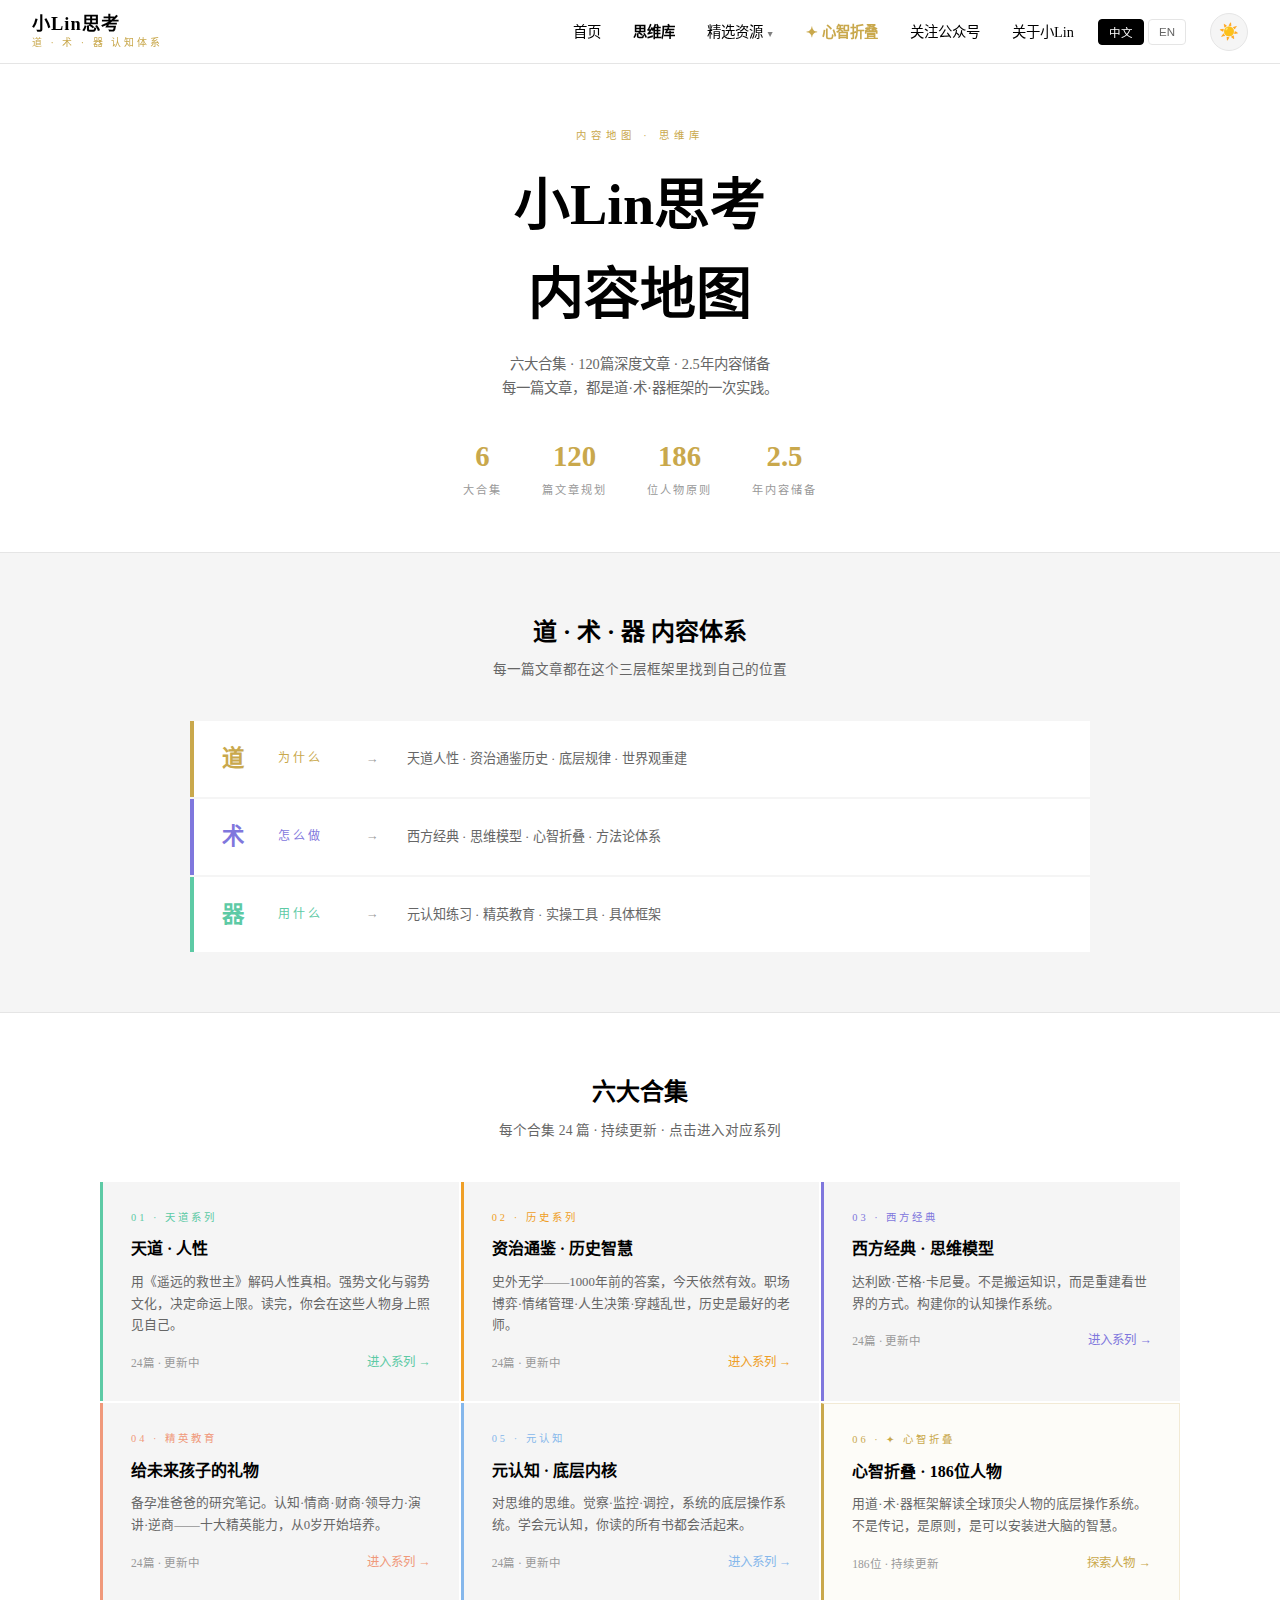
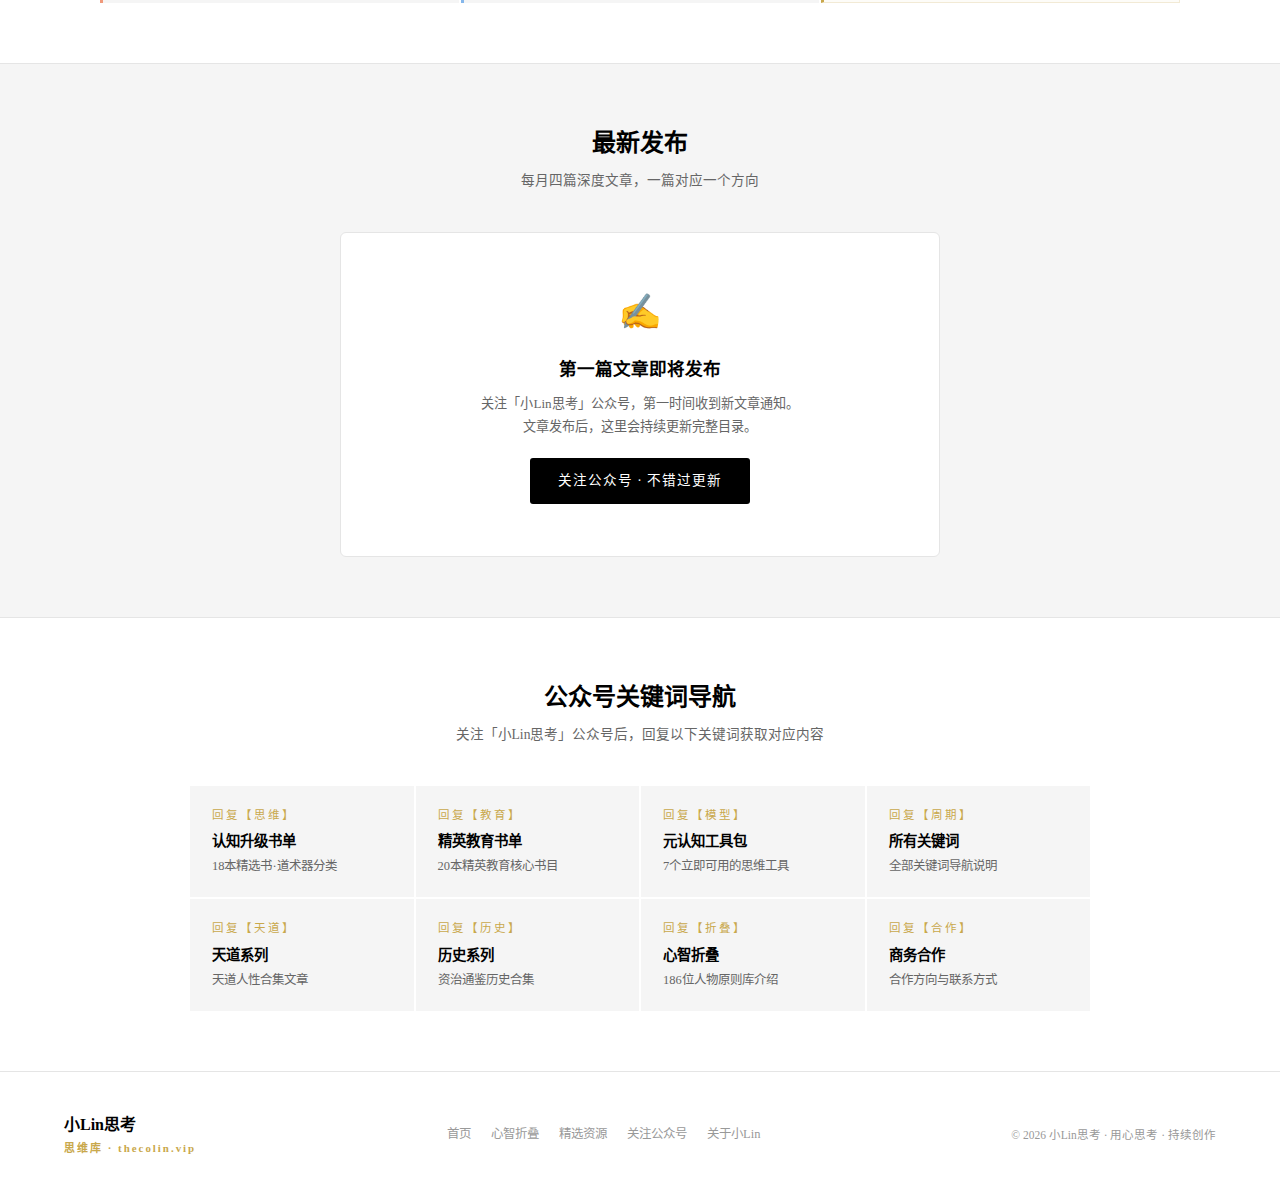
<file: archive.html>
<!DOCTYPE html>
<html lang="zh-CN">
<head>
    <meta charset="UTF-8">
    <meta name="viewport" content="width=device-width, initial-scale=1.0">
    <title>思维库 · 内容地图 | 小Lin思考 · 道·术·器认知体系</title>
    <meta name="description" content="小Lin思考全部内容的索引地图。天道人性·资治通鉴·西方经典·精英教育·元认知·心智折叠，六大合集120篇深度文章。">
    <meta name="keywords" content="小Lin思考,思维库,内容地图,道术器,天道,资治通鉴,元认知,心智折叠">
    <meta http-equiv="Content-Security-Policy" content="default-src 'self'; script-src 'self' 'unsafe-inline' https://www.googletagmanager.com https://www.google-analytics.com; style-src 'self' 'unsafe-inline' https://fonts.googleapis.com; font-src 'self' https://fonts.gstatic.com; img-src 'self' data: https:; connect-src 'self' https://www.google-analytics.com;">

    <script async src="https://www.googletagmanager.com/gtag/js?id=G-MPQTS8G2HD"></script>
    <script>window.dataLayer=window.dataLayer||[];function gtag(){dataLayer.push(arguments);}gtag('js',new Date());gtag('config','G-MPQTS8G2HD');</script>

    <link rel="icon" type="image/svg+xml" href="data:image/svg+xml,<svg xmlns='http://www.w3.org/2000/svg' viewBox='0 0 100 100'><rect width='100' height='100' fill='%23000000' rx='12'/><text x='50' y='72' font-family='Georgia' font-size='52' fill='%23C9A84C' text-anchor='middle'>思</text></svg>">
    <link rel="preconnect" href="https://fonts.googleapis.com">
    <link rel="preconnect" href="https://fonts.gstatic.com" crossorigin>
    <link href="https://fonts.googleapis.com/css2?family=Playfair+Display:ital,wght@0,700;0,900;1,700&family=Noto+Serif+SC:wght@300;400;500;700&display=swap" rel="stylesheet" media="print" onload="this.media='all'">
    <noscript><link href="https://fonts.googleapis.com/css2?family=Playfair+Display:ital,wght@0,700;0,900;1,700&family=Noto+Serif+SC:wght@300;400;500;700&display=swap" rel="stylesheet"></noscript>
    <meta property="og:title" content="思维库 · 内容地图 | 小Lin思考">
    <meta property="og:description" content="六大合集120篇深度文章的完整索引">
    <link rel="canonical" href="https://thecolin.vip/archive.html">

    <style>
        *{margin:0;padding:0;box-sizing:border-box;}
        :root{
            --bg-primary:#fff;--bg-secondary:#f5f5f5;--bg-card:#fff;
            --text-primary:#000;--text-secondary:#666;--text-muted:#999;
            --border:#e5e5e5;--gold:#C9A84C;--teal:#5DCAA5;--amber:#EF9F27;
            --purple:#7F77DD;--coral:#F0997B;--blue:#85B7EB;
            --button-bg-dark:#000;--button-text-dark:#fff;
        }
        [data-theme="dark"]{
            --bg-primary:#0a0a0a;--bg-secondary:#141414;--bg-card:#1a1a1a;
            --text-primary:#fff;--text-secondary:#a0a0a0;--text-muted:#555;
            --border:#2a2a2a;--button-bg-dark:#fff;--button-text-dark:#000;
        }
        body{font-family:'Noto Serif SC',Georgia,serif;background:var(--bg-primary);color:var(--text-primary);line-height:1.6;padding-top:64px;}

        /* 导航 */
        .nav-header{background:rgba(255,255,255,0.97);padding:0 2rem;position:fixed;top:0;left:0;right:0;z-index:1000;backdrop-filter:blur(12px);border-bottom:1px solid var(--border);height:64px;display:flex;align-items:center;}
        [data-theme="dark"] .nav-header{background:rgba(10,10,10,0.97);border-bottom-color:#2a2a2a;}
        .nav-content{max-width:1400px;margin:0 auto;width:100%;display:flex;align-items:center;justify-content:space-between;}
        .nav-logo-wrap{text-decoration:none;display:flex;flex-direction:column;line-height:1.25;gap:1px;}
        .nav-logo-main{font-family:'Playfair Display',Georgia,serif;font-size:1.15rem;font-weight:700;color:var(--text-primary);letter-spacing:1px;}
        .nav-logo-sub{font-size:0.62rem;color:var(--gold);letter-spacing:3px;}
        .nav-right{display:flex;align-items:center;gap:1.5rem;}
        .nav-links{display:flex;gap:2rem;list-style:none;align-items:center;margin:0;padding:0;}
        .nav-link{color:var(--text-primary);text-decoration:none;font-size:0.9rem;transition:color 0.2s;white-space:nowrap;}
        .nav-link:hover{color:var(--text-secondary);}
        .nav-link.gold-link{color:var(--gold)!important;font-weight:700;}
        .nav-dropdown{position:relative;}
        .dropdown-arrow{font-size:0.55rem;margin-left:3px;opacity:0.5;}
        .dropdown-menu{position:absolute;top:calc(100% + 8px);left:-12px;background:var(--bg-card);border:1px solid var(--border);border-radius:8px;padding:8px 0;min-width:190px;list-style:none;opacity:0;visibility:hidden;transform:translateY(4px);transition:all 0.18s;box-shadow:0 8px 24px rgba(0,0,0,0.08);z-index:200;}
        [data-theme="dark"] .dropdown-menu{background:#1a1a1a;border-color:#2a2a2a;}
        .nav-dropdown:hover .dropdown-menu{opacity:1;visibility:visible;transform:translateY(0);}
        .dropdown-menu li a{display:block;padding:9px 20px;font-size:0.85rem;color:var(--text-secondary);text-decoration:none;transition:color 0.15s;}
        .dropdown-menu li a:hover{color:var(--text-primary);background:var(--bg-secondary);}
        .lang-switcher{display:flex;gap:4px;}
        .lang-btn{padding:4px 10px;border:1px solid var(--border);background:var(--bg-card);cursor:pointer;font-size:0.72rem;border-radius:4px;color:var(--text-secondary);transition:all 0.2s;}
        .lang-btn.active{background:var(--button-bg-dark);color:var(--button-text-dark);border-color:var(--button-bg-dark);}
        .theme-switcher{width:38px;height:38px;border-radius:50%;background:var(--bg-secondary);border:1px solid var(--border);cursor:pointer;font-size:1rem;display:flex;align-items:center;justify-content:center;transition:transform 0.3s;}
        .theme-switcher:hover{transform:rotate(180deg);}
        .hamburger{display:none;flex-direction:column;justify-content:center;gap:5px;cursor:pointer;padding:8px;border:none;background:transparent;z-index:1100;}
        .hamburger span{display:block;width:22px;height:2px;background:var(--text-primary);transition:all 0.3s;transform-origin:center;border-radius:2px;}
        .hamburger.active span:nth-child(1){transform:translateY(7px) rotate(45deg);}
        .hamburger.active span:nth-child(2){opacity:0;}
        .hamburger.active span:nth-child(3){transform:translateY(-7px) rotate(-45deg);}
        @media(max-width:900px){
            .hamburger{display:flex!important;}
            .nav-right ul.nav-links{display:none!important;position:fixed;top:64px;left:0;right:0;bottom:0;background:var(--bg-primary);border-top:1px solid var(--border);flex-direction:column!important;gap:0!important;padding:0.5rem 0 2rem;z-index:998;overflow-y:auto;}
            .nav-right ul.nav-links.mobile-open{display:flex!important;}
            .nav-right ul.nav-links>li{width:100%;border-bottom:1px solid var(--border);}
            .nav-right ul.nav-links>li>a{display:block!important;padding:1rem 2rem!important;font-size:1rem!important;}
            .nav-right ul.nav-links .dropdown-menu{position:static!important;box-shadow:none!important;background:var(--bg-secondary)!important;opacity:1!important;visibility:visible!important;display:block!important;border-radius:0!important;border:none!important;transform:none!important;padding:0!important;}
            .nav-right ul.nav-links .dropdown-menu li a{padding:0.75rem 3rem!important;}
            .dropdown-arrow{display:none!important;}
            .lang-switcher{display:none!important;}
            .nav-logo-sub{display:none;}
        }

        /* 页面样式 */
        .back-to-top{position:fixed;bottom:30px;right:30px;width:48px;height:48px;background:var(--button-bg-dark);color:var(--button-text-dark);border:none;border-radius:50%;cursor:pointer;font-size:1.2rem;opacity:0;visibility:hidden;transition:all 0.3s;box-shadow:0 4px 12px rgba(0,0,0,0.15);z-index:999;}
        .back-to-top.visible{opacity:1;visibility:visible;}
        .back-to-top:hover{transform:translateY(-3px);}

        .page-header{padding:64px 5% 52px;border-bottom:1px solid var(--border);text-align:center;}
        .page-header-label{font-size:0.65rem;color:var(--gold);letter-spacing:5px;display:block;margin-bottom:16px;}
        .page-header h1{font-family:'Playfair Display',Georgia,serif;font-size:clamp(32px,6vw,56px);font-weight:900;margin-bottom:12px;}
        .page-header-desc{font-size:0.9rem;color:var(--text-secondary);line-height:1.7;max-width:560px;margin:0 auto 32px;}
        .page-stats{display:flex;gap:40px;justify-content:center;flex-wrap:wrap;}
        .page-stat{text-align:center;}
        .page-stat-num{font-family:'Playfair Display',Georgia,serif;font-size:1.8rem;font-weight:700;color:var(--gold);}
        .page-stat-label{font-size:0.7rem;color:var(--text-muted);letter-spacing:2px;margin-top:3px;}

        /* 道术器系统图 */
        .system-map{padding:60px 5%;border-bottom:1px solid var(--border);background:var(--bg-secondary);}
        [data-theme="dark"] .system-map{background:#0d0d0d;}
        .system-map-inner{max-width:900px;margin:0 auto;}
        .system-map h2{font-family:'Playfair Display',Georgia,serif;font-size:1.5rem;font-weight:700;text-align:center;margin-bottom:8px;}
        .system-map-desc{text-align:center;font-size:0.85rem;color:var(--text-secondary);margin-bottom:40px;}
        .system-layers{display:flex;flex-direction:column;gap:2px;}
        .system-layer{background:var(--bg-card);padding:20px 28px;display:flex;align-items:center;gap:20px;}
        [data-theme="dark"] .system-layer{background:#111;}
        .layer-label{font-family:'Playfair Display',Georgia,serif;font-size:1.4rem;min-width:36px;font-weight:700;}
        .layer-name{font-size:0.75rem;letter-spacing:3px;min-width:60px;}
        .layer-desc{font-size:0.82rem;color:var(--text-secondary);flex:1;}
        .layer-arrow{font-size:0.8rem;color:var(--text-muted);margin:0 8px;}
        @media(max-width:600px){.system-layer{flex-wrap:wrap;}.layer-arrow{display:none;}}

        /* 六大合集 */
        .collections{padding:60px 5%;border-bottom:1px solid var(--border);}
        .collections h2{font-family:'Playfair Display',Georgia,serif;font-size:1.5rem;font-weight:700;margin-bottom:8px;text-align:center;}
        .collections-desc{text-align:center;font-size:0.85rem;color:var(--text-secondary);margin-bottom:40px;}
        .collections-grid{display:grid;grid-template-columns:repeat(auto-fit,minmax(280px,1fr));gap:2px;max-width:1080px;margin:0 auto;}
        .col-card{background:var(--bg-secondary);padding:28px;border-left:3px solid transparent;transition:background 0.2s;}
        [data-theme="dark"] .col-card{background:#111;}
        .col-card:hover{background:var(--bg-card);}
        [data-theme="dark"] .col-card:hover{background:#161616;}
        .col-card.featured{background:rgba(201,168,76,0.04);border:1px solid rgba(201,168,76,0.2);border-left:3px solid var(--gold);}
        .col-num{font-size:0.65rem;letter-spacing:3px;margin-bottom:10px;display:block;}
        .col-title{font-family:'Playfair Display',Georgia,serif;font-size:1rem;font-weight:700;margin-bottom:10px;}
        .col-desc{font-size:0.8rem;color:var(--text-secondary);line-height:1.7;margin:0 0 16px;}
        .col-meta{display:flex;align-items:center;justify-content:space-between;}
        .col-count{font-size:0.72rem;color:var(--text-muted);}
        .col-link{font-size:0.78rem;text-decoration:none;transition:opacity 0.2s;}
        .col-link:hover{opacity:0.7;}

        /* 最新文章 */
        .articles-section{padding:60px 5%;border-bottom:1px solid var(--border);background:var(--bg-secondary);}
        [data-theme="dark"] .articles-section{background:#0d0d0d;}
        .articles-section h2{font-family:'Playfair Display',Georgia,serif;font-size:1.5rem;font-weight:700;margin-bottom:8px;text-align:center;}
        .articles-desc{text-align:center;font-size:0.85rem;color:var(--text-secondary);margin-bottom:40px;}
        .articles-placeholder{max-width:600px;margin:0 auto;text-align:center;padding:52px 20px;border:1px solid var(--border);border-radius:6px;background:var(--bg-card);}
        .articles-placeholder-icon{font-size:2.2rem;margin-bottom:14px;}
        .articles-placeholder h3{font-family:'Playfair Display',Georgia,serif;font-size:1.1rem;margin-bottom:10px;}
        .articles-placeholder p{font-size:0.82rem;color:var(--text-secondary);margin-bottom:20px;line-height:1.7;}
        .btn-primary{background:var(--button-bg-dark);color:var(--button-text-dark);padding:12px 28px;text-decoration:none;font-size:0.85rem;border-radius:3px;letter-spacing:1px;transition:opacity 0.2s;display:inline-block;}
        .btn-primary:hover{opacity:0.85;}

        /* 关键词导航 */
        .keywords-section{padding:60px 5%;}
        .keywords-section h2{font-family:'Playfair Display',Georgia,serif;font-size:1.5rem;font-weight:700;margin-bottom:8px;text-align:center;}
        .keywords-desc{text-align:center;font-size:0.85rem;color:var(--text-secondary);margin-bottom:40px;}
        .keywords-grid{display:grid;grid-template-columns:repeat(auto-fit,minmax(200px,1fr));gap:2px;max-width:900px;margin:0 auto;}
        .keyword-card{background:var(--bg-secondary);padding:20px 22px;transition:background 0.2s;}
        [data-theme="dark"] .keyword-card{background:#111;}
        .keyword-card:hover{background:var(--bg-card);}
        .keyword-trigger{font-size:0.72rem;color:var(--gold);letter-spacing:2px;margin-bottom:6px;display:block;}
        .keyword-name{font-weight:700;font-size:0.9rem;margin-bottom:4px;}
        .keyword-desc{font-size:0.78rem;color:var(--text-secondary);}

        /* 页脚 */
        .footer{background:var(--bg-primary);border-top:1px solid var(--border);padding:40px 5%;}
        .footer-inner{max-width:1200px;margin:0 auto;display:flex;align-items:center;justify-content:space-between;flex-wrap:wrap;gap:20px;}
        .footer-brand{font-family:'Playfair Display',Georgia,serif;font-weight:700;}
        .footer-brand span{color:var(--gold);font-size:0.68rem;letter-spacing:2px;display:block;margin-top:3px;}
        .footer-links{display:flex;gap:20px;flex-wrap:wrap;}
        .footer-links a{font-size:0.78rem;color:var(--text-muted);text-decoration:none;transition:color 0.2s;}
        .footer-links a:hover{color:var(--text-primary);}
        .footer-copy{font-size:0.72rem;color:var(--text-muted);}
    </style>
</head>
<body>

<nav class="nav-header" role="navigation" aria-label="主导航">
    <div class="nav-content">
        <a href="index.html" class="nav-logo-wrap">
            <span class="nav-logo-main">小Lin思考</span>
            <span class="nav-logo-sub">道 · 术 · 器 认知体系</span>
        </a>
        <div class="nav-right">
            <button class="hamburger" id="hamburgerBtn" aria-label="打开菜单" aria-expanded="false">
                <span></span><span></span><span></span>
            </button>
            <ul class="nav-links" id="mainNavLinks">
                <li><a href="index.html" class="nav-link">首页</a></li>
                <li><a href="archive.html" class="nav-link" style="font-weight:700;">思维库</a></li>
                <li class="nav-dropdown">
                    <a href="products.html" class="nav-link">
                        <span>精选资源</span><span class="dropdown-arrow">▼</span>
                    </a>
                    <ul class="dropdown-menu">
                        <li><a href="products.html?category=writing">✍️ 写作指南</a></li>
                        <li><a href="products.html?category=goals">🎯 目标规划</a></li>
                        <li><a href="products.html?category=thinking">🧠 思维模型</a></li>
                        <li><a href="products.html?category=learning">📚 学习方法</a></li>
                        <li style="border-top:1px solid var(--border);margin-top:6px;padding-top:6px;"><a href="products.html#payment-complete" style="color:#ff6b6b;font-weight:bold;">🎉 完整套装（¥159）</a></li>
                    </ul>
                </li>
                <li><a href="wisdom.html" class="nav-link gold-link">✦ 心智折叠</a></li>
                <li><a href="subscribe.html" class="nav-link">关注公众号</a></li>
                <li><a href="index.html#about" class="nav-link">关于小Lin</a></li>
            </ul>
            <div class="lang-switcher">
                <button class="lang-btn active" data-lang="zh">中文</button>
                <button class="lang-btn" data-lang="en">EN</button>
            </div>
            <button class="theme-switcher" id="themeSwitcherBtn" aria-label="切换主题">
                <span class="theme-icon">🌙</span>
            </button>
        </div>
    </div>
</nav>

<button class="back-to-top" id="backToTop">↑</button>

<main role="main">

<!-- 页头 -->
<section class="page-header">
    <span class="page-header-label">内容地图 · 思维库</span>
    <h1>小Lin思考<br>内容地图</h1>
    <p class="page-header-desc">六大合集 · 120篇深度文章 · 2.5年内容储备<br>每一篇文章，都是道·术·器框架的一次实践。</p>
    <div class="page-stats">
        <div class="page-stat"><div class="page-stat-num">6</div><div class="page-stat-label">大合集</div></div>
        <div class="page-stat"><div class="page-stat-num">120</div><div class="page-stat-label">篇文章规划</div></div>
        <div class="page-stat"><div class="page-stat-num">186</div><div class="page-stat-label">位人物原则</div></div>
        <div class="page-stat"><div class="page-stat-num">2.5</div><div class="page-stat-label">年内容储备</div></div>
    </div>
</section>

<!-- 道术器系统图 -->
<section class="system-map">
    <div class="system-map-inner">
        <h2>道 · 术 · 器 内容体系</h2>
        <p class="system-map-desc">每一篇文章都在这个三层框架里找到自己的位置</p>
        <div class="system-layers">
            <div class="system-layer" style="border-left:4px solid var(--gold);">
                <div class="layer-label" style="color:var(--gold);">道</div>
                <div class="layer-name" style="color:var(--gold);">为什么</div>
                <span class="layer-arrow">→</span>
                <div class="layer-desc">天道人性 · 资治通鉴历史 · 底层规律 · 世界观重建</div>
            </div>
            <div class="system-layer" style="border-left:4px solid var(--purple);">
                <div class="layer-label" style="color:var(--purple);">术</div>
                <div class="layer-name" style="color:var(--purple);">怎么做</div>
                <span class="layer-arrow">→</span>
                <div class="layer-desc">西方经典 · 思维模型 · 心智折叠 · 方法论体系</div>
            </div>
            <div class="system-layer" style="border-left:4px solid var(--teal);">
                <div class="layer-label" style="color:var(--teal);">器</div>
                <div class="layer-name" style="color:var(--teal);">用什么</div>
                <span class="layer-arrow">→</span>
                <div class="layer-desc">元认知练习 · 精英教育 · 实操工具 · 具体框架</div>
            </div>
        </div>
    </div>
</section>

<!-- 六大合集 -->
<section class="collections" id="collections">
    <h2>六大合集</h2>
    <p class="collections-desc">每个合集 24 篇 · 持续更新 · 点击进入对应系列</p>
    <div class="collections-grid">
        <div class="col-card" style="border-left-color:var(--teal);">
            <span class="col-num" style="color:var(--teal);">01 · 天道系列</span>
            <div class="col-title">天道 · 人性</div>
            <p class="col-desc">用《遥远的救世主》解码人性真相。强势文化与弱势文化，决定命运上限。读完，你会在这些人物身上照见自己。</p>
            <div class="col-meta">
                <span class="col-count">24篇 · 更新中</span>
                <a href="archive.html?collection=tiandao" class="col-link" style="color:var(--teal);">进入系列 →</a>
            </div>
        </div>
        <div class="col-card" style="border-left-color:var(--amber);">
            <span class="col-num" style="color:var(--amber);">02 · 历史系列</span>
            <div class="col-title">资治通鉴 · 历史智慧</div>
            <p class="col-desc">史外无学——1000年前的答案，今天依然有效。职场博弈·情绪管理·人生决策·穿越乱世，历史是最好的老师。</p>
            <div class="col-meta">
                <span class="col-count">24篇 · 更新中</span>
                <a href="archive.html?collection=history" class="col-link" style="color:var(--amber);">进入系列 →</a>
            </div>
        </div>
        <div class="col-card" style="border-left-color:var(--purple);">
            <span class="col-num" style="color:var(--purple);">03 · 西方经典</span>
            <div class="col-title">西方经典 · 思维模型</div>
            <p class="col-desc">达利欧·芒格·卡尼曼。不是搬运知识，而是重建看世界的方式。构建你的认知操作系统。</p>
            <div class="col-meta">
                <span class="col-count">24篇 · 更新中</span>
                <a href="archive.html?collection=western" class="col-link" style="color:var(--purple);">进入系列 →</a>
            </div>
        </div>
        <div class="col-card" style="border-left-color:var(--coral);">
            <span class="col-num" style="color:var(--coral);">04 · 精英教育</span>
            <div class="col-title">给未来孩子的礼物</div>
            <p class="col-desc">备孕准爸爸的研究笔记。认知·情商·财商·领导力·演讲·逆商——十大精英能力，从0岁开始培养。</p>
            <div class="col-meta">
                <span class="col-count">24篇 · 更新中</span>
                <a href="archive.html?collection=education" class="col-link" style="color:var(--coral);">进入系列 →</a>
            </div>
        </div>
        <div class="col-card" style="border-left-color:var(--blue);">
            <span class="col-num" style="color:var(--blue);">05 · 元认知</span>
            <div class="col-title">元认知 · 底层内核</div>
            <p class="col-desc">对思维的思维。觉察·监控·调控，系统的底层操作系统。学会元认知，你读的所有书都会活起来。</p>
            <div class="col-meta">
                <span class="col-count">24篇 · 更新中</span>
                <a href="archive.html?collection=meta" class="col-link" style="color:var(--blue);">进入系列 →</a>
            </div>
        </div>
        <div class="col-card featured">
            <span class="col-num" style="color:var(--gold);">06 · ✦ 心智折叠</span>
            <div class="col-title">心智折叠 · 186位人物</div>
            <p class="col-desc">用道·术·器框架解读全球顶尖人物的底层操作系统。不是传记，是原则，是可以安装进大脑的智慧。</p>
            <div class="col-meta">
                <span class="col-count">186位 · 持续更新</span>
                <a href="wisdom.html" class="col-link" style="color:var(--gold);">探索人物 →</a>
            </div>
        </div>
    </div>
</section>

<!-- 最新文章 -->
<section class="articles-section" id="articles">
    <h2>最新发布</h2>
    <p class="articles-desc">每月四篇深度文章，一篇对应一个方向</p>
    <div class="articles-placeholder">
        <div class="articles-placeholder-icon">✍️</div>
        <h3>第一篇文章即将发布</h3>
        <p>关注「小Lin思考」公众号，第一时间收到新文章通知。<br>文章发布后，这里会持续更新完整目录。</p>
        <a href="subscribe.html" class="btn-primary">关注公众号 · 不错过更新</a>
    </div>
</section>

<!-- 关键词导航 -->
<section class="keywords-section" id="keywords">
    <h2>公众号关键词导航</h2>
    <p class="keywords-desc">关注「小Lin思考」公众号后，回复以下关键词获取对应内容</p>
    <div class="keywords-grid">
        <div class="keyword-card">
            <span class="keyword-trigger">回复【思维】</span>
            <div class="keyword-name">认知升级书单</div>
            <div class="keyword-desc">18本精选书·道术器分类</div>
        </div>
        <div class="keyword-card">
            <span class="keyword-trigger">回复【教育】</span>
            <div class="keyword-name">精英教育书单</div>
            <div class="keyword-desc">20本精英教育核心书目</div>
        </div>
        <div class="keyword-card">
            <span class="keyword-trigger">回复【模型】</span>
            <div class="keyword-name">元认知工具包</div>
            <div class="keyword-desc">7个立即可用的思维工具</div>
        </div>
        <div class="keyword-card">
            <span class="keyword-trigger">回复【周期】</span>
            <div class="keyword-name">所有关键词</div>
            <div class="keyword-desc">全部关键词导航说明</div>
        </div>
        <div class="keyword-card">
            <span class="keyword-trigger">回复【天道】</span>
            <div class="keyword-name">天道系列</div>
            <div class="keyword-desc">天道人性合集文章</div>
        </div>
        <div class="keyword-card">
            <span class="keyword-trigger">回复【历史】</span>
            <div class="keyword-name">历史系列</div>
            <div class="keyword-desc">资治通鉴历史合集</div>
        </div>
        <div class="keyword-card">
            <span class="keyword-trigger">回复【折叠】</span>
            <div class="keyword-name">心智折叠</div>
            <div class="keyword-desc">186位人物原则库介绍</div>
        </div>
        <div class="keyword-card">
            <span class="keyword-trigger">回复【合作】</span>
            <div class="keyword-name">商务合作</div>
            <div class="keyword-desc">合作方向与联系方式</div>
        </div>
    </div>
</section>

</main>

<footer class="footer">
    <div class="footer-inner">
        <div class="footer-brand">小Lin思考<span>思维库 · thecolin.vip</span></div>
        <div class="footer-links">
            <a href="index.html">首页</a>
            <a href="wisdom.html">心智折叠</a>
            <a href="products.html">精选资源</a>
            <a href="subscribe.html">关注公众号</a>
            <a href="index.html#about">关于小Lin</a>
        </div>
        <div class="footer-copy">© 2026 小Lin思考 · 用心思考 · 持续创作</div>
    </div>
</footer>

<script>
var _t=localStorage.getItem('preferred-theme')||'light';
document.documentElement.setAttribute('data-theme',_t);
var _tb=document.getElementById('themeSwitcherBtn');
var _ic=_tb?_tb.querySelector('.theme-icon'):null;
if(_ic)_ic.textContent=_t==='dark'?'🌙':'☀️';
if(_tb){_tb.addEventListener('click',function(){_t=_t==='dark'?'light':'dark';document.documentElement.setAttribute('data-theme',_t);if(_ic)_ic.textContent=_t==='dark'?'🌙':'☀️';localStorage.setItem('preferred-theme',_t);});}
var _hb=document.getElementById('hamburgerBtn');
var _nl=document.getElementById('mainNavLinks');
if(_hb&&_nl){_hb.addEventListener('click',function(){var o=_nl.classList.toggle('mobile-open');_hb.classList.toggle('active',o);_hb.setAttribute('aria-expanded',o);});document.addEventListener('click',function(e){if(!_hb.contains(e.target)&&!_nl.contains(e.target)){_nl.classList.remove('mobile-open');_hb.classList.remove('active');}});}
var _bt=document.getElementById('backToTop');
if(_bt){window.addEventListener('scroll',function(){_bt.classList.toggle('visible',window.scrollY>400);},{passive:true});_bt.addEventListener('click',function(){window.scrollTo({top:0,behavior:'smooth'});});}
</script>
</body>
</html>
</file>
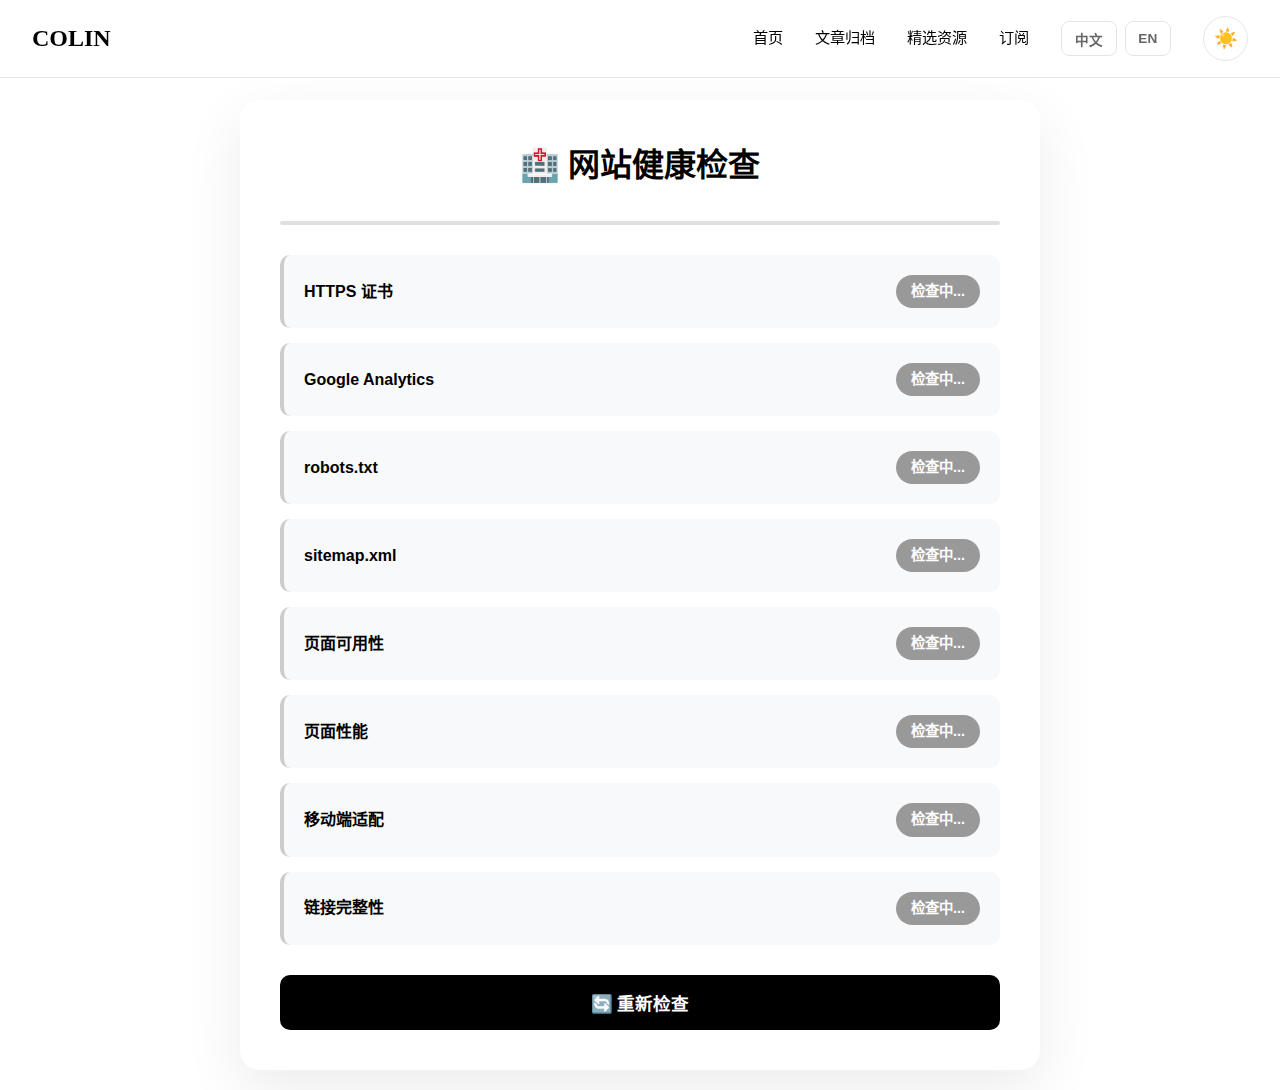
<file: health-check.html>
<!DOCTYPE html>
<html lang="zh-CN">
<head>
    <meta charset="UTF-8">
    <meta name="viewport" content="width=device-width, initial-scale=1.0">
    <title>网站健康检查 | COLIN</title>
    <meta name="description" content="网站健康检查页面 - 检查网站各项功能和配置是否正常">
    <meta name="keywords" content="健康检查,网站检测,性能监测,SEO检查">
    <!-- Content Security Policy -->
    <!-- Content Security Policy (统一策略) -->
    <meta http-equiv="Content-Security-Policy" content="default-src 'self'; script-src 'self' 'unsafe-inline' https://cdn.jsdelivr.net https://www.googletagmanager.com; style-src 'self' 'unsafe-inline' https://cdn.jsdelivr.net; img-src 'self' data: https: http:; font-src 'self' data:; connect-src 'self' https://api.github.com https://www.google-analytics.com;">

    <!-- Google Analytics 4 -->
    <script async src="https://www.googletagmanager.com/gtag/js?id=G-MPQTS8G2HD"></script>
    <script>
        window.dataLayer = window.dataLayer || [];
        function gtag(){dataLayer.push(arguments);}
        gtag('js', new Date());
        gtag('config', 'G-MPQTS8G2HD');
    </script>

    <!-- Favicon -->
    <link rel="icon" type="image/svg+xml" href="data:image/svg+xml,<svg xmlns='http://www.w3.org/2000/svg' viewBox='0 0 100 100'><rect width='100' height='100' fill='%23000000' rx='12'/><text x='50' y='75' font-family='Georgia, Times New Roman, serif' font-size='72' font-weight='bold' fill='white' text-anchor='middle' letter-spacing='-1'>C</text></svg>">

    <style>
        * {
            margin: 0;
            padding: 0;
            box-sizing: border-box;
        }

        :root {
            --bg-primary: #ffffff;
            --bg-secondary: #f5f5f5;
            --bg-card: #ffffff;
            --text-primary: #000000;
            --text-secondary: #666666;
            --accent: #000000;
            --accent-hover: #333333;
            --border: #e5e5e5;
            --button-bg-dark: #000000;
            --button-text-dark: #ffffff;
        }

        /* 深色模式 */
        [data-theme="dark"] {
            --bg-primary: #0a0a0a;
            --bg-secondary: #141414;
            --bg-card: #1a1a1a;
            --text-primary: #ffffff;
            --text-secondary: #a0a0a0;
            --accent: #ffffff;
            --accent-hover: #e0e0e0;
            --border: #2a2a2a;
            --button-bg-dark: #ffffff;
            --button-text-dark: #000000;
        }

        body {
            font-family: -apple-system, BlinkMacSystemFont, 'Segoe UI', sans-serif;
            line-height: 1.6;
            background: var(--bg-primary);
            min-height: 100vh;
            padding: 20px;
        }

        .container {
            max-width: 800px;
            margin: 0 auto;
        }

        .card {
            background: var(--bg-card);
            border-radius: 20px;
            padding: 40px;
            box-shadow: 0 20px 60px rgba(0,0,0,0.08);
        }

        h1 {
            color: var(--text-primary);
            margin-bottom: 30px;
            text-align: center;
        }

        /* 主题切换按钮 */
        .theme-switcher {
            width: 45px;
            height: 45px;
            border-radius: 50%;
            background: var(--bg-card);
            border: 1px solid var(--border);
            display: flex;
            align-items: center;
            justify-content: center;
            cursor: pointer;
            font-size: 1.2rem;
            transition: all 0.3s;
        }

        .theme-switcher:hover {
            background: var(--accent);
            border-color: var(--accent);
            transform: rotate(180deg);
        }

        /* 导航栏样式 */
        .nav-header {
            background: rgba(255, 255, 255, 0.98);
            padding: 1rem 2rem;
            position: fixed;
            top: 0;
            left: 0;
            right: 0;
            z-index: 1000;
            backdrop-filter: blur(10px);
            border-bottom: 1px solid var(--border);
        }

        [data-theme="dark"] .nav-header {
            background: rgba(10, 10, 10, 0.98);
        }

        .nav-content {
            max-width: 1400px;
            margin: 0 auto;
            display: flex;
            align-items: center;
            justify-content: space-between;
        }

        .nav-logo {
            color: #000000;
            text-decoration: none;
            font-size: 1.5rem;
            font-weight: bold;
            font-family: Georgia, serif;
        }

        [data-theme="dark"] .nav-logo {
            color: #ffffff;
        }

        .nav-links {
            display: flex;
            gap: 2rem;
            align-items: center;
        }

        .nav-link {
            color: #000000;
            text-decoration: none;
            font-size: 0.95rem;
            transition: color 0.3s;
        }

        [data-theme="dark"] .nav-link {
            color: #ffffff;
        }

        .nav-link:hover {
            color: var(--text-secondary);
        }

        .check-item {
            display: flex;
            justify-content: space-between;
            align-items: center;
            padding: 20px;
            margin-bottom: 15px;
            background: #f8f9fa;
            border-radius: 10px;
            border-left: 4px solid #ccc;
            transition: all 0.3s;
        }

        .check-item.success {
            border-left-color: #27ae60;
            background: #d4edda;
        }

        .check-item.error {
            border-left-color: #e74c3c;
            background: #f8d7da;
        }

        .check-item.warning {
            border-left-color: #f39c12;
            background: #fff3cd;
        }

        .check-name {
            font-weight: 600;
            color: var(--text-primary);
        }

        .check-status {
            padding: 5px 15px;
            border-radius: 20px;
            font-weight: bold;
            font-size: 0.9rem;
        }

        .check-status.success {
            background: #27ae60;
            color: var(--button-text-dark);
        }

        .check-status.error {
            background: #e74c3c;
            color: var(--button-text-dark);
        }

        .check-status.warning {
            background: #f39c12;
            color: var(--button-text-dark);
        }

        .check-status.pending {
            background: #999;
            color: var(--button-text-dark);
        }

        .progress-bar {
            width: 100%;
            height: 4px;
            background: #e0e0e0;
            border-radius: 2px;
            margin: 30px 0;
            overflow: hidden;
        }

        .progress-fill {
            height: 100%;
            background: var(--button-bg-dark);
            transition: width 0.3s ease;
        }

        .summary {
            text-align: center;
            margin-top: 30px;
            padding: 20px;
            background: var(--button-bg-dark);
            border-radius: 12px;
            color: var(--button-text-dark);
        }

        .summary h2 {
            margin-bottom: 10px;
        }

        .summary .score {
            font-size: 2.5rem;
            font-weight: bold;
        }

        .refresh-btn {
            display: block;
            width: 100%;
            padding: 15px;
            background: var(--button-bg-dark);
            color: var(--button-text-dark);
            border: none;
            border-radius: 10px;
            font-size: 1.1rem;
            font-weight: bold;
            cursor: pointer;
            transition: all 0.3s;
            margin-top: 30px;
        }

        .refresh-btn:hover {
            transform: translateY(-2px);
            background: var(--accent-hover);
        }

        /* 导航栏深色模式适配 */
        [data-theme="dark"] nav {
            background: rgba(10, 10, 10, 0.98);
            border-bottom: 1px solid #2a2a2a;
        }

        [data-theme="dark"] nav a {
            color: rgba(255,255,255,0.8);
        }

        [data-theme="dark"] nav a:hover {
            color: #ffffff;
        }

        [data-theme="dark"] .card {
            background: var(--bg-card);
        }

        [data-theme="dark"] h1 {
            color: var(--text-primary);
        }

        [data-theme="dark"] .check-name {
            color: var(--text-primary);
        }

        /* 返回顶部按钮 */
        .back-to-top {
            position: fixed;
            bottom: 30px;
            right: 30px;
            width: 50px;
            height: 50px;
            background: var(--button-bg-dark);
            color: var(--button-text-dark);
            border: none;
            border-radius: 50%;
            cursor: pointer;
            opacity: 1;
            visibility: visible;
            transition: all 0.3s;
            font-size: 24px;
            box-shadow: 0 4px 12px rgba(0, 0, 0, 0.15);
            z-index: 9999;
        }

        .back-to-top:hover {
            background: var(--accent-hover);
            transform: translateY(-3px);
        }

        .back-to-top.hidden {
            opacity: 0;
            visibility: hidden;
            transform: translateY(20px);
        }

        .back-to-top.visible {
            opacity: 1;
            visibility: visible;
        }

        .back-to-top:hover {
            transform: translateY(-3px);
            box-shadow: 0 6px 16px rgba(0, 0, 0, 0.2);
        }
    </style>
    <link rel="canonical" href="https://thecolin.vip/">
    <!-- Open Graph / Facebook -->
    <meta property="og:type" content="website">
    <meta property="og:url" content="https://thecolin.vip/">
    <meta property="og:title" content="COLIN - 探索深邃思想">
    <meta property="og:description" content="深度思考 · 终身学习 · 持续成长">
    <meta property="og:image" content="https://thecolin.vip/og-image.jpg">
    
    <!-- Twitter -->
    <meta property="twitter:card" content="summary_large_image">
    <meta property="twitter:url" content="https://thecolin.vip/">
    <meta property="twitter:title" content="COLIN - 探索深邃思想">
    <meta property="twitter:description" content="深度思考 · 终身学习 · 持续成长">
    <meta property="twitter:image" content="https://thecolin.vip/og-image.jpg">
</head>
<body>
    <!-- 简化导航栏 -->
    <nav role="navigation" class="nav-header">
        <div class="nav-content">
            <a href="index.html" class="nav-logo">COLIN</a>
            <div class="nav-links">
                <a href="index.html" class="nav-link" data-zh="首页" data-en="Home" role="menuitem">首页</a>
                <a href="archive.html" class="nav-link" data-zh="文章归档" data-en="Archive" role="menuitem">文章归档</a>
                <a href="products.html" class="nav-link" data-zh="精选资源" data-en="Resources" role="menuitem">精选资源</a>
                <a href="subscribe.html" class="nav-link" data-zh="订阅" data-en="Subscribe" role="menuitem">订阅</a>
                <div class="lang-switcher" style="display: flex; gap: 0.5rem;" role="group" aria-label="语言选择">
                    <button class="lang-btn" data-lang="zh" style="padding: 0.4rem 0.8rem; border: 1px solid var(--border); background: var(--bg-card); border-radius: 8px; cursor: pointer; font-size: 0.85rem; font-weight: 600; color: var(--text-secondary); transition: all 0.3s;" aria-label="中文" aria-pressed="true">中文</button>
                    <button class="lang-btn" data-lang="en" style="padding: 0.4rem 0.8rem; border: 1px solid var(--border); background: var(--bg-card); border-radius: 8px; cursor: pointer; font-size: 0.85rem; font-weight: 600; color: var(--text-secondary); transition: all 0.3s;" aria-label="English" aria-pressed="false">EN</button>
                </div>
                <button class="theme-switcher" aria-label="切换深色/浅色主题" aria-pressed="false" role="switch">
                    <span class="theme-icon" aria-hidden="true">🌙</span>
                </button>
            </div>
        </div>
    </nav>

    <div class="container" style="padding-top: 80px;">
        <div class="card">
            <h1 data-zh="🏥 网站健康检查" data-en="🏥 Health Check">🏥 网站健康检查</h1>

            <div class="progress-bar">
                <div class="progress-fill" id="progress" style="width: 0%"></div>
            </div>

            <div id="checkList">
                <div class="check-item" id="check-https">
                    <span class="check-name" data-zh="HTTPS 证书" data-en="HTTPS Certificate">HTTPS 证书</span>
                    <span class="check-status pending" data-zh="检查中..." data-en="Checking...">检查中...</span>
                </div>

                <div class="check-item" id="check-ga">
                    <span class="check-name" data-zh="Google Analytics" data-en="Google Analytics">Google Analytics</span>
                    <span class="check-status pending" data-zh="检查中..." data-en="Checking...">检查中...</span>
                </div>

                <div class="check-item" id="check-robots">
                    <span class="check-name" data-zh="robots.txt" data-en="robots.txt File">robots.txt</span>
                    <span class="check-status pending" data-zh="检查中..." data-en="Checking...">检查中...</span>
                </div>

                <div class="check-item" id="check-sitemap">
                    <span class="check-name" data-zh="sitemap.xml" data-en="sitemap.xml File">sitemap.xml</span>
                    <span class="check-status pending" data-zh="检查中..." data-en="Checking...">检查中...</span>
                </div>

                <div class="check-item" id="check-pages">
                    <span class="check-name" data-zh="页面可用性" data-en="Page Availability">页面可用性</span>
                    <span class="check-status pending" data-zh="检查中..." data-en="Checking...">检查中...</span>
                </div>

                <div class="check-item" id="check-performance">
                    <span class="check-name" data-zh="页面性能" data-en="Page Performance">页面性能</span>
                    <span class="check-status pending" data-zh="检查中..." data-en="Checking...">检查中...</span>
                </div>

                <div class="check-item" id="check-mobile">
                    <span class="check-name" data-zh="移动端适配" data-en="Mobile Optimization">移动端适配</span>
                    <span class="check-status pending" data-zh="检查中..." data-en="Checking...">检查中...</span>
                </div>

                <div class="check-item" id="check-links">
                    <span class="check-name" data-zh="链接完整性" data-en="Link Integrity">链接完整性</span>
                    <span class="check-status pending" data-zh="检查中..." data-en="Checking...">检查中...</span>
                </div>
            </div>

            <div class="summary" id="summary" style="display: none;">
                <h2 data-zh="总体健康评分" data-en="Overall Health Score">总体健康评分</h2>
                <div class="score" id="score">0</div>
                <div>/ 100</div>
            </div>

            <button class="refresh-btn" id="refreshBtn" data-zh="🔄 重新检查" data-en="🔄 Re-check">🔄 重新检查</button>
        </div>
    </div>

    <!-- Common JS -->
    <script src="/js/common.js" defer></script>

    <script>
        let currentLang = localStorage.getItem('preferred-lang') || 'zh';

        // 使用事件委托移除内联事件处理器
        document.getElementById('refreshBtn').addEventListener('click', runHealthCheck);

        async function runHealthCheck() {
            const checks = {
                'check-https': checkHTTPS,
                'check-ga': checkGoogleAnalytics,
                'check-robots': checkRobots,
                'check-sitemap': checkSitemap,
                'check-pages': checkPages,
                'check-performance': checkPerformance,
                'check-mobile': checkMobile,
                'check-links': checkLinks
            };

            const checkIds = Object.keys(checks);
            let completed = 0;
            let score = 0;

            // 重置所有状态
            checkIds.forEach(id => {
                document.getElementById(id).className = 'check-item';
                const statusEl = document.querySelector(`#${id} .check-status`);
                statusEl.className = 'check-status pending';
                const currentLang = document.documentElement.getAttribute('lang') === 'en' ? 'en' : 'zh';
                statusEl.textContent = statusEl.getAttribute(currentLang === 'zh' ? 'data-zh' : 'data-en');
            });
            document.getElementById('summary').style.display = 'none';

            for (const checkId of checkIds) {
                try {
                    const result = await checks[checkId]();
                    updateCheckStatus(checkId, result.status, result.message);
                    if (result.status === 'success') score += 12.5;
                } catch (error) {
                    updateCheckStatus(checkId, 'error', '检查失败');
                }

                completed++;
                document.getElementById('progress').style.width = `${(completed / checkIds.length) * 100}%`;
            }

            // 显示总分
            document.getElementById('score').textContent = Math.round(score);
            document.getElementById('summary').style.display = 'block';
        }

        function updateCheckStatus(checkId, status, message) {
            const item = document.getElementById(checkId);
            const statusEl = item.querySelector('.check-status');

            item.classList.add(status);
            statusEl.className = `check-status ${status}`;
            statusEl.textContent = message;
        }

        async function checkHTTPS() {
            return new Promise(resolve => {
                if (location.protocol === 'https:') {
                    resolve({ status: 'success', message: '✅ 已启用' });
                } else {
                    resolve({ status: 'warning', message: '⚠️ 未启用 HTTPS' });
                }
            });
        }

        async function checkGoogleAnalytics() {
            return new Promise(resolve => {
                setTimeout(() => {
                    if (typeof gtag !== 'undefined') {
                        resolve({ status: 'success', message: '✅ 已配置' });
                    } else {
                        resolve({ status: 'warning', message: '⚠️ 未配置或替换ID' });
                    }
                }, 1000);
            });
        }

        async function checkRobots() {
            try {
                const response = await fetch('/robots.txt');
                if (response.ok) {
                    return { status: 'success', message: '✅ 文件存在' };
                }
                throw new Error();
            } catch {
                return { status: 'error', message: '❌ 文件不存在' };
            }
        }

        async function checkSitemap() {
            try {
                const response = await fetch('/sitemap.xml');
                if (response.ok) {
                    return { status: 'success', message: '✅ 文件存在' };
                }
                throw new Error();
            } catch {
                return { status: 'error', message: '❌ 文件不存在' };
            }
        }

        async function checkPages() {
            const pages = ['/', '/products.html', '/subscribe.html'];
            let allOk = true;

            for (const page of pages) {
                try {
                    const response = await fetch(page);
                    if (!response.ok) allOk = false;
                } catch {
                    allOk = false;
                }
            }

            return allOk
                ? { status: 'success', message: '✅ 所有页面正常' }
                : { status: 'error', message: '❌ 部分页面异常' };
        }

        async function checkPerformance() {
            const perfData = performance.timing;
            const pageLoadTime = perfData.loadEventEnd - perfData.navigationStart;

            if (pageLoadTime < 3000) {
                return { status: 'success', message: `✅ ${(pageLoadTime / 1000).toFixed(2)}秒` };
            } else if (pageLoadTime < 5000) {
                return { status: 'warning', message: `⚠️ ${(pageLoadTime / 1000).toFixed(2)}秒` };
            } else {
                return { status: 'error', message: `❌ ${(pageLoadTime / 1000).toFixed(2)}秒` };
            }
        }

        async function checkMobile() {
            return new Promise(resolve => {
                const isMobile = /iPhone|iPad|iPod|Android/i.test(navigator.userAgent);
                resolve({
                    status: 'success',
                    message: isMobile ? '📱 移动端访问' : '💻 桌面端访问'
                });
            });
        }

        async function checkLinks() {
            // 简化检查，实际应该检查所有链接
            return new Promise(resolve => {
                setTimeout(() => {
                    resolve({ status: 'success', message: '✅ 链接正常' });
                }, 1000);
            });
        }

        // 页面加载时自动运行检查
        window.addEventListener('load', () => {
            setTimeout(runHealthCheck, 1000);
        });

        // 返回顶部按钮
        const backToTopBtn = document.createElement('button');
        backToTopBtn.className = 'back-to-top';
        backToTopBtn.innerHTML = '↑';
        backToTopBtn.setAttribute('title', '返回顶部');
        document.body.appendChild(backToTopBtn);

        // 初始隐藏
        backToTopBtn.classList.add('hidden');

        window.addEventListener('scroll', () => {
            if (window.scrollY > 300) {
                backToTopBtn.classList.remove('hidden');
            } else {
                backToTopBtn.classList.add('hidden');
            }
        });

        backToTopBtn.addEventListener('click', () => {
            window.scrollTo({
                top: 0,
                behavior: 'smooth'
            });
        });

        // ===== 主题切换功能 =====
        let currentTheme = localStorage.getItem('preferred-theme') || 'light';

        function toggleTheme() {
            currentTheme = currentTheme === 'dark' ? 'light' : 'dark';
            document.documentElement.setAttribute('data-theme', currentTheme);

            const themeIcon = document.querySelector('.theme-icon');
            if (themeIcon) {
                themeIcon.textContent = currentTheme === 'dark' ? '🌙' : '☀️';
            }

            localStorage.setItem('preferred-theme', currentTheme);
        }

        // 页面加载完成后初始化主题
        window.addEventListener('DOMContentLoaded', () => {
            document.documentElement.setAttribute('data-theme', currentTheme);

            const themeIcon = document.querySelector('.theme-icon');
            if (themeIcon) {
                themeIcon.textContent = currentTheme === 'dark' ? '🌙' : '☀️';
            }
        });

        const themeSwitcher = document.querySelector('.theme-switcher');
        if (themeSwitcher) {
            themeSwitcher.addEventListener('click', toggleTheme);
        }
    </script>
</body>
</html>
</file>
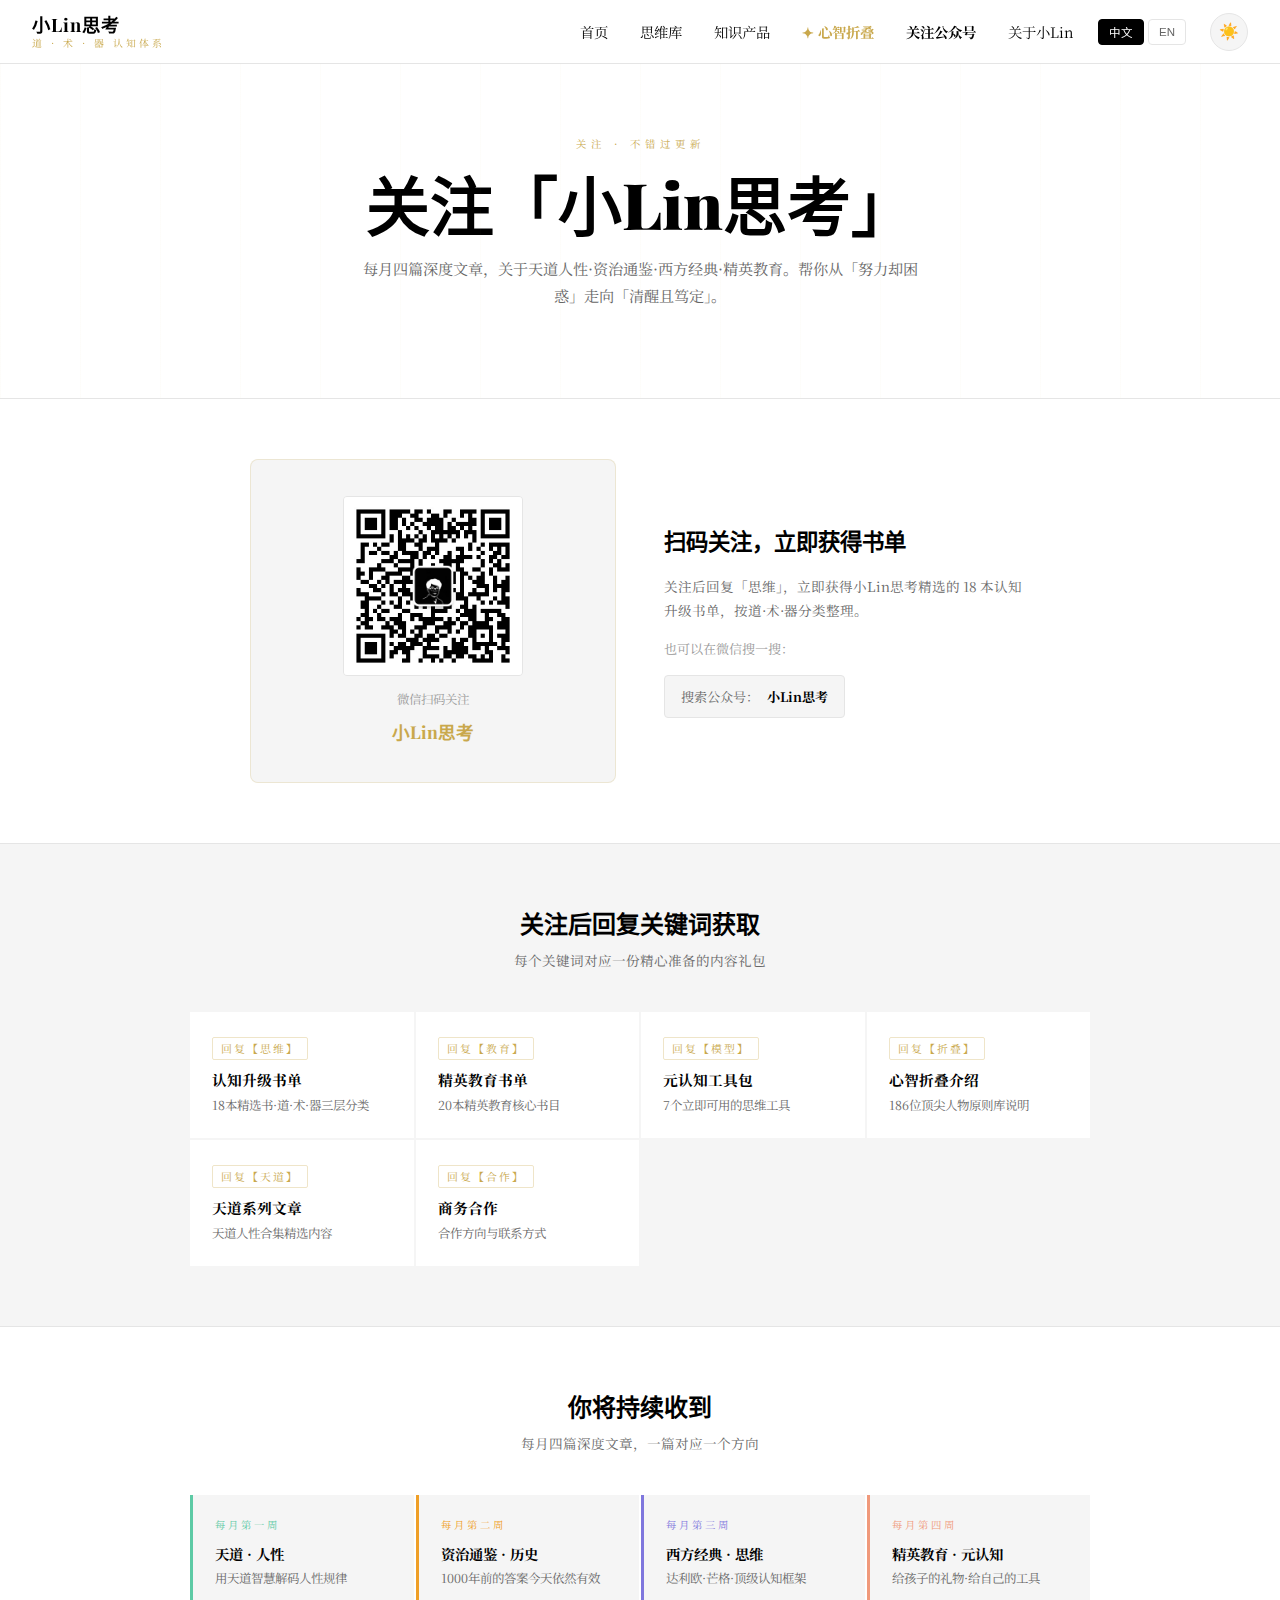
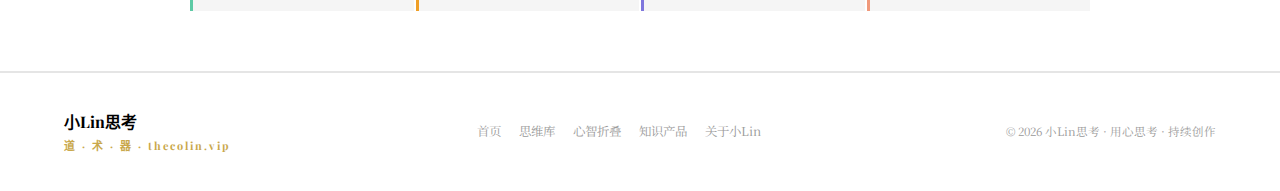
<file: subscribe.html>
<!DOCTYPE html>
<html lang="zh-CN">
<head>
<script>!function(){var t=localStorage.getItem("preferred-theme")||"light",l=localStorage.getItem("preferred-lang")||"zh";document.documentElement.setAttribute("data-theme",t);document.documentElement.setAttribute("data-lang",l)}();</script>
    <meta charset="UTF-8">
    <meta name="viewport" content="width=device-width, initial-scale=1.0">
    <title data-zh="关注「小Lin思考」公众号 | 道·术·器认知体系" data-en="Follow 小Lin思考 | Dao-Shu-Qi Framework">关注「小Lin思考」公众号 | 道·术·器认知体系</title>
    <meta name="description" content="关注小Lin思考公众号，每月四篇深度文章，天道人性·资治通鉴·西方经典·精英教育。关注后回复「思维」获取认知升级书单。">
    <meta property="og:title" content="关注「小Lin思考」公众号 | 小Lin思考">
    <meta property="og:site_name" content="小Lin思考 · 道·术·器认知体系">
    <meta name="twitter:site" content="@littlelinthinks">
    <link rel="canonical" href="https://thecolin.vip/subscribe.html">
    <script async src="https://www.googletagmanager.com/gtag/js?id=G-MPQTS8G2HD"></script>
    <script>window.dataLayer=window.dataLayer||[];function gtag(){dataLayer.push(arguments);}gtag('js',new Date());gtag('config','G-MPQTS8G2HD');</script>
    <link rel="icon" type="image/svg+xml" href="data:image/svg+xml,<svg xmlns='http://www.w3.org/2000/svg' viewBox='0 0 100 100'><rect width='100' height='100' fill='%23000000' rx='12'/><text x='50' y='72' font-family='Georgia' font-size='52' fill='%23C9A84C' text-anchor='middle'>关</text></svg>">
    <link rel="preconnect" href="https://fonts.googleapis.com">
    <link rel="preconnect" href="https://fonts.gstatic.com" crossorigin>
    <link href="https://fonts.googleapis.com/css2?family=Playfair+Display:ital,wght@0,700;0,900;1,700&family=Noto+Serif+SC:wght@300;400;500;700&display=swap" rel="stylesheet" media="print" onload="this.media='all'">
    <style>
        *{margin:0;padding:0;box-sizing:border-box;}
        :root{--bg:#fff;--bg2:#f5f5f5;--bgc:#fff;--t1:#000;--t2:#666;--t3:#999;--bd:#e5e5e5;--gold:#C9A84C;--teal:#5DCAA5;--purple:#7F77DD;--coral:#F0997B;--amber:#EF9F27;--blue:#85B7EB;--btnbg:#000;--btnfg:#fff;}
        [data-theme="dark"]{--bg:#0a0a0a;--bg2:#141414;--bgc:#1a1a1a;--t1:#fff;--t2:#a0a0a0;--t3:#555;--bd:#2a2a2a;--btnbg:#fff;--btnfg:#000;}
        body{font-family:'Noto Serif SC',Georgia,serif;background:var(--bg);color:var(--t1);line-height:1.6;padding-top:64px;}
        .nav-header{background:rgba(255,255,255,0.97);padding:0 2rem;position:fixed;top:0;left:0;right:0;z-index:1000;backdrop-filter:blur(12px);border-bottom:1px solid var(--bd);height:64px;display:flex;align-items:center;}
        [data-theme="dark"] .nav-header{background:rgba(10,10,10,0.97);border-bottom-color:#2a2a2a;}
        .nav-content{max-width:1400px;margin:0 auto;width:100%;display:flex;align-items:center;justify-content:space-between;}
        .nlw{text-decoration:none;display:flex;flex-direction:column;line-height:1.25;gap:1px;}
        .nlm{font-family:'Playfair Display',Georgia,serif;font-size:1.15rem;font-weight:700;color:var(--t1);letter-spacing:1px;}
        .nls{font-size:0.62rem;color:var(--gold);letter-spacing:3px;}
        .nav-right{display:flex;align-items:center;gap:1.5rem;}
        .nav-links{display:flex;gap:2rem;list-style:none;align-items:center;margin:0;padding:0;}
        .nav-link{color:var(--t1);text-decoration:none;font-size:0.9rem;transition:color 0.2s;white-space:nowrap;}
        .nav-link:hover{color:var(--t2);}
        .nav-link.gld{color:var(--gold)!important;font-weight:700;}
        .lang-switcher{display:flex;gap:4px;}
        .lang-btn{padding:4px 10px;border:1px solid var(--bd);background:var(--bgc);cursor:pointer;font-size:0.72rem;border-radius:4px;color:var(--t2);transition:all 0.2s;}
        .lang-btn.active{background:var(--btnbg);color:var(--btnfg);border-color:var(--btnbg);}
        .theme-switcher{width:38px;height:38px;border-radius:50%;background:var(--bg2);border:1px solid var(--bd);cursor:pointer;font-size:1rem;display:flex;align-items:center;justify-content:center;transition:transform 0.3s;}
        .theme-switcher:hover{transform:rotate(180deg);}
        .hamburger{display:none;flex-direction:column;justify-content:center;gap:5px;cursor:pointer;padding:8px;border:none;background:transparent;z-index:1100;}
        .hamburger span{display:block;width:22px;height:2px;background:var(--t1);transition:all 0.3s;transform-origin:center;border-radius:2px;}
        .hamburger.active span:nth-child(1){transform:translateY(7px) rotate(45deg);}
        .hamburger.active span:nth-child(2){opacity:0;}
        .hamburger.active span:nth-child(3){transform:translateY(-7px) rotate(-45deg);}
        @media(max-width:900px){
            .hamburger{display:flex!important;}
            .nav-right ul.nav-links{display:none!important;position:fixed;top:64px;left:0;right:0;bottom:0;background:var(--bg);border-top:1px solid var(--bd);flex-direction:column!important;gap:0!important;padding:0.5rem 0 2rem;z-index:998;overflow-y:auto;}
            .nav-right ul.nav-links.mobile-open{display:flex!important;}
            .nav-right ul.nav-links>li{width:100%;border-bottom:1px solid var(--bd);}
            .nav-right ul.nav-links>li>a{display:block!important;padding:1rem 2rem!important;font-size:1rem!important;}
            .lang-switcher{display:none!important;}
            .nls{display:none;}
        }
        .back-to-top{position:fixed;bottom:30px;right:30px;width:48px;height:48px;background:var(--btnbg);color:var(--btnfg);border:none;border-radius:50%;cursor:pointer;font-size:1.2rem;opacity:0;visibility:hidden;transition:all 0.3s;z-index:999;}
        .back-to-top.visible{opacity:1;visibility:visible;}

        /* 页面样式 */
        .hero{padding:72px 5% 56px;text-align:center;border-bottom:1px solid var(--bd);position:relative;overflow:hidden;}
        .hero::before{content:'';position:absolute;inset:0;background:repeating-linear-gradient(90deg,rgba(201,168,76,0.025) 0,rgba(201,168,76,0.025) 1px,transparent 1px,transparent 80px);pointer-events:none;}
        .hero-label{font-size:0.65rem;color:var(--gold);letter-spacing:5px;display:block;margin-bottom:16px;}
        .hero h1{font-family:'Playfair Display',Georgia,serif;font-size:clamp(32px,6vw,64px);font-weight:900;margin-bottom:16px;line-height:1.1;}
        .hero-desc{font-size:0.95rem;color:var(--t2);line-height:1.8;max-width:560px;margin:0 auto 32px;}

        .section{padding:60px 5%;border-bottom:1px solid var(--bd);}
        .section.alt{background:var(--bg2);}
        [data-theme="dark"] .section.alt{background:#0d0d0d;}
        .section-inner{max-width:900px;margin:0 auto;}
        .section h2{font-family:'Playfair Display',Georgia,serif;font-size:1.5rem;font-weight:700;margin-bottom:8px;text-align:center;}
        .section-desc{text-align:center;font-size:0.85rem;color:var(--t2);margin-bottom:40px;}

        /* 二维码区块 */
        .qr-wrap{max-width:780px;margin:0 auto;display:grid;grid-template-columns:1fr 1fr;gap:48px;align-items:center;}
        @media(max-width:600px){.qr-wrap{grid-template-columns:1fr;text-align:center;}}
        .qr-box{background:var(--bg2);border:1px solid rgba(201,168,76,0.2);border-radius:8px;padding:36px;text-align:center;}
        [data-theme="dark"] .qr-box{background:#111;}
        .qr-img{width:180px;height:180px;border:1px solid var(--bd);border-radius:4px;margin:0 auto 14px;object-fit:cover;display:block;}
        .qr-img-placeholder{width:180px;height:180px;border:2px dashed var(--bd);border-radius:4px;margin:0 auto 14px;display:flex;align-items:center;justify-content:center;flex-direction:column;gap:8px;font-size:0.78rem;color:var(--t3);}
        .qr-name{font-family:'Playfair Display',Georgia,serif;font-size:1.1rem;font-weight:700;color:var(--gold);}
        .qr-info h3{font-family:'Playfair Display',Georgia,serif;font-size:1.4rem;font-weight:700;margin-bottom:14px;}
        .qr-info p{font-size:0.85rem;color:var(--t2);line-height:1.8;margin-bottom:14px;}
        .search-hint{background:var(--bg2);border:1px solid var(--bd);border-radius:4px;padding:10px 16px;display:inline-flex;align-items:center;gap:8px;font-size:0.82rem;}
        [data-theme="dark"] .search-hint{background:#111;}
        .search-name{font-weight:700;}

        /* 关键词礼包 */
        .keywords-grid{display:grid;grid-template-columns:repeat(auto-fit,minmax(220px,1fr));gap:2px;}
        .kw-card{background:var(--bgc);padding:22px;transition:background 0.2s;}
        [data-theme="dark"] .kw-card{background:#111;}
        .kw-card:hover{background:var(--bg2);}
        .kw-trigger{font-size:0.68rem;color:var(--gold);letter-spacing:2px;margin-bottom:8px;display:inline-block;padding:2px 8px;border:1px solid rgba(201,168,76,0.3);border-radius:2px;}
        .kw-title{font-weight:700;font-size:0.92rem;margin-bottom:4px;}
        .kw-desc{font-size:0.78rem;color:var(--t2);}

        /* 内容预告 */
        .preview-grid{display:grid;grid-template-columns:repeat(auto-fit,minmax(200px,1fr));gap:2px;}
        .pv-card{background:var(--bg2);padding:22px;border-left:3px solid transparent;}
        [data-theme="dark"] .pv-card{background:#111;}
        .pv-week{font-size:0.65rem;letter-spacing:3px;margin-bottom:8px;display:block;}
        .pv-title{font-weight:700;font-size:0.9rem;margin-bottom:4px;}
        .pv-desc{font-size:0.78rem;color:var(--t2);}

        .footer{background:var(--bg);border-top:1px solid var(--bd);padding:36px 5%;}
        .footer-inner{max-width:1200px;margin:0 auto;display:flex;align-items:center;justify-content:space-between;flex-wrap:wrap;gap:16px;}
        .fb{font-family:'Playfair Display',Georgia,serif;font-weight:700;}
        .fb span{color:var(--gold);font-size:0.68rem;letter-spacing:2px;display:block;margin-top:3px;}
        .fl{display:flex;gap:18px;flex-wrap:wrap;}
        .fl a{font-size:0.78rem;color:var(--t3);text-decoration:none;transition:color 0.2s;}
        .fl a:hover{color:var(--t1);}
        .fc{font-size:0.72rem;color:var(--t3);}
    </style>
</head>
<body>
<nav class="nav-header" role="navigation" aria-label="主导航">
    <div class="nav-content">
        <a href="index.html" class="nlw">
            <span class="nlm" data-zh="小Lin思考" data-en="小Lin思考"><span class="zh">小Lin思考</span><span class="en">小Lin思考</span></span>
            <span class="nls" data-zh="道 · 术 · 器 认知体系" data-en="Dao · Shu · Qi Framework"><span class="zh">道 · 术 · 器 认知体系</span><span class="en">Dao · Shu · Qi Framework</span></span>
        </a>
        <div class="nav-right">
            <button class="hamburger" id="hamburgerBtn" aria-label="打开菜单" aria-expanded="false">
                <span></span><span></span><span></span>
            </button>
            <ul class="nav-links" id="mainNavLinks">
                <li><a href="index.html" class="nav-link" data-zh="首页" data-en="Home"><span class="zh">首页</span><span class="en">Home</span></a></li>
                <li><a href="archive.html" class="nav-link" data-zh="思维库" data-en="Library"><span class="zh">思维库</span><span class="en">Library</span></a></li>
                <li><a href="products.html" class="nav-link" data-zh="知识产品" data-en="Products" data-zh="知识产品" data-en="Products"><span class="zh">知识产品</span><span class="en">Products</span></a></li>
                <li><a href="wisdom.html" class="nav-link gld" data-zh="✦ 心智折叠" data-en="✦ Mind Folding"><span class="zh">✦ 心智折叠</span><span class="en">✦ Mind Folding</span></a></li>
                <li><a href="subscribe.html" class="nav-link" style="font-weight:700;" data-zh="关注公众号" data-en="Follow WeChat"><span class="zh">关注公众号</span><span class="en">Follow WeChat</span></a></li>
                <li><a href="index.html#about" class="nav-link" data-zh="关于小Lin" data-en="About"><span class="zh">关于小Lin</span><span class="en">About</span></a></li>
            </ul>
            <div class="lang-switcher">
                <button class="lang-btn active" data-lang="zh">中文</button>
                <button class="lang-btn" data-lang="en">EN</button>
            </div>
            <button class="theme-switcher" id="themeSwitcherBtn" aria-label="切换主题">
                <span class="theme-icon">🌙</span>
            </button>
        </div>
    </div>
</nav>
<button class="back-to-top" id="backToTop">↑</button>
<main role="main">

<section class="hero">
    <span class="hero-label" data-zh="关注 · 不错过更新" data-en="Follow · Stay Updated"><span class="zh">关注 · 不错过更新</span><span class="en">Follow · Stay Updated</span></span>
    <h1 data-zh="关注「小Lin思考」" data-en="Follow 小Lin思考"><span class="zh">关注「小Lin思考」</span><span class="en">Follow 小Lin思考</span></h1>
    <p class="hero-desc" data-zh="每月四篇深度文章，关于天道人性·资治通鉴·西方经典·精英教育。帮你从「努力却困惑」走向「清醒且笃定」。" data-en="4 deep articles per month on Human Nature, History, Western Classics & Elite Education. From confused effort to clear direction."><span class="zh">每月四篇深度文章，关于天道人性·资治通鉴·西方经典·精英教育。帮你从「努力却困惑」走向「清醒且笃定」。</span><span class="en">4 deep articles per month on Human Nature, History, Western Classics & Elite Education. From confused effort to clear direction.</span></p>
</section>

<section class="section">
    <div class="section-inner">
        <div class="qr-wrap">
            <div class="qr-box">
                <img src="images/wechat-qr.jpg" alt="小Lin思考公众号二维码" class="qr-img" onerror="this.style.display='none';this.nextElementSibling.style.display='flex';">
                <div class="qr-img-placeholder" style="display:none;">📱<span data-zh="二维码加载中" data-en="Loading QR"><span class="zh">二维码加载中</span><span class="en">Loading QR</span></span></div>
                <div style="font-size:0.78rem;color:var(--t3);margin-bottom:8px;" data-zh="微信扫码关注" data-en="Scan with WeChat"><span class="zh">微信扫码关注</span><span class="en">Scan with WeChat</span></div>
                <div class="qr-name">小Lin思考</div>
            </div>
            <div class="qr-info">
                <h3 data-zh="扫码关注，立即获得书单" data-en="Follow & Get Book List Now"><span class="zh">扫码关注，立即获得书单</span><span class="en">Follow & Get Book List Now</span></h3>
                <p data-zh="关注后回复「思维」，立即获得小Lin思考精选的 18 本认知升级书单，按道·术·器分类整理。" data-en="Reply 'thinking' after following to get 18 curated cognitive upgrade books, organized by the Dao-Shu-Qi framework."><span class="zh">关注后回复「思维」，立即获得小Lin思考精选的 18 本认知升级书单，按道·术·器分类整理。</span><span class="en">Reply 'thinking' after following to get 18 curated cognitive upgrade books, organized by the Dao-Shu-Qi framework.</span></p>
                <p style="font-size:0.82rem;color:var(--t3);" data-zh="也可以在微信搜一搜：" data-en="Or search on WeChat:"><span class="zh">也可以在微信搜一搜：</span><span class="en">Or search on WeChat:</span></p>
                <div class="search-hint">
                    <span style="color:var(--t2);font-size:0.82rem;" data-zh="搜索公众号：" data-en="Search:"><span class="zh">搜索公众号：</span><span class="en">Search:</span></span>
                    <span class="search-name">小Lin思考</span>
                </div>
            </div>
        </div>
    </div>
</section>

<section class="section alt">
    <div class="section-inner">
        <h2 data-zh="关注后回复关键词获取" data-en="Reply Keywords After Following"><span class="zh">关注后回复关键词获取</span><span class="en">Reply Keywords After Following</span></h2>
        <p class="section-desc" data-zh="每个关键词对应一份精心准备的内容礼包" data-en="Each keyword unlocks a curated content package"><span class="zh">每个关键词对应一份精心准备的内容礼包</span><span class="en">Each keyword unlocks a curated content package</span></p>
        <div class="keywords-grid">
            <div class="kw-card">
                <span class="kw-trigger" data-zh="回复【思维】" data-en="Reply [thinking]"><span class="zh">回复【思维】</span><span class="en">Reply [thinking]</span></span>
                <div class="kw-title" data-zh="认知升级书单" data-en="Cognitive Upgrade Book List"><span class="zh">认知升级书单</span><span class="en">Cognitive Upgrade Book List</span></div>
                <p class="kw-desc" data-zh="18本精选书·道·术·器三层分类" data-en="18 curated books organized by Dao-Shu-Qi"><span class="zh">18本精选书·道·术·器三层分类</span><span class="en">18 curated books organized by Dao-Shu-Qi</span></p>
            </div>
            <div class="kw-card">
                <span class="kw-trigger" data-zh="回复【教育】" data-en="Reply [education]"><span class="zh">回复【教育】</span><span class="en">Reply [education]</span></span>
                <div class="kw-title" data-zh="精英教育书单" data-en="Elite Education Book List"><span class="zh">精英教育书单</span><span class="en">Elite Education Book List</span></div>
                <p class="kw-desc" data-zh="20本精英教育核心书目" data-en="20 essential elite education books"><span class="zh">20本精英教育核心书目</span><span class="en">20 essential elite education books</span></p>
            </div>
            <div class="kw-card">
                <span class="kw-trigger" data-zh="回复【模型】" data-en="Reply [model]"><span class="zh">回复【模型】</span><span class="en">Reply [model]</span></span>
                <div class="kw-title" data-zh="元认知工具包" data-en="Metacognition Toolkit"><span class="zh">元认知工具包</span><span class="en">Metacognition Toolkit</span></div>
                <p class="kw-desc" data-zh="7个立即可用的思维工具" data-en="7 immediately usable thinking tools"><span class="zh">7个立即可用的思维工具</span><span class="en">7 immediately usable thinking tools</span></p>
            </div>
            <div class="kw-card">
                <span class="kw-trigger" data-zh="回复【折叠】" data-en="Reply [fold]"><span class="zh">回复【折叠】</span><span class="en">Reply [fold]</span></span>
                <div class="kw-title" data-zh="心智折叠介绍" data-en="Mind Folding Introduction"><span class="zh">心智折叠介绍</span><span class="en">Mind Folding Introduction</span></div>
                <p class="kw-desc" data-zh="186位顶尖人物原则库说明" data-en="186 elite figures principles library"><span class="zh">186位顶尖人物原则库说明</span><span class="en">186 elite figures principles library</span></p>
            </div>
            <div class="kw-card">
                <span class="kw-trigger" data-zh="回复【天道】" data-en="Reply [tiandao]"><span class="zh">回复【天道】</span><span class="en">Reply [tiandao]</span></span>
                <div class="kw-title" data-zh="天道系列文章" data-en="Tiandao Series"><span class="zh">天道系列文章</span><span class="en">Tiandao Series</span></div>
                <p class="kw-desc" data-zh="天道人性合集精选内容" data-en="Curated Tiandao & Human Nature content"><span class="zh">天道人性合集精选内容</span><span class="en">Curated Tiandao & Human Nature content</span></p>
            </div>
            <div class="kw-card">
                <span class="kw-trigger" data-zh="回复【合作】" data-en="Reply [partner]"><span class="zh">回复【合作】</span><span class="en">Reply [partner]</span></span>
                <div class="kw-title" data-zh="商务合作" data-en="Business Cooperation"><span class="zh">商务合作</span><span class="en">Business Cooperation</span></div>
                <p class="kw-desc" data-zh="合作方向与联系方式" data-en="Cooperation directions & contact"><span class="zh">合作方向与联系方式</span><span class="en">Cooperation directions & contact</span></p>
            </div>
        </div>
    </div>
</section>

<section class="section">
    <div class="section-inner">
        <h2 data-zh="你将持续收到" data-en="What You'll Receive"><span class="zh">你将持续收到</span><span class="en">What You'll Receive</span></h2>
        <p class="section-desc" data-zh="每月四篇深度文章，一篇对应一个方向" data-en="4 deep articles per month, one per direction"><span class="zh">每月四篇深度文章，一篇对应一个方向</span><span class="en">4 deep articles per month, one per direction</span></p>
        <div class="preview-grid">
            <div class="pv-card" style="border-left-color:var(--teal);">
                <span class="pv-week" style="color:var(--teal);" data-zh="每月第一周" data-en="Week 1"><span class="zh">每月第一周</span><span class="en">Week 1</span></span>
                <div class="pv-title" data-zh="天道 · 人性" data-en="Tiandao · Human Nature"><span class="zh">天道 · 人性</span><span class="en">Tiandao · Human Nature</span></div>
                <p class="pv-desc" data-zh="用天道智慧解码人性规律" data-en="Decode human nature with Tiandao wisdom"><span class="zh">用天道智慧解码人性规律</span><span class="en">Decode human nature with Tiandao wisdom</span></p>
            </div>
            <div class="pv-card" style="border-left-color:var(--amber);">
                <span class="pv-week" style="color:var(--amber);" data-zh="每月第二周" data-en="Week 2"><span class="zh">每月第二周</span><span class="en">Week 2</span></span>
                <div class="pv-title" data-zh="资治通鉴 · 历史" data-en="Zizhi Tongjian · History"><span class="zh">资治通鉴 · 历史</span><span class="en">Zizhi Tongjian · History</span></div>
                <p class="pv-desc" data-zh="1000年前的答案今天依然有效" data-en="Answers from 1000 years ago still work today"><span class="zh">1000年前的答案今天依然有效</span><span class="en">Answers from 1000 years ago still work today</span></p>
            </div>
            <div class="pv-card" style="border-left-color:var(--purple);">
                <span class="pv-week" style="color:var(--purple);" data-zh="每月第三周" data-en="Week 3"><span class="zh">每月第三周</span><span class="en">Week 3</span></span>
                <div class="pv-title" data-zh="西方经典 · 思维" data-en="Western Classics · Thinking"><span class="zh">西方经典 · 思维</span><span class="en">Western Classics · Thinking</span></div>
                <p class="pv-desc" data-zh="达利欧·芒格·顶级认知框架" data-en="Dalio · Munger · Top cognitive frameworks"><span class="zh">达利欧·芒格·顶级认知框架</span><span class="en">Dalio · Munger · Top cognitive frameworks</span></p>
            </div>
            <div class="pv-card" style="border-left-color:var(--coral);">
                <span class="pv-week" style="color:var(--coral);" data-zh="每月第四周" data-en="Week 4"><span class="zh">每月第四周</span><span class="en">Week 4</span></span>
                <div class="pv-title" data-zh="精英教育 · 元认知" data-en="Elite Education · Metacognition"><span class="zh">精英教育 · 元认知</span><span class="en">Elite Education · Metacognition</span></div>
                <p class="pv-desc" data-zh="给孩子的礼物·给自己的工具" data-en="Gift for children · Tools for yourself"><span class="zh">给孩子的礼物·给自己的工具</span><span class="en">Gift for children · Tools for yourself</span></p>
            </div>
        </div>
    </div>
</section>

</main>
<footer class="footer">
    <div class="footer-inner">
        <div class="fb">小Lin思考<span data-zh="道 · 术 · 器 · thecolin.vip" data-en="Dao · Shu · Qi · thecolin.vip"><span class="zh">道 · 术 · 器 · thecolin.vip</span><span class="en">Dao · Shu · Qi · thecolin.vip</span></span></div>
        <div class="fl">
            <a href="index.html" data-zh="首页" data-en="Home"><span class="zh">首页</span><span class="en">Home</span></a>
            <a href="archive.html" data-zh="思维库" data-en="Library"><span class="zh">思维库</span><span class="en">Library</span></a>
            <a href="wisdom.html" data-zh="心智折叠" data-en="Mind Folding"><span class="zh">心智折叠</span><span class="en">Mind Folding</span></a>
            <a href="products.html" data-zh="知识产品" data-en="Products" data-zh="知识产品" data-en="Products"><span class="zh">知识产品</span><span class="en">Products</span></a>
            <a href="index.html#about" data-zh="关于小Lin" data-en="About"><span class="zh">关于小Lin</span><span class="en">About</span></a>
        </div>
        <div class="fc" data-zh="© 2026 小Lin思考 · 用心思考 · 持续创作" data-en="© 2026 小Lin思考 · Think Deep · Create Continuously"><span class="zh">© 2026 小Lin思考 · 用心思考 · 持续创作</span><span class="en">© 2026 小Lin思考 · Think Deep · Create Continuously</span></div>
    </div>
</footer>
<script src="/js/common.js"></script>
</body>
</html>

<!-- cache-bust -->
</file>
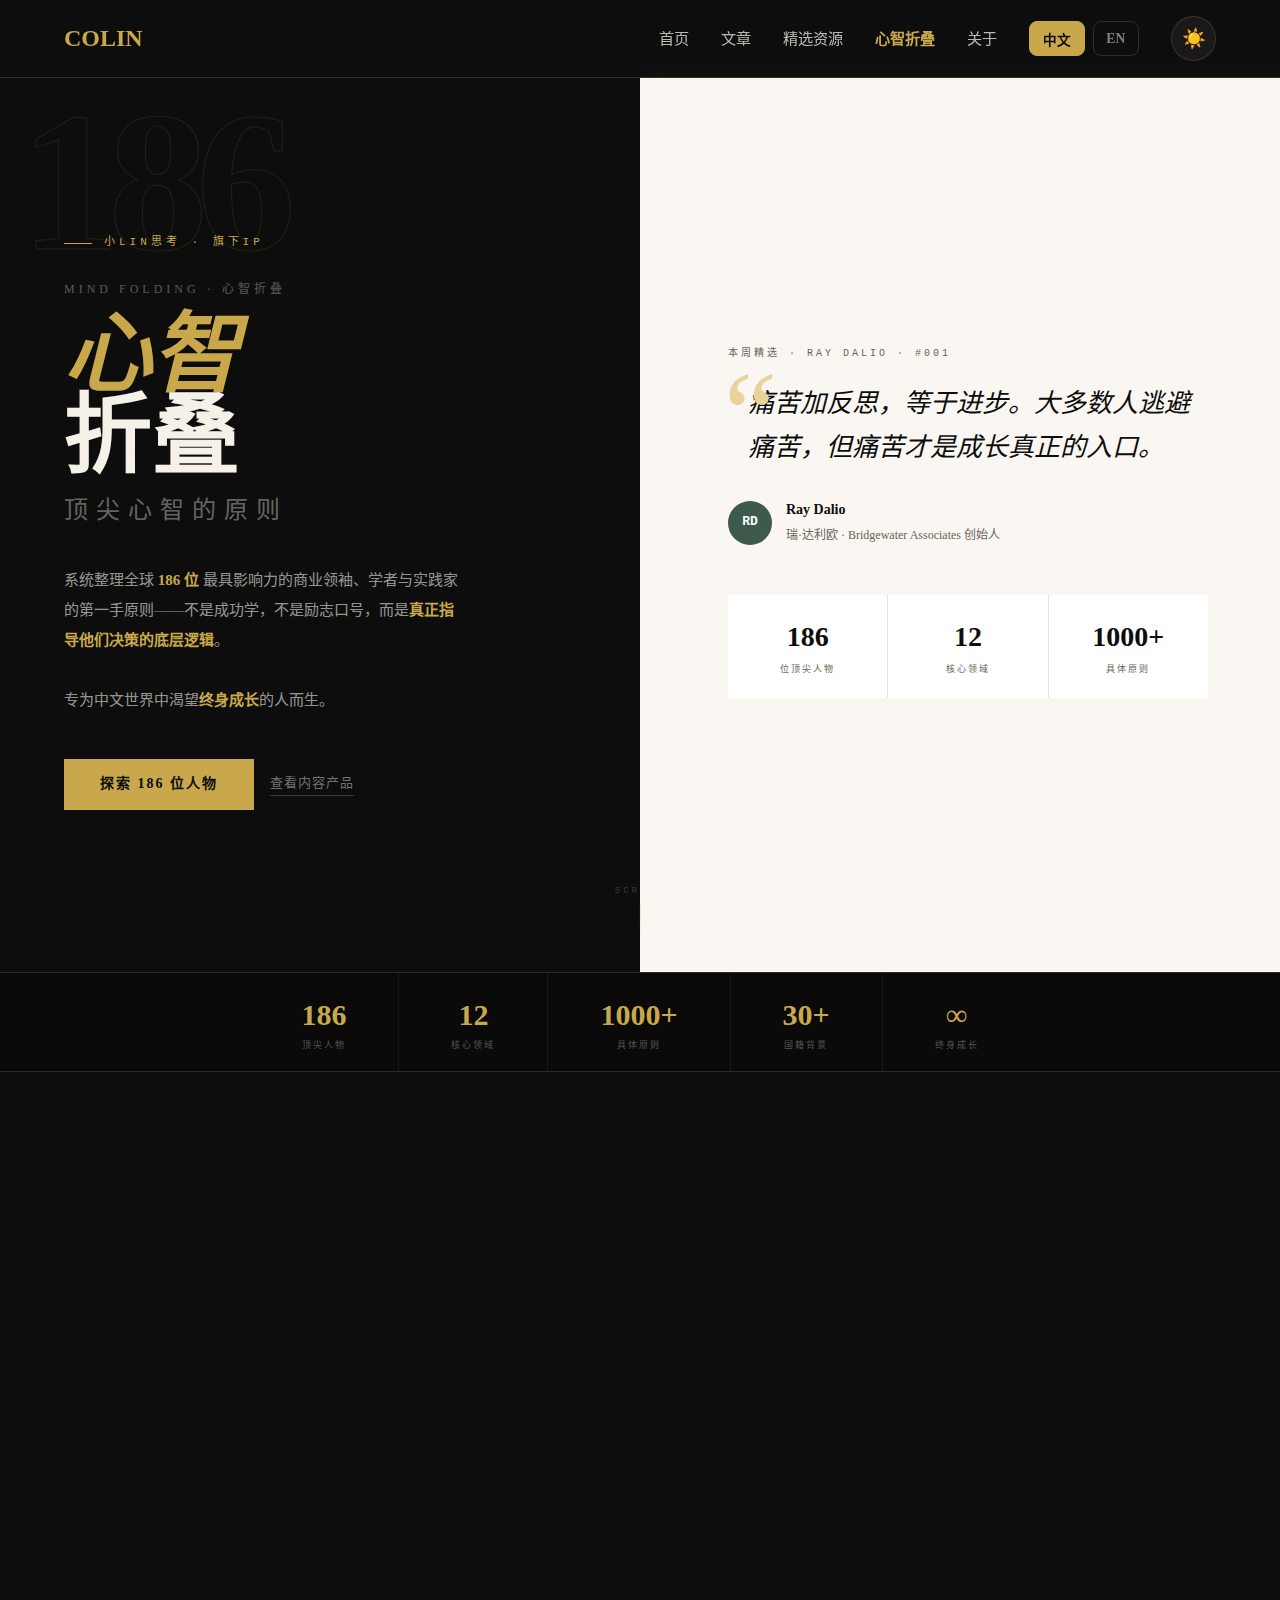
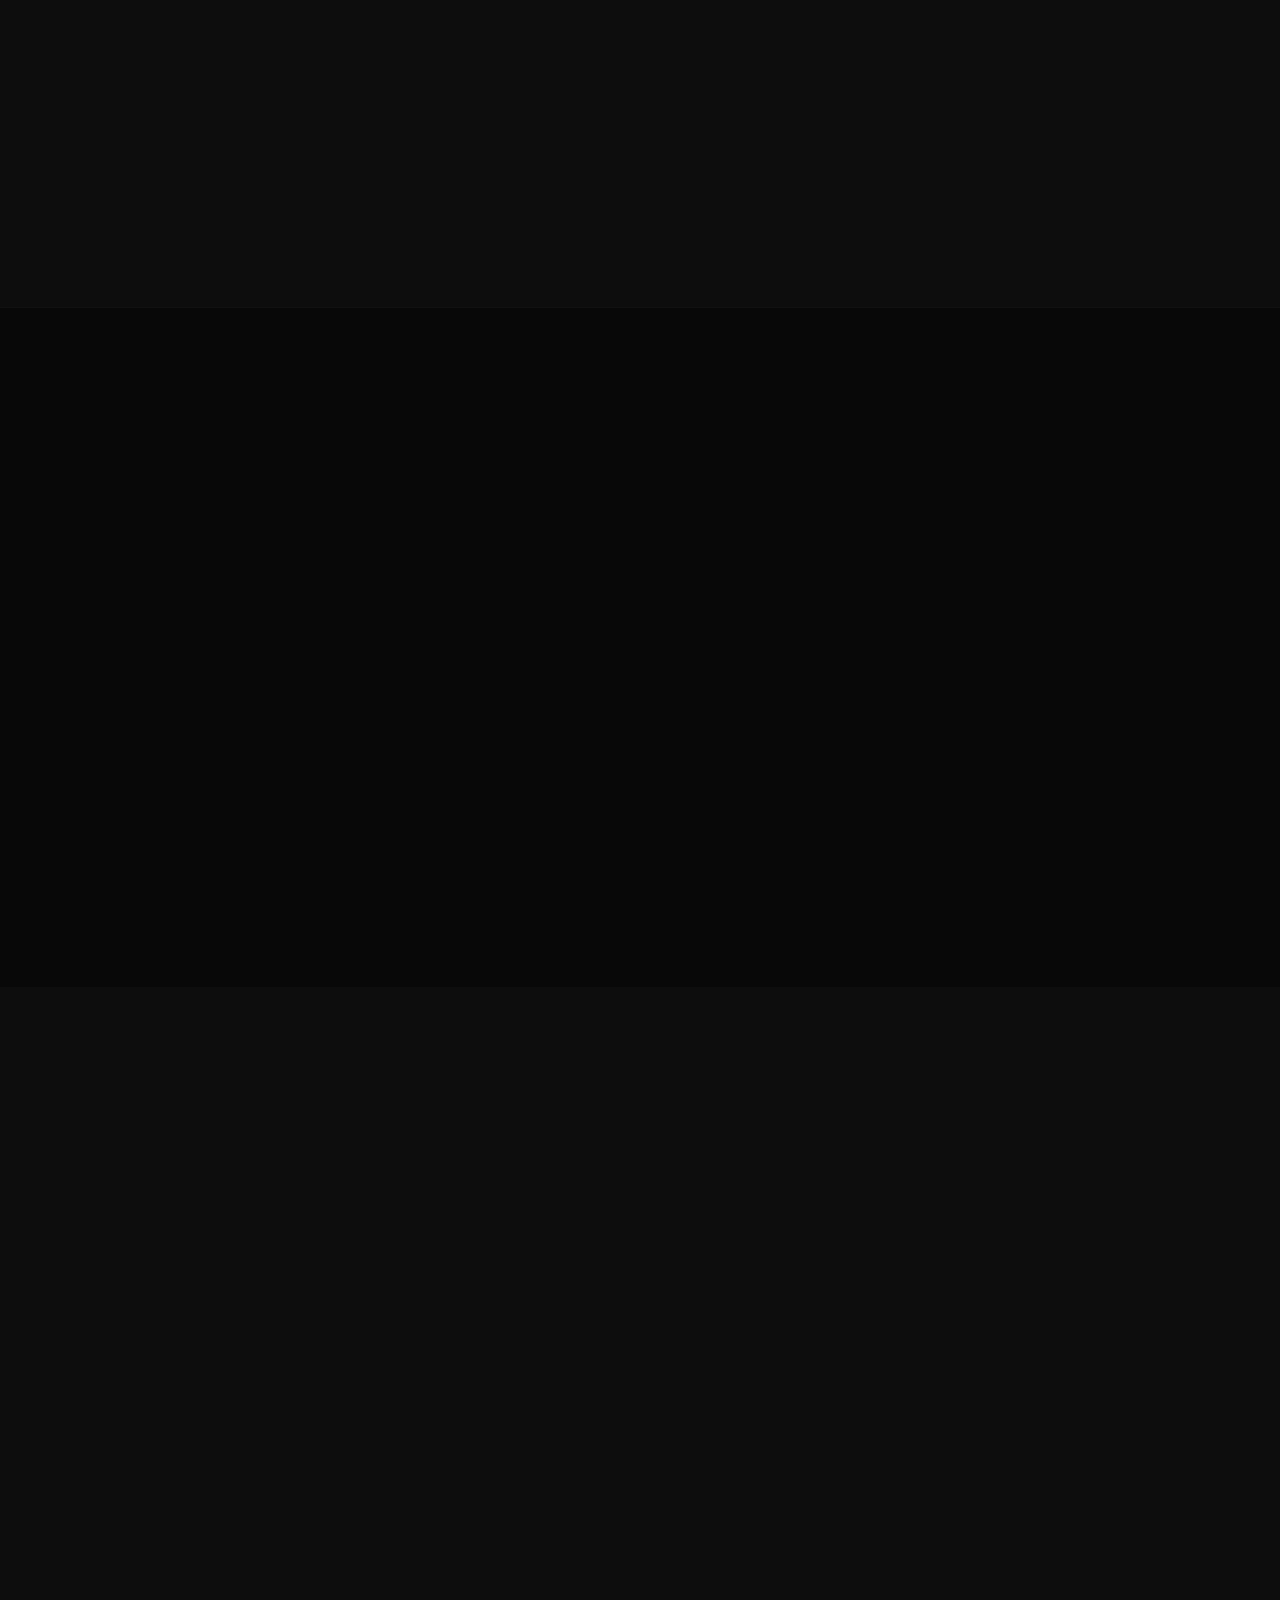
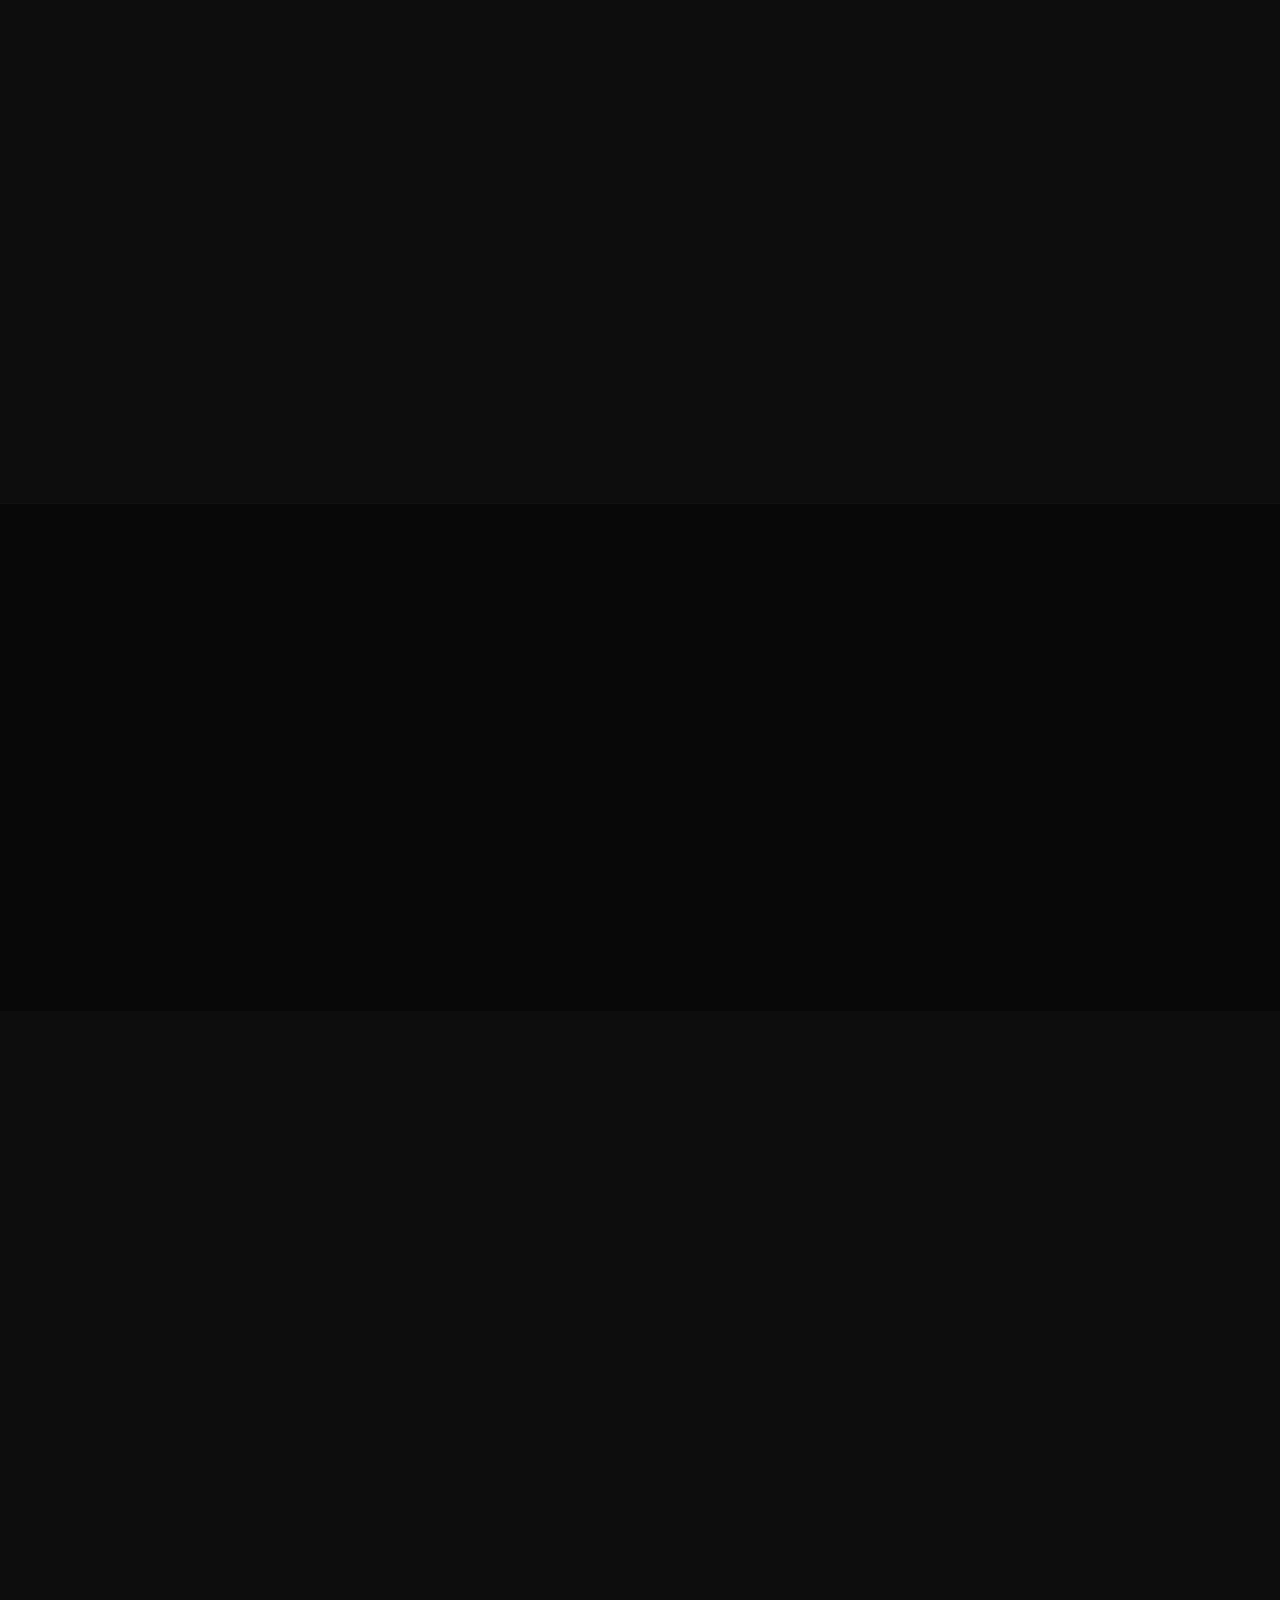
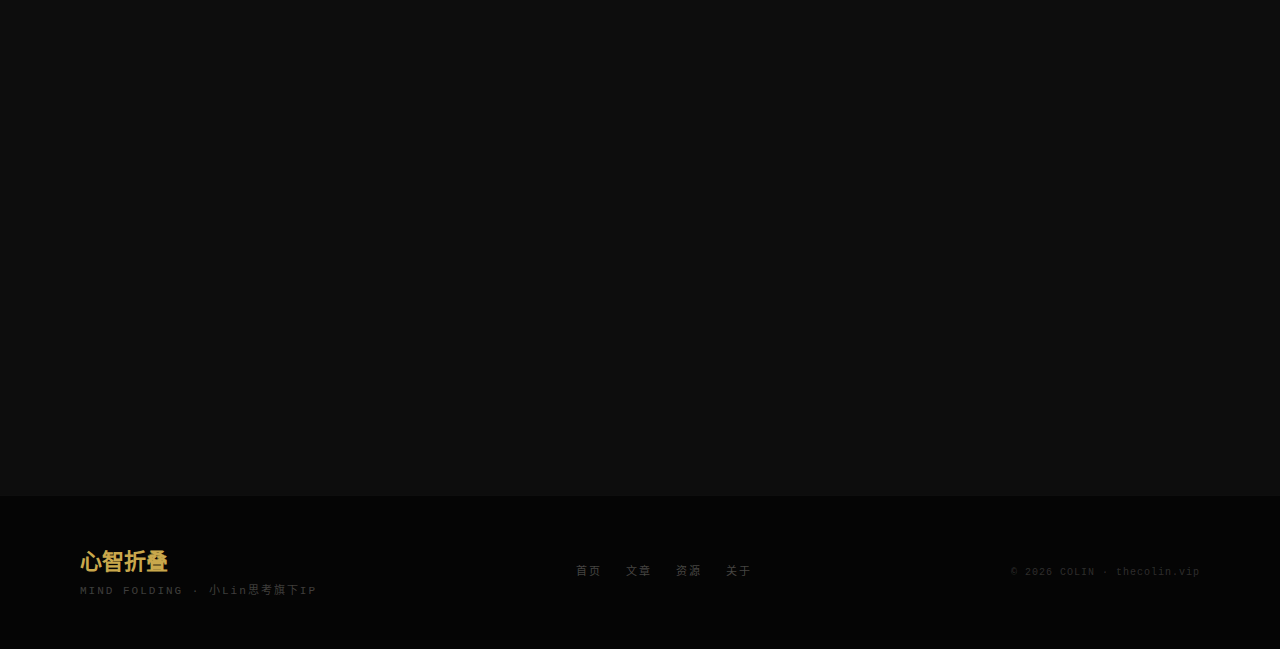
<file: wisdom.html>
<!DOCTYPE html>
<html lang="zh-CN">
<head>
    <meta charset="UTF-8">
    <meta name="viewport" content="width=device-width, initial-scale=1.0">
    <meta name="description" content="心智折叠 — 小Lin思考旗下IP，系统整理全球186位顶尖商业领袖、学者与实践家的工作与生活原则。">
    <meta name="keywords" content="心智折叠,186原则,商业领袖,终身成长,小Lin思考,原则,思维模型">
    <meta name="author" content="Colin">
    <meta http-equiv="Content-Security-Policy" content="default-src 'self'; script-src 'self' 'unsafe-inline' https://cdn.jsdelivr.net https://www.googletagmanager.com https://cdnjs.cloudflare.com; style-src 'self' 'unsafe-inline' https://cdn.jsdelivr.net https://fonts.googleapis.com; img-src 'self' data: https: http:; font-src 'self' data: https://fonts.gstatic.com; connect-src 'self' https://api.github.com https://www.google-analytics.com;">
    <meta property="og:type" content="website">
    <meta property="og:url" content="https://thecolin.vip/wisdom">
    <meta property="og:title" content="心智折叠 · 186原则 — 小Lin思考">
    <meta property="og:description" content="全球186位顶尖心智的工作与生活原则，为终身成长者而整理。">
    <link rel="icon" type="image/svg+xml" href="data:image/svg+xml,<svg xmlns='http://www.w3.org/2000/svg' viewBox='0 0 100 100'><rect width='100' height='100' fill='%230D0D0D' rx='12'/><text x='50' y='68' font-family='Georgia,serif' font-size='52' font-weight='bold' fill='%23C9A84C' text-anchor='middle'>折</text></svg>">
    <link rel="stylesheet" href="/css/common.css">
    <link rel="preconnect" href="https://fonts.googleapis.com">
    <link rel="preconnect" href="https://fonts.gstatic.com" crossorigin>
    <link href="https://fonts.googleapis.com/css2?family=Playfair+Display:ital,wght@0,400;0,700;0,900;1,400;1,700&family=Noto+Serif+SC:wght@300;400;500;700&family=Space+Mono:wght@400;700&display=swap" rel="stylesheet">
    <script src="/js/common.js" defer></script>
    <script async src="https://www.googletagmanager.com/gtag/js?id=G-MPQTS8G2HD"></script>
    <script>
        window.dataLayer = window.dataLayer || [];
        function gtag(){dataLayer.push(arguments);}
        gtag('js', new Date());
        gtag('config', 'G-MPQTS8G2HD');
    </script>
    <title>心智折叠 · 186原则 — 小Lin思考</title>
    <style>
        :root {
            --w-ink: #0D0D0D;
            --w-paper: #F5F0E8;
            --w-gold: #C9A84C;
            --w-gold-light: #E8D49A;
            --w-rust: #8B3A2A;
            --w-sage: #3D5A4C;
            --w-cream: #FAF7F2;
            --w-mid: #6B6357;
            --w-border: rgba(201,168,76,0.2);
        }

        body {
            font-family: 'Noto Serif SC', serif;
            background: var(--w-ink);
            color: var(--w-paper);
            overflow-x: hidden;
        }

        /* Nav overrides */
        .nav-header { background: rgba(13,13,13,0.97) !important; border-bottom: 1px solid var(--w-border) !important; }
        .nav-logo { color: var(--w-gold) !important; font-family: 'Playfair Display', serif !important; }
        .nav-link { color: rgba(245,240,232,0.75) !important; }
        .nav-link:hover { color: var(--w-gold) !important; }
        .nav-link::after { background: var(--w-gold) !important; }
        .theme-switcher { background: rgba(255,255,255,0.05) !important; border-color: var(--w-border) !important; }
        .lang-btn { background: transparent !important; border-color: var(--w-border) !important; color: rgba(245,240,232,0.5) !important; }
        .lang-btn.active { background: var(--w-gold) !important; border-color: var(--w-gold) !important; color: var(--w-ink) !important; }

        .wisdom-page { padding-top: 72px; }

        /* ===== HERO ===== */
        .w-hero {
            min-height: 100vh;
            display: grid;
            grid-template-columns: 1fr 1fr;
            position: relative;
            overflow: hidden;
        }
        .w-hero-left {
            background: var(--w-ink);
            display: flex;
            flex-direction: column;
            justify-content: center;
            padding: 80px 64px;
            position: relative;
            z-index: 2;
        }
        .w-deco-num {
            font-family: 'Playfair Display', serif;
            font-size: 200px;
            font-weight: 900;
            color: transparent;
            -webkit-text-stroke: 1px rgba(201,168,76,0.12);
            line-height: 0.8;
            letter-spacing: -12px;
            position: absolute;
            top: 30px; left: 20px;
            pointer-events: none;
            user-select: none;
        }
        .w-eyebrow {
            font-family: 'Space Mono', monospace;
            font-size: 11px;
            color: var(--w-gold);
            letter-spacing: 4px;
            text-transform: uppercase;
            margin-bottom: 28px;
            display: flex;
            align-items: center;
            gap: 12px;
            animation: wFadeUp 0.7s ease 0.3s both;
        }
        .w-eyebrow::before { content:''; width:28px; height:1px; background:var(--w-gold); }
        .w-hero-ip {
            font-size: 12px;
            color: rgba(245,240,232,0.35);
            letter-spacing: 4px;
            margin-bottom: 16px;
            animation: wFadeUp 0.7s ease 0.4s both;
        }
        .w-hero-title {
            font-family: 'Playfair Display', serif;
            font-size: 88px;
            font-weight: 900;
            line-height: 0.92;
            margin-bottom: 14px;
            animation: wFadeUp 0.7s ease 0.5s both;
        }
        .w-hero-title .gold { color: var(--w-gold); }
        .w-hero-title .italic { font-style: italic; }
        .w-hero-cn {
            font-size: 24px;
            font-weight: 300;
            color: rgba(245,240,232,0.4);
            letter-spacing: 8px;
            margin-bottom: 36px;
            animation: wFadeUp 0.7s ease 0.6s both;
        }
        .w-hero-desc {
            font-size: 15px;
            line-height: 2.0;
            color: rgba(245,240,232,0.62);
            max-width: 400px;
            margin-bottom: 44px;
            animation: wFadeUp 0.7s ease 0.7s both;
        }
        .w-hero-desc strong { color: var(--w-gold); font-weight: 600; }
        .w-cta-row { display: flex; gap: 16px; align-items: center; animation: wFadeUp 0.7s ease 0.9s both; }
        .w-btn-primary {
            background: var(--w-gold);
            color: var(--w-ink);
            padding: 14px 36px;
            font-family: 'Noto Serif SC', serif;
            font-size: 14px; font-weight: 700;
            letter-spacing: 2px;
            border: none; cursor: pointer;
            text-decoration: none;
            display: inline-block;
            transition: all 0.3s;
        }
        .w-btn-primary:hover { background: var(--w-paper); transform: translateY(-2px); }
        .w-btn-ghost {
            color: rgba(245,240,232,0.45);
            font-size: 13px; letter-spacing: 1px;
            text-decoration: none;
            border-bottom: 1px solid rgba(245,240,232,0.2);
            padding-bottom: 2px;
            transition: all 0.3s;
        }
        .w-btn-ghost:hover { color: var(--w-gold); border-color: var(--w-gold); }

        .w-hero-right {
            background: var(--w-cream);
            display: flex;
            flex-direction: column;
            justify-content: center;
            padding: 80px 72px 80px 88px;
        }
        .w-quote-label {
            font-family: 'Space Mono', monospace;
            font-size: 10px; color: var(--w-mid);
            letter-spacing: 3px; text-transform: uppercase;
            margin-bottom: 20px;
        }
        .w-quote {
            font-family: 'Playfair Display', serif;
            font-size: 26px; font-style: italic;
            color: var(--w-ink);
            line-height: 1.7;
            margin-bottom: 28px;
            padding-left: 20px;
            position: relative;
        }
        .w-quote::before {
            content: '\201C';
            position: absolute;
            left: -16px; top: -28px;
            font-size: 120px;
            color: var(--w-gold-light);
            line-height: 1;
            pointer-events: none;
        }
        .w-author { display: flex; align-items: center; gap: 14px; margin-bottom: 48px; }
        .w-author-avatar {
            width: 44px; height: 44px;
            background: var(--w-sage);
            border-radius: 50%;
            display: flex; align-items: center; justify-content: center;
            color: white;
            font-family: 'Space Mono', monospace;
            font-size: 13px; font-weight: 700;
            flex-shrink: 0;
        }
        .w-author-name { font-size: 14px; font-weight: 700; color: var(--w-ink); display: block; }
        .w-author-role { font-size: 12px; color: var(--w-mid); }
        .w-mini-stats { display: grid; grid-template-columns: repeat(3,1fr); gap: 1px; background: rgba(0,0,0,0.08); }
        .w-stat { background: white; padding: 20px 16px; text-align: center; }
        .w-stat-num { font-family: 'Playfair Display', serif; font-size: 28px; font-weight: 700; color: var(--w-ink); display: block; }
        .w-stat-label { font-family: 'Space Mono', monospace; font-size: 9px; color: var(--w-mid); letter-spacing: 2px; margin-top: 4px; }

        .w-scroll {
            position: absolute;
            bottom: 32px; left: 50%;
            transform: translateX(-50%);
            display: flex; flex-direction: column; align-items: center; gap: 6px;
            font-family: 'Space Mono', monospace;
            font-size: 9px; letter-spacing: 3px;
            color: rgba(245,240,232,0.2);
            z-index: 10;
        }
        .w-scroll::after {
            content: '';
            width: 1px; height: 36px;
            background: linear-gradient(to bottom, rgba(201,168,76,0.35), transparent);
            animation: wPulse 2s ease-in-out infinite;
        }

        /* ===== STATS BAR ===== */
        .w-stats-bar {
            background: #0a0a0a;
            border-top: 1px solid var(--w-border);
            border-bottom: 1px solid var(--w-border);
            display: flex; justify-content: center;
            flex-wrap: wrap;
        }
        .w-stats-item { padding: 18px 52px; text-align: center; border-right: 1px solid rgba(255,255,255,0.06); flex-shrink: 0; }
        .w-stats-item:last-child { border-right: none; }
        .w-stats-n { font-family: 'Playfair Display', serif; font-size: 30px; font-weight: 700; color: var(--w-gold); display: block; }
        .w-stats-l { font-family: 'Space Mono', monospace; font-size: 9px; color: rgba(255,255,255,0.3); letter-spacing: 2px; }

        /* ===== WHY ===== */
        .w-why { padding: 110px 80px; max-width: 1400px; margin: 0 auto; display: grid; grid-template-columns: 1fr 1.5fr; gap: 100px; align-items: start; }
        .w-section-eye {
            font-family: 'Space Mono', monospace;
            font-size: 10px; color: var(--w-gold);
            letter-spacing: 4px; text-transform: uppercase;
            display: flex; align-items: center; gap: 10px;
            margin-bottom: 20px;
        }
        .w-section-eye::before { content:''; width:20px; height:1px; background:var(--w-gold); }
        .w-section-title { font-family: 'Playfair Display', serif; font-size: 50px; font-weight: 700; line-height: 1.15; color: var(--w-paper); }
        .w-section-title em { color: var(--w-gold); font-style: italic; }
        .w-why-body p { font-size: 15px; line-height: 2.1; color: rgba(245,240,232,0.58); margin-bottom: 18px; }
        .w-why-body strong { color: var(--w-paper); font-weight: 600; }
        .w-why-grid { display: grid; grid-template-columns: 1fr 1fr; gap: 2px; background: rgba(255,255,255,0.05); margin-top: 32px; }
        .w-why-card { background: #111; padding: 28px 24px; transition: background 0.3s; }
        .w-why-card:hover { background: rgba(201,168,76,0.06); }
        .w-why-card-icon { font-size: 24px; margin-bottom: 10px; display: block; }
        .w-why-card h4 { font-size: 14px; font-weight: 700; color: var(--w-paper); margin-bottom: 8px; }
        .w-why-card p { font-size: 12px; color: rgba(245,240,232,0.42); line-height: 1.8; }

        /* ===== CATEGORIES ===== */
        .w-cats-wrap { background: #080808; padding: 100px 80px; border-top: 1px solid rgba(255,255,255,0.04); }
        .w-cats-inner { max-width: 1400px; margin: 0 auto; }
        .w-cats-hdr { display: flex; justify-content: space-between; align-items: flex-end; margin-bottom: 52px; }
        .w-cats-title { font-family: 'Playfair Display', serif; font-size: 46px; font-weight: 700; color: var(--w-paper); }
        .w-cats-title span { color: var(--w-gold); }
        .w-cats-note { font-size: 13px; color: rgba(255,255,255,0.28); max-width: 220px; text-align: right; line-height: 1.7; }
        .w-cat-grid { display: grid; grid-template-columns: repeat(6,1fr); gap: 1px; background: rgba(255,255,255,0.04); }
        .w-cat-item { background: #0a0a0a; padding: 26px 16px; text-align: center; border: 1px solid transparent; transition: all 0.3s; cursor: pointer; }
        .w-cat-item:hover { background: rgba(201,168,76,0.07); border-color: rgba(201,168,76,0.22); }
        .w-cat-emoji { font-size: 24px; display: block; margin-bottom: 8px; }
        .w-cat-name { font-size: 12px; color: rgba(255,255,255,0.58); letter-spacing: 1px; line-height: 1.5; }
        .w-cat-count { font-family: 'Space Mono', monospace; font-size: 10px; color: var(--w-gold); margin-top: 5px; display: block; }

        /* ===== LEADERS ===== */
        .w-leaders-wrap { padding: 100px 80px; max-width: 1400px; margin: 0 auto; }
        .w-leaders-hdr { text-align: center; margin-bottom: 56px; }
        .w-leaders-title { font-family: 'Playfair Display', serif; font-size: 46px; font-weight: 700; color: var(--w-paper); margin-bottom: 12px; }
        .w-leaders-sub { font-size: 13px; color: rgba(245,240,232,0.32); letter-spacing: 3px; }
        .w-leaders-grid { display: grid; grid-template-columns: repeat(3,1fr); gap: 2px; background: rgba(255,255,255,0.04); }
        .w-leader-card { background: #0f0f0f; padding: 36px 30px; position: relative; overflow: hidden; transition: background 0.3s; cursor: pointer; }
        .w-leader-card::before { content:''; position:absolute; top:0; left:0; width:3px; height:0; background:var(--w-gold); transition:height 0.4s ease; }
        .w-leader-card:hover { background: #141410; }
        .w-leader-card:hover::before { height: 100%; }
        .w-leader-num { font-family: 'Space Mono', monospace; font-size: 10px; color: var(--w-gold); letter-spacing: 2px; margin-bottom: 14px; }
        .w-leader-name { font-family: 'Playfair Display', serif; font-size: 21px; font-weight: 700; color: var(--w-paper); margin-bottom: 2px; }
        .w-leader-name-cn { font-size: 12px; color: rgba(245,240,232,0.38); margin-bottom: 10px; letter-spacing: 2px; }
        .w-leader-role { font-family: 'Space Mono', monospace; font-size: 10px; color: var(--w-sage); letter-spacing: 1px; margin-bottom: 18px; text-transform: uppercase; }
        .w-leader-principle { font-size: 13px; color: rgba(245,240,232,0.52); line-height: 1.9; font-style: italic; border-left: 2px solid rgba(201,168,76,0.28); padding-left: 14px; margin-bottom: 16px; }
        .w-leader-tags { display: flex; flex-wrap: wrap; gap: 6px; }
        .w-tag { font-size: 9px; padding: 3px 9px; background: rgba(61,90,76,0.18); color: rgba(100,160,120,0.9); border: 1px solid rgba(61,90,76,0.25); font-family: 'Space Mono', monospace; letter-spacing: 1px; }
        .w-leaders-more { margin-top: 2px; background: rgba(201,168,76,0.03); border: 1px solid var(--w-border); padding: 32px; text-align: center; font-size: 13px; color: rgba(245,240,232,0.35); letter-spacing: 1px; }
        .w-leaders-more strong { color: var(--w-gold); }

        /* ===== PIPELINE ===== */
        .w-pipeline-wrap { background: #080808; padding: 100px 80px; border-top: 1px solid rgba(255,255,255,0.04); }
        .w-pipeline-inner { max-width: 1400px; margin: 0 auto; }
        .w-pipeline-title { font-family: 'Playfair Display', serif; font-size: 46px; font-weight: 700; color: var(--w-paper); text-align: center; margin-bottom: 64px; }
        .w-pipeline-title span { color: var(--w-gold); font-style: italic; }
        .w-pipeline { display: grid; grid-template-columns: repeat(5,1fr); position: relative; }
        .w-pipeline::before { content:''; position:absolute; top:39px; left:10%; right:10%; height:1px; background:linear-gradient(to right, transparent, var(--w-gold), transparent); }
        .w-pipe-step { text-align: center; padding: 0 16px; position: relative; z-index: 1; }
        .w-pipe-circle { width:78px; height:78px; background:var(--w-ink); border:1px solid var(--w-border); border-radius:50%; display:flex; align-items:center; justify-content:center; margin:0 auto 20px; font-size:26px; transition:all 0.3s; }
        .w-pipe-step:hover .w-pipe-circle { background:var(--w-gold); border-color:var(--w-gold); transform:scale(1.08); }
        .w-pipe-step h4 { font-size: 14px; font-weight: 700; color: var(--w-paper); margin-bottom: 8px; }
        .w-pipe-step p { font-size: 12px; color: rgba(245,240,232,0.38); line-height: 1.7; }

        /* ===== FORMATS ===== */
        .w-formats-wrap { padding: 100px 80px; max-width: 1400px; margin: 0 auto; }
        .w-formats-title { font-family: 'Playfair Display', serif; font-size: 46px; font-weight: 700; color: var(--w-paper); margin-bottom: 52px; }
        .w-formats-grid { display: grid; grid-template-columns: repeat(4,1fr); gap: 2px; background: rgba(255,255,255,0.04); }
        .w-format-card { background: #0f0f0f; padding: 32px 26px; transition: background 0.3s; }
        .w-format-card:hover { background: #141410; }
        .w-format-card.featured { background: var(--w-sage); }
        .w-format-num { font-family:'Space Mono',monospace; font-size:10px; color:var(--w-gold); letter-spacing:2px; margin-bottom:14px; }
        .w-format-icon { font-size:28px; margin-bottom:14px; display:block; }
        .w-format-name { font-size:16px; font-weight:700; color:var(--w-paper); margin-bottom:10px; }
        .w-format-desc { font-size:12px; color:rgba(245,240,232,0.48); line-height:1.85; }
        .w-format-freq { margin-top:18px; font-family:'Space Mono',monospace; font-size:9px; color:var(--w-gold); letter-spacing:2px; }

        /* ===== CTA ===== */
        .w-cta-banner { background: linear-gradient(135deg, #0a0a08 0%, #1a1408 50%, #0a0a08 100%); border-top: 1px solid var(--w-border); border-bottom: 1px solid var(--w-border); padding: 80px; text-align: center; }
        .w-cta-banner h2 { font-family: 'Playfair Display', serif; font-size: 46px; font-weight: 700; color: var(--w-paper); margin-bottom: 16px; }
        .w-cta-banner h2 span { color: var(--w-gold); font-style: italic; }
        .w-cta-banner p { font-size: 15px; color: rgba(245,240,232,0.45); margin-bottom: 36px; letter-spacing: 1px; }
        .w-cta-row-center { display: flex; gap: 16px; justify-content: center; align-items: center; }

        /* ===== FOOTER ===== */
        .w-footer { background: #050505; padding: 48px 80px; display: flex; justify-content: space-between; align-items: center; border-top: 1px solid rgba(255,255,255,0.04); }
        .w-footer-brand { font-family: 'Playfair Display', serif; font-size: 22px; font-weight: 700; color: var(--w-gold); }
        .w-footer-brand span { font-size: 11px; color: rgba(245,240,232,0.25); font-family: 'Space Mono', monospace; font-weight:400; display:block; letter-spacing:2px; margin-top:4px; }
        .w-footer-links { display: flex; gap: 24px; }
        .w-footer-links a { font-family: 'Space Mono', monospace; font-size: 11px; color: rgba(245,240,232,0.28); text-decoration: none; letter-spacing: 2px; transition: color 0.3s; }
        .w-footer-links a:hover { color: var(--w-gold); }
        .w-footer-copy { font-family: 'Space Mono', monospace; font-size: 10px; color: rgba(245,240,232,0.18); letter-spacing: 1px; }

        /* ===== ANIMATIONS ===== */
        @keyframes wFadeUp { from { opacity:0; transform:translateY(24px); } to { opacity:1; transform:translateY(0); } }
        @keyframes wPulse { 0%,100% { opacity:1; } 50% { opacity:0.2; } }
        .w-reveal { opacity:0; transform:translateY(32px); transition:opacity 0.7s ease, transform 0.7s ease; }
        .w-reveal.visible { opacity:1; transform:translateY(0); }

        /* ===== RESPONSIVE ===== */
        @media (max-width: 960px) {
            .w-hero { grid-template-columns: 1fr; }
            .w-hero-title { font-size: 52px; }
            .w-hero-left { padding: 60px 32px; }
            .w-hero-right { padding: 48px 32px; }
            .w-why { grid-template-columns: 1fr; padding: 60px 32px; gap: 40px; }
            .w-cat-grid { grid-template-columns: repeat(3,1fr); }
            .w-leaders-grid { grid-template-columns: 1fr; }
            .w-pipeline { grid-template-columns: 1fr 1fr; gap: 32px; }
            .w-pipeline::before { display: none; }
            .w-formats-grid { grid-template-columns: 1fr 1fr; }
            .w-cats-wrap, .w-pipeline-wrap { padding: 60px 32px; }
            .w-leaders-wrap, .w-formats-wrap { padding: 60px 32px; }
            .w-cta-banner { padding: 60px 32px; }
            .w-footer { flex-direction: column; gap: 20px; text-align: center; padding: 40px 32px; }
            .w-footer-links { flex-wrap: wrap; justify-content: center; }
        }
    </style>
</head>
<body>

    <!-- NAV -->
    <nav class="nav-header" role="navigation">
        <div class="nav-content" style="max-width:1400px;margin:0 auto;display:flex;align-items:center;justify-content:space-between;padding:0 2rem;">
            <a href="/" class="nav-logo">COLIN</a>
            <div style="display:flex;align-items:center;gap:2rem;">
                <ul style="display:flex;gap:2rem;list-style:none;align-items:center;margin:0;padding:0;">
                    <li><a href="/" class="nav-link">首页</a></li>
                    <li><a href="/archive.html" class="nav-link">文章</a></li>
                    <li><a href="/products.html" class="nav-link">精选资源</a></li>
                    <li><a href="/wisdom.html" class="nav-link" style="color:var(--w-gold)!important;font-weight:700;">心智折叠</a></li>
                    <li><a href="/#about" class="nav-link">关于</a></li>
                </ul>
                <div class="lang-switcher">
                    <button class="lang-btn active" data-lang="zh">中文</button>
                    <button class="lang-btn" data-lang="en">EN</button>
                </div>
                <button class="theme-switcher" id="themeBtn" aria-label="切换主题">
                    <span class="theme-icon">🌙</span>
                </button>
            </div>
        </div>
    </nav>

    <div class="wisdom-page">

    <!-- HERO -->
    <section class="w-hero">
        <div class="w-hero-left">
            <div class="w-deco-num" aria-hidden="true">186</div>
            <div class="w-eyebrow">小Lin思考 · 旗下IP</div>
            <div class="w-hero-ip">MIND FOLDING · 心智折叠</div>
            <h1 class="w-hero-title">
                <span class="gold italic">心智</span><br>折叠
            </h1>
            <p class="w-hero-cn">顶尖心智的原则</p>
            <p class="w-hero-desc">
                系统整理全球 <strong>186 位</strong> 最具影响力的商业领袖、学者与实践家的第一手原则——不是成功学，不是励志口号，而是<strong>真正指导他们决策的底层逻辑</strong>。<br><br>专为中文世界中渴望<strong>终身成长</strong>的人而生。
            </p>
            <div class="w-cta-row">
                <a href="#leaders" class="w-btn-primary">探索 186 位人物</a>
                <a href="#formats" class="w-btn-ghost">查看内容产品</a>
            </div>
        </div>
        <div class="w-hero-right">
            <div class="w-quote-label">本周精选 · Ray Dalio · #001</div>
            <blockquote class="w-quote">痛苦加反思，等于进步。大多数人逃避痛苦，但痛苦才是成长真正的入口。</blockquote>
            <div class="w-author">
                <div class="w-author-avatar">RD</div>
                <div>
                    <span class="w-author-name">Ray Dalio</span>
                    <span class="w-author-role">瑞·达利欧 · Bridgewater Associates 创始人</span>
                </div>
            </div>
            <div class="w-mini-stats">
                <div class="w-stat"><span class="w-stat-num">186</span><div class="w-stat-label">位顶尖人物</div></div>
                <div class="w-stat"><span class="w-stat-num">12</span><div class="w-stat-label">核心领域</div></div>
                <div class="w-stat"><span class="w-stat-num">1000+</span><div class="w-stat-label">具体原则</div></div>
            </div>
        </div>
        <div class="w-scroll" aria-hidden="true">SCROLL</div>
    </section>

    <!-- STATS BAR -->
    <div class="w-stats-bar">
        <div class="w-stats-item"><span class="w-stats-n">186</span><div class="w-stats-l">顶尖人物</div></div>
        <div class="w-stats-item"><span class="w-stats-n">12</span><div class="w-stats-l">核心领域</div></div>
        <div class="w-stats-item"><span class="w-stats-n">1000+</span><div class="w-stats-l">具体原则</div></div>
        <div class="w-stats-item"><span class="w-stats-n">30+</span><div class="w-stats-l">国籍背景</div></div>
        <div class="w-stats-item"><span class="w-stats-n">∞</span><div class="w-stats-l">终身成长</div></div>
    </div>

    <!-- WHY -->
    <section style="background:var(--w-ink);">
        <div class="w-why w-reveal">
            <div>
                <div class="w-section-eye">IP 核心概念</div>
                <h2 class="w-section-title">为什么是<br><em>原则</em>，<br>而不是<br>故事？</h2>
            </div>
            <div>
                <div class="w-why-body">
                    <p>市面上关于成功人士的内容 99% 是<strong>传记故事</strong>——讲他们经历了什么，遇到了谁，运气多好。这些固然好看，却很难被普通人复用。</p>
                    <p>心智折叠做的是另一件事：<strong>提炼他们如何思考、如何做决策、如何管理自己与他人的底层原则</strong>。这些原则像操作系统一样，可以被安装进任何人的头脑。</p>
                    <p>Ray Dalio 的「激进透明」，Munger 的「逆向思维」，段永平的「本分哲学」……每一条背后都有<strong>具体情境、操作步骤与反面案例</strong>。</p>
                </div>
                <div class="w-why-grid">
                    <div class="w-why-card"><span class="w-why-card-icon">🔬</span><h4>来源严格</h4><p>只选有文字记录、演讲、访谈一手来源，拒绝二手转述</p></div>
                    <div class="w-why-card"><span class="w-why-card-icon">🧩</span><h4>系统整理</h4><p>按领域、情景分类，形成可检索的智识数据库</p></div>
                    <div class="w-why-card"><span class="w-why-card-icon">🌍</span><h4>东西方兼容</h4><p>Dalio、Munger 等西方大师，与任正非、段永平等中国实践家并列</p></div>
                    <div class="w-why-card"><span class="w-why-card-icon">🎯</span><h4>直指行动</h4><p>每条原则配有「如何用」模块，从认知升级到具体行动</p></div>
                </div>
            </div>
        </div>
    </section>

    <!-- CATEGORIES -->
    <div class="w-cats-wrap">
        <div class="w-cats-inner w-reveal">
            <div class="w-cats-hdr">
                <h2 class="w-cats-title">12个<br><span>核心领域</span></h2>
                <p class="w-cats-note">横跨商业、投资、创造、人生哲学，覆盖终身成长者的核心关切</p>
            </div>
            <div class="w-cat-grid">
                <div class="w-cat-item"><span class="w-cat-emoji">🧠</span><div class="w-cat-name">思维决策</div><span class="w-cat-count">28人</span></div>
                <div class="w-cat-item"><span class="w-cat-emoji">💰</span><div class="w-cat-name">投资财富</div><span class="w-cat-count">24人</span></div>
                <div class="w-cat-item"><span class="w-cat-emoji">🏗️</span><div class="w-cat-name">创业建设</div><span class="w-cat-count">32人</span></div>
                <div class="w-cat-item"><span class="w-cat-emoji">👥</span><div class="w-cat-name">领导力</div><span class="w-cat-count">21人</span></div>
                <div class="w-cat-item"><span class="w-cat-emoji">📚</span><div class="w-cat-name">学习成长</div><span class="w-cat-count">18人</span></div>
                <div class="w-cat-item"><span class="w-cat-emoji">🎨</span><div class="w-cat-name">创造力</div><span class="w-cat-count">15人</span></div>
                <div class="w-cat-item"><span class="w-cat-emoji">🌱</span><div class="w-cat-name">身心健康</div><span class="w-cat-count">12人</span></div>
                <div class="w-cat-item"><span class="w-cat-emoji">🔗</span><div class="w-cat-name">关系网络</div><span class="w-cat-count">11人</span></div>
                <div class="w-cat-item"><span class="w-cat-emoji">⚙️</span><div class="w-cat-name">执行系统</div><span class="w-cat-count">14人</span></div>
                <div class="w-cat-item"><span class="w-cat-emoji">🌐</span><div class="w-cat-name">科技未来</div><span class="w-cat-count">9人</span></div>
                <div class="w-cat-item"><span class="w-cat-emoji">⚖️</span><div class="w-cat-name">人生哲学</div><span class="w-cat-count">13人</span></div>
                <div class="w-cat-item"><span class="w-cat-emoji">🎯</span><div class="w-cat-name">目标专注</div><span class="w-cat-count">16人</span></div>
            </div>
        </div>
    </div>

    <!-- LEADERS -->
    <section id="leaders" style="background:var(--w-ink);">
        <div class="w-leaders-wrap w-reveal">
            <div class="w-leaders-hdr">
                <div class="w-section-eye" style="justify-content:center;">精选人物预览</div>
                <h2 class="w-leaders-title">186 位心智样本</h2>
                <p class="w-leaders-sub">商业领袖 · 投资大师 · 学术思想家 · 艺术实践家</p>
            </div>
            <div class="w-leaders-grid">
                <div class="w-leader-card">
                    <div class="w-leader-num">#001 · 投资财富</div>
                    <div class="w-leader-name">Charlie Munger</div>
                    <div class="w-leader-name-cn">查理·芒格</div>
                    <div class="w-leader-role">Berkshire Hathaway 副董事长</div>
                    <p class="w-leader-principle">把所有重大错误列成清单，然后努力避免它们。逆向思维能帮你躲开最大的坑，而正向思维只能带你走向平庸。</p>
                    <div class="w-leader-tags"><span class="w-tag">逆向思维</span><span class="w-tag">认知偏误</span><span class="w-tag">多元模型</span></div>
                </div>
                <div class="w-leader-card">
                    <div class="w-leader-num">#007 · 人生哲学</div>
                    <div class="w-leader-name">Naval Ravikant</div>
                    <div class="w-leader-name-cn">纳瓦尔·拉维坎特</div>
                    <div class="w-leader-role">AngelList 创始人 · 哲学投资人</div>
                    <p class="w-leader-principle">真正的财富来自拥有「无法被替代的知识」与可无限复制的杠杆——代码、媒体、资本，而非出售时间。</p>
                    <div class="w-leader-tags"><span class="w-tag">财富哲学</span><span class="w-tag">杠杆思维</span><span class="w-tag">自由定义</span></div>
                </div>
                <div class="w-leader-card">
                    <div class="w-leader-num">#012 · 创业建设</div>
                    <div class="w-leader-name">任正非</div>
                    <div class="w-leader-name-cn">Ren Zhengfei</div>
                    <div class="w-leader-role">华为创始人 · CEO</div>
                    <p class="w-leader-principle">方向要大致正确，组织必须充满活力。不要追求完美决策，要追求快速迭代与高速学习的能力。</p>
                    <div class="w-leader-tags"><span class="w-tag">组织建设</span><span class="w-tag">战略模糊</span><span class="w-tag">危机管理</span></div>
                </div>
                <div class="w-leader-card">
                    <div class="w-leader-num">#019 · 学习成长</div>
                    <div class="w-leader-name">Brené Brown</div>
                    <div class="w-leader-name-cn">布芮尼·布朗</div>
                    <div class="w-leader-role">德克萨斯大学 · 研究教授</div>
                    <p class="w-leader-principle">脆弱不是软弱，而是勇气的起点。那些敢于展示不确定、敢于冒风险的人，才是真正在进行创造性工作的人。</p>
                    <div class="w-leader-tags"><span class="w-tag">脆弱领导力</span><span class="w-tag">同理心</span><span class="w-tag">勇气</span></div>
                </div>
                <div class="w-leader-card">
                    <div class="w-leader-num">#034 · 投资财富</div>
                    <div class="w-leader-name">段永平</div>
                    <div class="w-leader-name-cn">Duan Yongping</div>
                    <div class="w-leader-role">步步高 · OPPO · vivo 创始人</div>
                    <p class="w-leader-principle">做对的事情，和把事情做对，同样重要。停止做错的事比开始做对的事更难，也更重要。</p>
                    <div class="w-leader-tags"><span class="w-tag">本分哲学</span><span class="w-tag">长期主义</span><span class="w-tag">价值投资</span></div>
                </div>
                <div class="w-leader-card">
                    <div class="w-leader-num">#051 · 领导力</div>
                    <div class="w-leader-name">Adam Grant</div>
                    <div class="w-leader-name-cn">亚当·格兰特</div>
                    <div class="w-leader-role">宾大沃顿商学院 · 组织心理学教授</div>
                    <p class="w-leader-principle">最优秀的「给予者」懂得策略性地付出——在不损耗自己的前提下，帮助他人成功，最终反而获得最大回报。</p>
                    <div class="w-leader-tags"><span class="w-tag">给予者文化</span><span class="w-tag">组织行为</span><span class="w-tag">重新思考</span></div>
                </div>
            </div>
            <div class="w-leaders-more">还有 <strong>180 位</strong> 顶尖人物等待你探索 · 持续更新中</div>
        </div>
    </section>

    <!-- PIPELINE -->
    <div class="w-pipeline-wrap">
        <div class="w-pipeline-inner w-reveal">
            <h2 class="w-pipeline-title">从原始素材到<span>可传播的智识</span></h2>
            <div class="w-pipeline">
                <div class="w-pipe-step"><div class="w-pipe-circle">📖</div><h4>原始挖掘</h4><p>书籍、访谈、演讲、信件等一手资料全面扫描</p></div>
                <div class="w-pipe-step"><div class="w-pipe-circle">✂️</div><h4>原则提炼</h4><p>从叙事中萃取可操作的原则命题，去除冗余故事</p></div>
                <div class="w-pipe-step"><div class="w-pipe-circle">🔍</div><h4>情境还原</h4><p>补充原则的适用场景、反例与边界条件</p></div>
                <div class="w-pipe-step"><div class="w-pipe-circle">🌐</div><h4>本土化转译</h4><p>结合中国语境举例，打通跨文化认知障碍</p></div>
                <div class="w-pipe-step"><div class="w-pipe-circle">📡</div><h4>多平台分发</h4><p>适配微信、小红书、播客、知识星球等渠道</p></div>
            </div>
        </div>
    </div>

    <!-- FORMATS -->
    <section id="formats" style="background:var(--w-ink);">
        <div class="w-formats-wrap w-reveal">
            <div class="w-section-eye">内容产品矩阵</div>
            <h2 class="w-formats-title">多维内容触达，<br>深度与广度兼顾</h2>
            <div class="w-formats-grid">
                <div class="w-format-card featured">
                    <div class="w-format-num">CORE</div>
                    <span class="w-format-icon">🌟</span>
                    <div class="w-format-name">每周「原则卡片」</div>
                    <p class="w-format-desc">每周精选 1-2 位人物的核心原则，配以深度解读和实践建议，微信图文 + 小红书双平台分发</p>
                    <div class="w-format-freq">每周 · 免费</div>
                </div>
                <div class="w-format-card">
                    <div class="w-format-num">01</div>
                    <span class="w-format-icon">🎙️</span>
                    <div class="w-format-name">对话式播客</div>
                    <p class="w-format-desc">邀请在某领域深度践行该原则的中国实践者，聊「这条原则如何改变了我」</p>
                    <div class="w-format-freq">双周 · 免费</div>
                </div>
                <div class="w-format-card">
                    <div class="w-format-num">02</div>
                    <span class="w-format-icon">📊</span>
                    <div class="w-format-name">原则对比系列</div>
                    <p class="w-format-desc">横向对比：「巴菲特 vs 达利欧的风险管理」「马斯克 vs 任正非的组织原则」</p>
                    <div class="w-format-freq">月刊 · 付费</div>
                </div>
                <div class="w-format-card">
                    <div class="w-format-num">03</div>
                    <span class="w-format-icon">📚</span>
                    <div class="w-format-name">年度智识手册</div>
                    <p class="w-format-desc">每年精选 30 位人物的 100 条原则，精装出版或电子书，作为品牌旗舰产品</p>
                    <div class="w-format-freq">年度 · 付费</div>
                </div>
            </div>
        </div>
    </section>

    <!-- CTA -->
    <div class="w-cta-banner w-reveal">
        <h2>加入<span>心智折叠</span>社群</h2>
        <p>每周一封原则解读 · 与 186 位顶尖心智同频</p>
        <div class="w-cta-row-center">
            <a href="/" class="w-btn-primary">订阅「小Lin思考」</a>
            <a href="/products.html" class="w-btn-ghost" style="color:rgba(245,240,232,0.45);">查看付费资源</a>
        </div>
    </div>

    <!-- FOOTER -->
    <footer class="w-footer">
        <div class="w-footer-brand">心智折叠<span>MIND FOLDING · 小Lin思考旗下IP</span></div>
        <div class="w-footer-links">
            <a href="/">首页</a>
            <a href="/archive.html">文章</a>
            <a href="/products.html">资源</a>
            <a href="/#about">关于</a>
        </div>
        <div class="w-footer-copy">© 2026 COLIN · thecolin.vip</div>
    </footer>

    </div>

    <script>
        // Scroll reveal
        const reveals = document.querySelectorAll('.w-reveal');
        const obs = new IntersectionObserver((entries) => {
            entries.forEach(e => { if (e.isIntersecting) { e.target.classList.add('visible'); obs.unobserve(e.target); } });
        }, { threshold: 0.1, rootMargin: '0px 0px -60px 0px' });
        reveals.forEach(el => obs.observe(el));

        // Theme
        function toggleTheme() {
            const cur = document.documentElement.getAttribute('data-theme') || 'light';
            const next = cur === 'dark' ? 'light' : 'dark';
            document.documentElement.setAttribute('data-theme', next);
            localStorage.setItem('preferred-theme', next);
            const icon = document.querySelector('.theme-icon');
            if (icon) icon.textContent = next === 'dark' ? '🌙' : '☀️';
        }
        document.getElementById('themeBtn').addEventListener('click', toggleTheme);
        (function() {
            const saved = localStorage.getItem('preferred-theme') || 'light';
            document.documentElement.setAttribute('data-theme', saved);
            const icon = document.querySelector('.theme-icon');
            if (icon) icon.textContent = saved === 'dark' ? '🌙' : '☀️';
        })();
    </script>
</body>
</html>
</file>
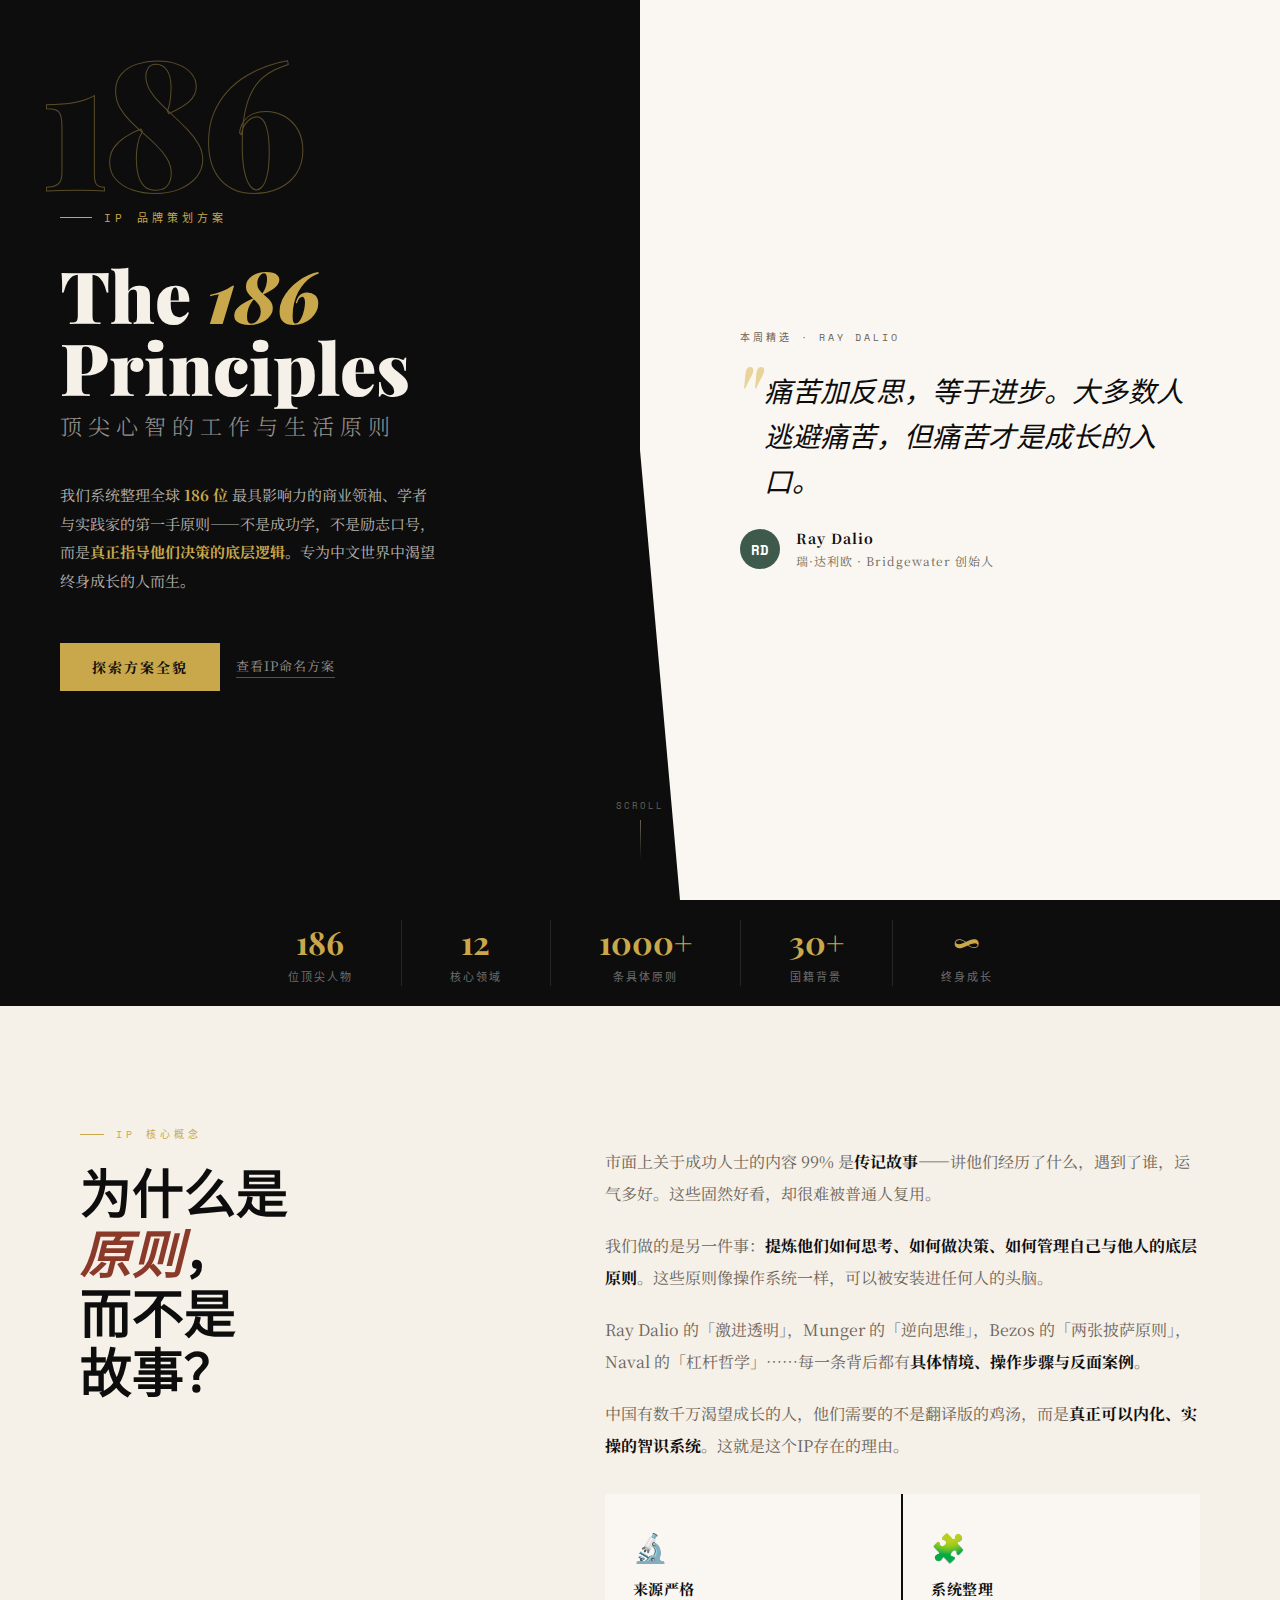
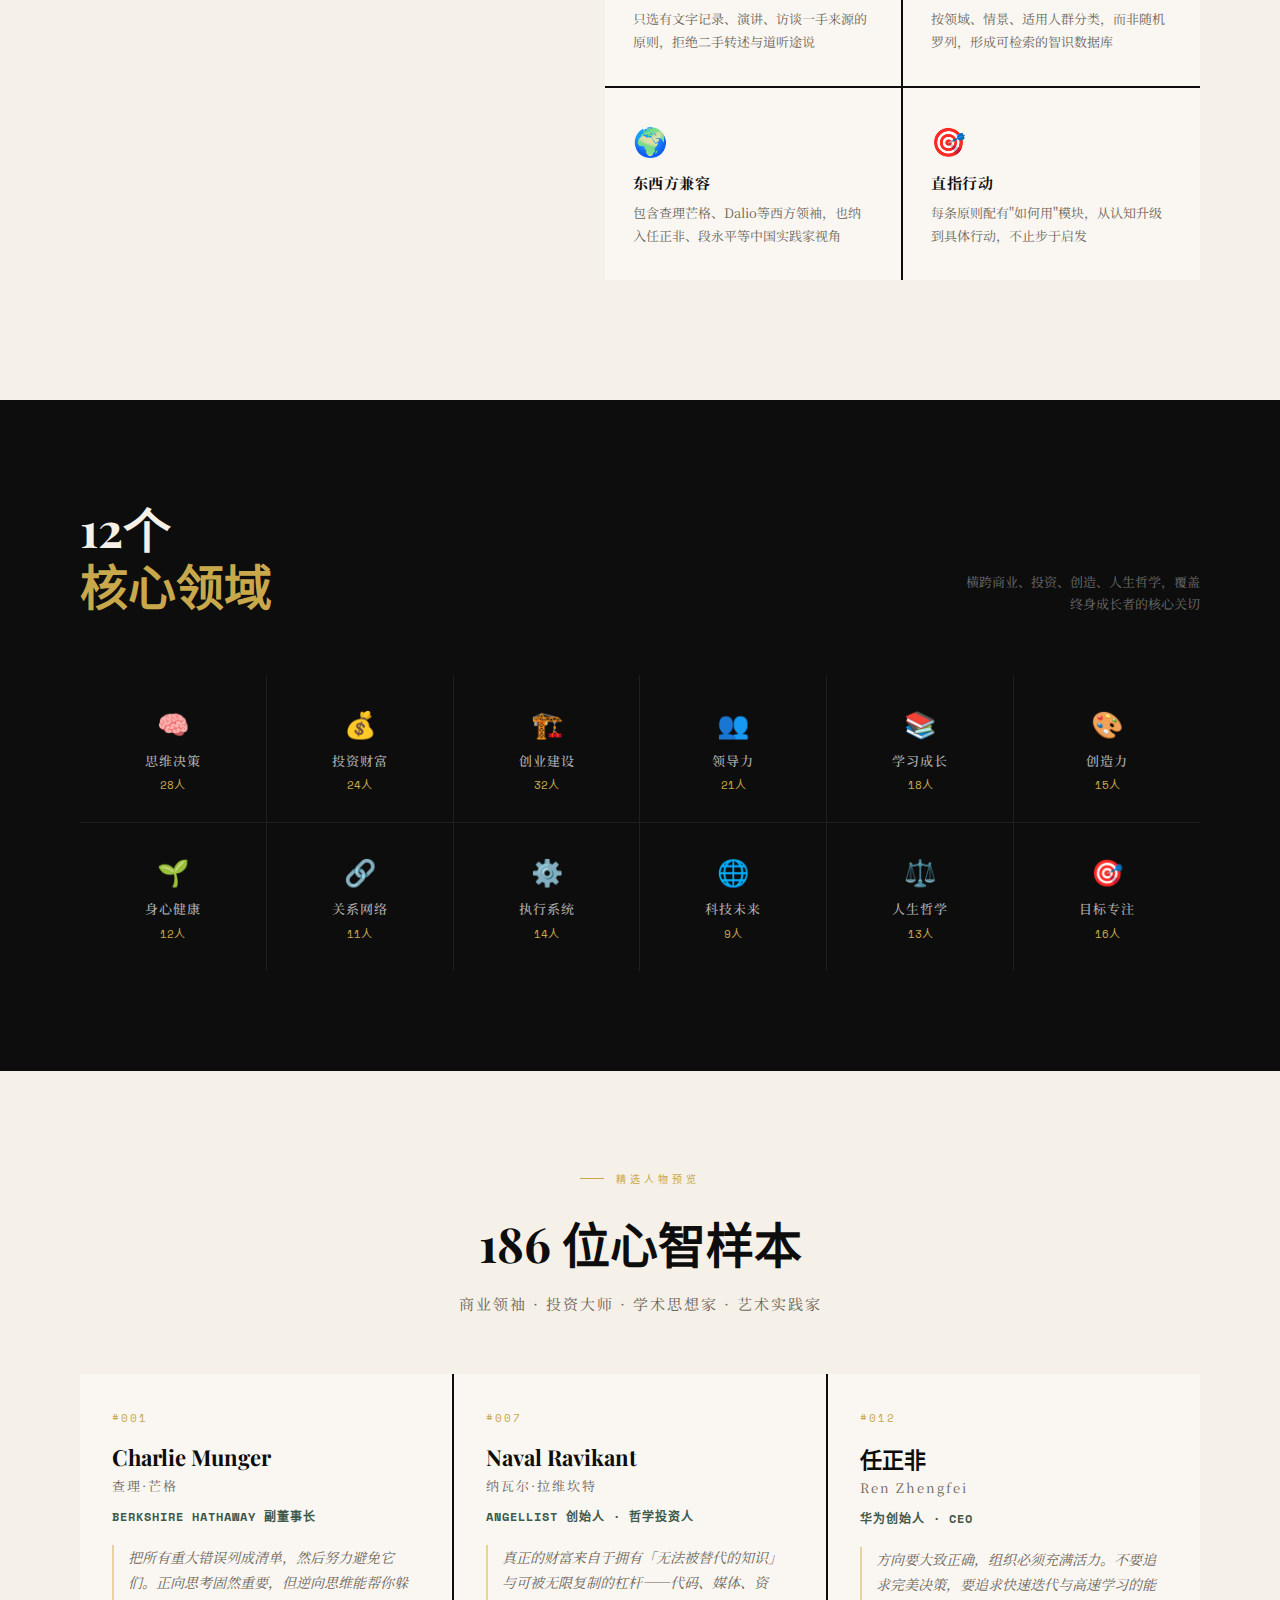
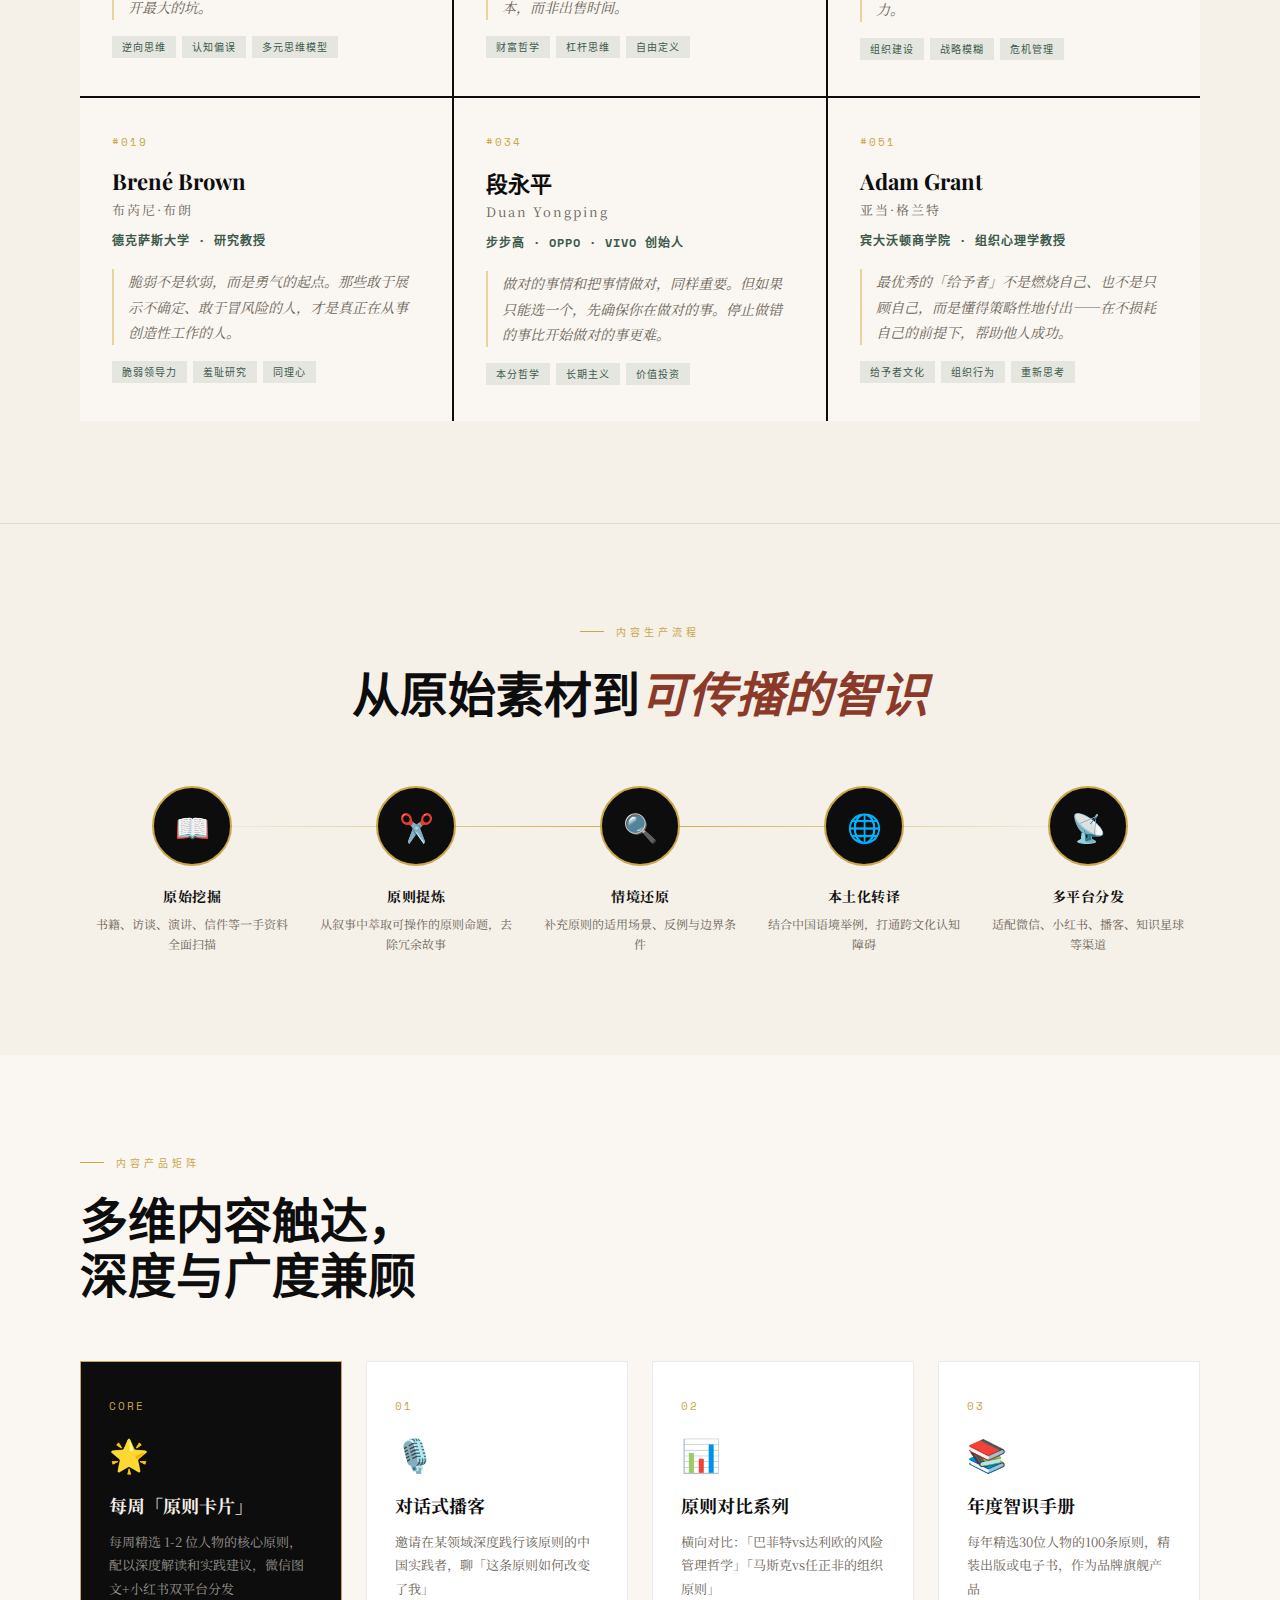
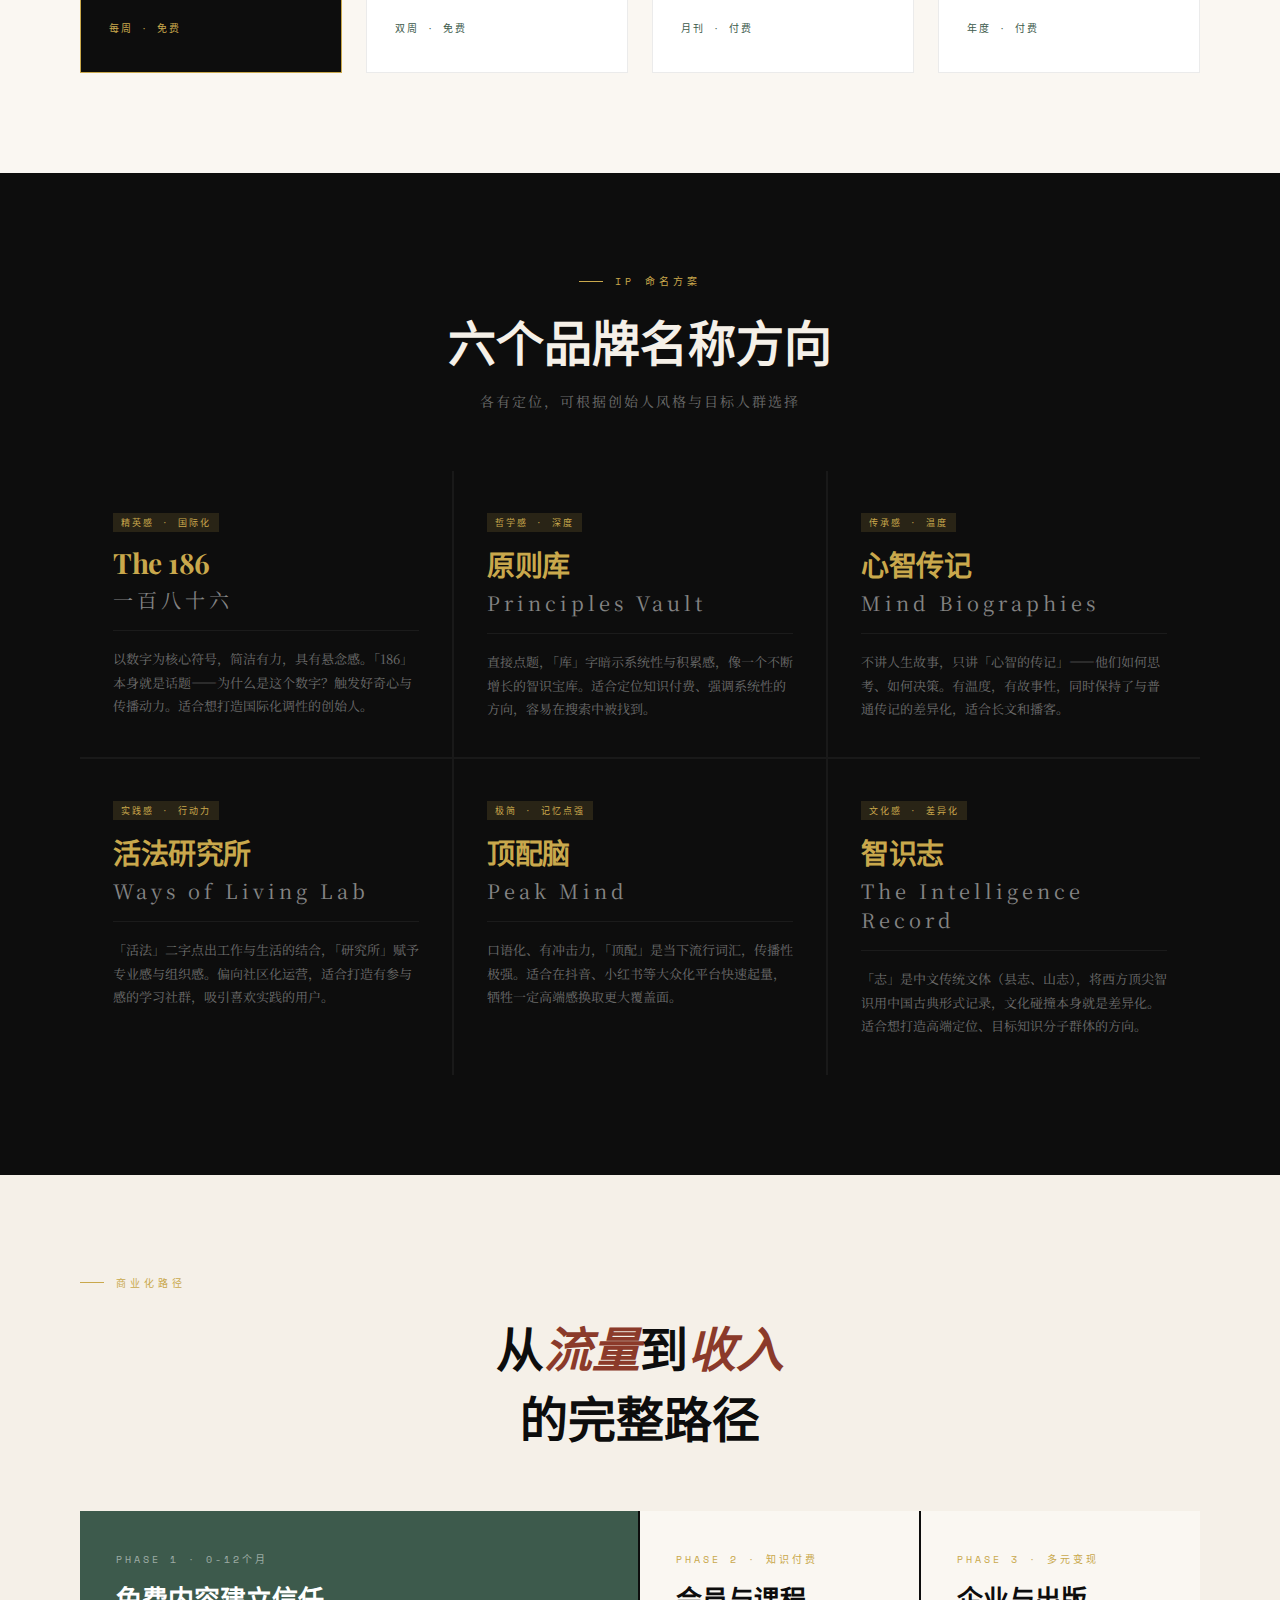
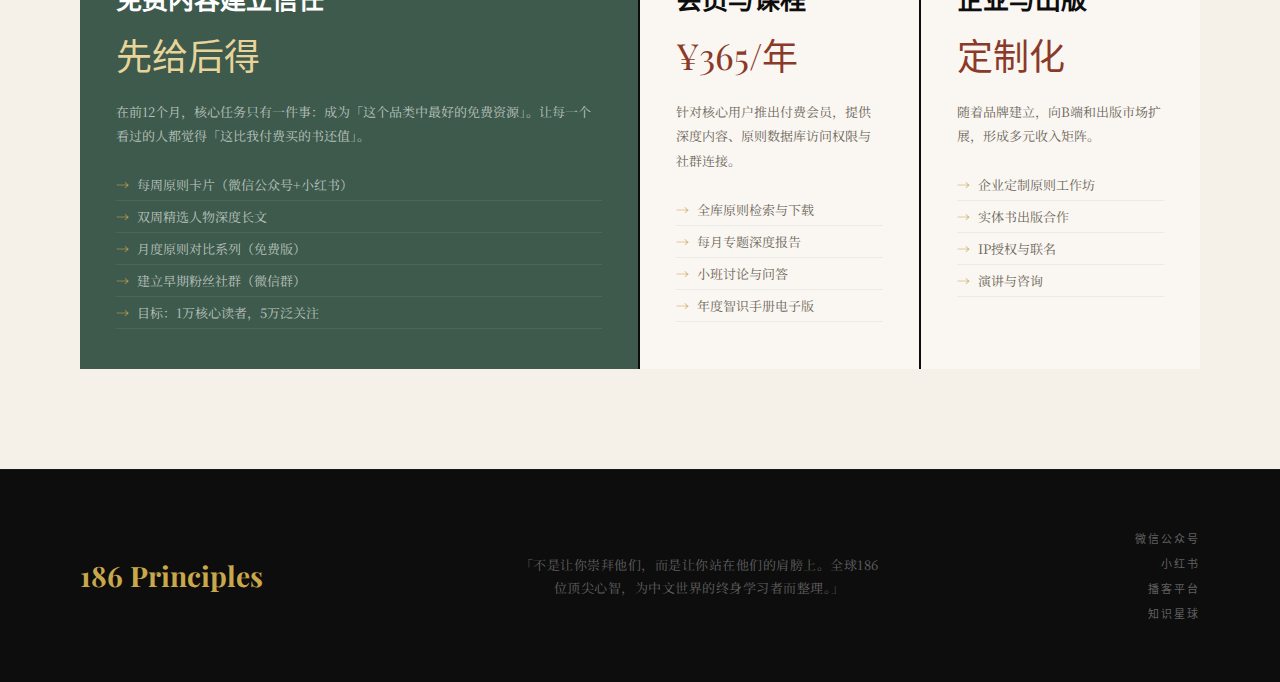
<file: wisdom186-ip.html>
<!DOCTYPE html>
<html lang="zh-CN">
<head>
<meta charset="UTF-8">
<meta name="viewport" content="width=device-width, initial-scale=1.0">
<title>186智识 — 顶尖心智的工作与生活原则</title>
<link href="https://fonts.googleapis.com/css2?family=Playfair+Display:ital,wght@0,400;0,700;0,900;1,400&family=Noto+Serif+SC:wght@300;400;500;700&family=Space+Mono:wght@400;700&display=swap" rel="stylesheet">
<style>
  :root {
    --ink: #0D0D0D;
    --paper: #F5F0E8;
    --gold: #C9A84C;
    --gold-light: #E8D49A;
    --rust: #8B3A2A;
    --sage: #3D5A4C;
    --cream: #FAF7F2;
    --mid: #6B6357;
  }

  * { margin: 0; padding: 0; box-sizing: border-box; }

  html { scroll-behavior: smooth; }

  body {
    background: var(--paper);
    color: var(--ink);
    font-family: 'Noto Serif SC', serif;
    overflow-x: hidden;
  }

  /* ——— HERO ——— */
  .hero {
    min-height: 100vh;
    display: grid;
    grid-template-columns: 1fr 1fr;
    position: relative;
    overflow: hidden;
  }

  .hero-left {
    background: var(--ink);
    display: flex;
    flex-direction: column;
    justify-content: center;
    padding: 80px 60px;
    position: relative;
    z-index: 2;
  }

  .hero-left::after {
    content: '';
    position: absolute;
    right: -40px;
    top: 0;
    width: 80px;
    height: 100%;
    background: var(--ink);
    clip-path: polygon(0 0, 0 100%, 100% 100%);
    z-index: 3;
  }

  .brand-num {
    font-family: 'Playfair Display', serif;
    font-size: 180px;
    font-weight: 900;
    color: transparent;
    -webkit-text-stroke: 1px var(--gold);
    line-height: 0.85;
    letter-spacing: -8px;
    opacity: 0.4;
    position: absolute;
    top: 40px;
    left: 40px;
    pointer-events: none;
  }

  .hero-tag {
    font-family: 'Space Mono', monospace;
    font-size: 11px;
    color: var(--gold);
    letter-spacing: 4px;
    text-transform: uppercase;
    margin-bottom: 32px;
    display: flex;
    align-items: center;
    gap: 12px;
  }

  .hero-tag::before {
    content: '';
    width: 32px;
    height: 1px;
    background: var(--gold);
  }

  .hero-title {
    font-family: 'Playfair Display', serif;
    font-size: 72px;
    font-weight: 900;
    color: var(--paper);
    line-height: 1.0;
    margin-bottom: 8px;
  }

  .hero-title span {
    color: var(--gold);
    font-style: italic;
  }

  .hero-subtitle-cn {
    font-size: 22px;
    font-weight: 300;
    color: rgba(245,240,232,0.6);
    margin-bottom: 40px;
    letter-spacing: 6px;
  }

  .hero-desc {
    font-size: 15px;
    line-height: 1.9;
    color: rgba(245,240,232,0.75);
    max-width: 380px;
    margin-bottom: 48px;
  }

  .cta-group {
    display: flex;
    gap: 16px;
    align-items: center;
  }

  .btn-primary {
    background: var(--gold);
    color: var(--ink);
    padding: 14px 32px;
    font-family: 'Noto Serif SC', serif;
    font-size: 14px;
    font-weight: 700;
    letter-spacing: 2px;
    border: none;
    cursor: pointer;
    text-decoration: none;
    transition: all 0.3s;
    display: inline-block;
  }

  .btn-primary:hover {
    background: var(--paper);
    transform: translateY(-2px);
  }

  .btn-ghost {
    color: rgba(245,240,232,0.6);
    font-size: 13px;
    letter-spacing: 1px;
    text-decoration: none;
    border-bottom: 1px solid rgba(245,240,232,0.3);
    padding-bottom: 2px;
    transition: all 0.3s;
  }

  .btn-ghost:hover {
    color: var(--gold);
    border-color: var(--gold);
  }

  .hero-right {
    background: var(--cream);
    display: flex;
    flex-direction: column;
    justify-content: center;
    padding: 80px 80px 80px 100px;
    position: relative;
  }

  .hero-right-label {
    font-family: 'Space Mono', monospace;
    font-size: 10px;
    color: var(--mid);
    letter-spacing: 3px;
    text-transform: uppercase;
    margin-bottom: 24px;
  }

  .featured-quote {
    font-family: 'Playfair Display', serif;
    font-size: 28px;
    font-style: italic;
    color: var(--ink);
    line-height: 1.6;
    margin-bottom: 24px;
    position: relative;
    padding-left: 24px;
  }

  .featured-quote::before {
    content: '"';
    position: absolute;
    left: -10px;
    top: -20px;
    font-size: 100px;
    color: var(--gold-light);
    font-family: 'Playfair Display', serif;
    line-height: 1;
    pointer-events: none;
  }

  .quote-author {
    display: flex;
    align-items: center;
    gap: 16px;
  }

  .author-dot {
    width: 40px;
    height: 40px;
    background: var(--sage);
    border-radius: 50%;
    display: flex;
    align-items: center;
    justify-content: center;
    color: white;
    font-size: 14px;
    font-weight: 700;
    font-family: 'Space Mono', monospace;
    flex-shrink: 0;
  }

  .author-info strong {
    display: block;
    font-size: 14px;
    font-weight: 700;
    color: var(--ink);
    letter-spacing: 1px;
  }

  .author-info span {
    font-size: 12px;
    color: var(--mid);
    letter-spacing: 1px;
  }

  /* scroll indicator */
  .scroll-line {
    position: absolute;
    bottom: 40px;
    left: 50%;
    transform: translateX(-50%);
    display: flex;
    flex-direction: column;
    align-items: center;
    gap: 8px;
    color: var(--mid);
    font-family: 'Space Mono', monospace;
    font-size: 9px;
    letter-spacing: 2px;
    z-index: 10;
  }

  .scroll-line::after {
    content: '';
    width: 1px;
    height: 40px;
    background: linear-gradient(to bottom, var(--mid), transparent);
    animation: scrollPulse 2s ease-in-out infinite;
  }

  @keyframes scrollPulse {
    0%, 100% { opacity: 1; }
    50% { opacity: 0.3; }
  }

  /* ——— STATS BAR ——— */
  .stats-bar {
    background: var(--ink);
    padding: 20px 0;
    display: flex;
    justify-content: center;
    gap: 0;
    overflow: hidden;
  }

  .stat-item {
    padding: 0 48px;
    text-align: center;
    border-right: 1px solid rgba(255,255,255,0.1);
    flex-shrink: 0;
  }

  .stat-item:last-child { border-right: none; }

  .stat-num {
    font-family: 'Playfair Display', serif;
    font-size: 32px;
    font-weight: 700;
    color: var(--gold);
    display: block;
  }

  .stat-label {
    font-size: 11px;
    color: rgba(255,255,255,0.4);
    letter-spacing: 2px;
    font-family: 'Space Mono', monospace;
  }

  /* ——— CONCEPT SECTION ——— */
  .concept {
    padding: 120px 80px;
    max-width: 1400px;
    margin: 0 auto;
    display: grid;
    grid-template-columns: 1fr 1.4fr;
    gap: 100px;
    align-items: start;
  }

  .section-eyebrow {
    font-family: 'Space Mono', monospace;
    font-size: 10px;
    color: var(--gold);
    letter-spacing: 4px;
    text-transform: uppercase;
    margin-bottom: 20px;
    display: flex;
    align-items: center;
    gap: 12px;
  }

  .section-eyebrow::before {
    content: '';
    width: 24px;
    height: 1px;
    background: var(--gold);
  }

  .concept-title {
    font-family: 'Playfair Display', serif;
    font-size: 52px;
    font-weight: 700;
    line-height: 1.15;
    color: var(--ink);
    margin-bottom: 40px;
  }

  .concept-title em {
    color: var(--rust);
    font-style: italic;
  }

  .concept-body p {
    font-size: 16px;
    line-height: 2.0;
    color: var(--mid);
    margin-bottom: 20px;
  }

  .concept-body strong {
    color: var(--ink);
    font-weight: 700;
  }

  .concept-right {
    padding-top: 20px;
  }

  /* The "Why" cards */
  .why-grid {
    display: grid;
    grid-template-columns: 1fr 1fr;
    gap: 2px;
    background: var(--ink);
  }

  .why-card {
    background: var(--cream);
    padding: 32px 28px;
    transition: background 0.3s;
  }

  .why-card:hover {
    background: var(--gold-light);
  }

  .why-icon {
    font-size: 28px;
    margin-bottom: 12px;
    display: block;
  }

  .why-card h4 {
    font-size: 15px;
    font-weight: 700;
    color: var(--ink);
    margin-bottom: 8px;
    letter-spacing: 0.5px;
  }

  .why-card p {
    font-size: 13px;
    color: var(--mid);
    line-height: 1.8;
  }

  /* ——— CATEGORIES ——— */
  .categories {
    background: var(--ink);
    padding: 100px 80px;
  }

  .categories-inner {
    max-width: 1400px;
    margin: 0 auto;
  }

  .categories-header {
    display: flex;
    justify-content: space-between;
    align-items: flex-end;
    margin-bottom: 60px;
  }

  .cat-title {
    font-family: 'Playfair Display', serif;
    font-size: 48px;
    font-weight: 700;
    color: var(--paper);
    line-height: 1.2;
  }

  .cat-title span { color: var(--gold); }

  .cat-note {
    font-size: 13px;
    color: rgba(255,255,255,0.4);
    max-width: 240px;
    text-align: right;
    line-height: 1.7;
  }

  .cat-grid {
    display: grid;
    grid-template-columns: repeat(6, 1fr);
    gap: 1px;
    background: rgba(255,255,255,0.08);
  }

  .cat-item {
    background: var(--ink);
    padding: 28px 20px;
    text-align: center;
    border: 1px solid transparent;
    transition: all 0.3s;
    cursor: pointer;
  }

  .cat-item:hover {
    background: rgba(201,168,76,0.08);
    border-color: var(--gold);
  }

  .cat-emoji { font-size: 26px; display: block; margin-bottom: 10px; }
  .cat-name {
    font-size: 13px;
    color: rgba(255,255,255,0.7);
    font-weight: 500;
    letter-spacing: 1px;
    line-height: 1.5;
  }

  .cat-count {
    font-family: 'Space Mono', monospace;
    font-size: 11px;
    color: var(--gold);
    margin-top: 6px;
    display: block;
  }

  /* ——— FEATURED LEADERS ——— */
  .leaders {
    padding: 100px 80px;
    max-width: 1400px;
    margin: 0 auto;
  }

  .leaders-header {
    text-align: center;
    margin-bottom: 60px;
  }

  .leaders-title {
    font-family: 'Playfair Display', serif;
    font-size: 48px;
    font-weight: 700;
    color: var(--ink);
    margin-bottom: 16px;
  }

  .leaders-sub {
    font-size: 15px;
    color: var(--mid);
    letter-spacing: 2px;
  }

  .leaders-grid {
    display: grid;
    grid-template-columns: repeat(3, 1fr);
    gap: 2px;
    background: var(--ink);
    margin-bottom: 2px;
  }

  .leader-card {
    background: var(--cream);
    padding: 36px 32px;
    position: relative;
    overflow: hidden;
    transition: all 0.3s;
    cursor: pointer;
  }

  .leader-card::before {
    content: '';
    position: absolute;
    top: 0;
    left: 0;
    width: 3px;
    height: 0;
    background: var(--gold);
    transition: height 0.4s ease;
  }

  .leader-card:hover::before { height: 100%; }
  .leader-card:hover { background: white; }

  .leader-num {
    font-family: 'Space Mono', monospace;
    font-size: 11px;
    color: var(--gold);
    letter-spacing: 2px;
    margin-bottom: 16px;
  }

  .leader-name {
    font-family: 'Playfair Display', serif;
    font-size: 22px;
    font-weight: 700;
    color: var(--ink);
    margin-bottom: 4px;
  }

  .leader-name-cn {
    font-size: 13px;
    color: var(--mid);
    margin-bottom: 12px;
    letter-spacing: 2px;
  }

  .leader-role {
    font-size: 12px;
    color: var(--sage);
    font-weight: 700;
    letter-spacing: 1px;
    text-transform: uppercase;
    margin-bottom: 20px;
    font-family: 'Space Mono', monospace;
  }

  .leader-principle {
    font-size: 14px;
    color: var(--mid);
    line-height: 1.8;
    font-style: italic;
    border-left: 2px solid var(--gold-light);
    padding-left: 14px;
    margin-bottom: 16px;
  }

  .leader-tags {
    display: flex;
    flex-wrap: wrap;
    gap: 6px;
  }

  .tag {
    font-size: 10px;
    padding: 3px 10px;
    background: rgba(61,90,76,0.1);
    color: var(--sage);
    letter-spacing: 1px;
    font-family: 'Space Mono', monospace;
  }

  /* ——— IP STRATEGY ——— */
  .strategy {
    background: var(--paper);
    padding: 100px 80px;
    border-top: 1px solid rgba(0,0,0,0.08);
  }

  .strategy-inner {
    max-width: 1400px;
    margin: 0 auto;
  }

  .strategy-title {
    font-family: 'Playfair Display', serif;
    font-size: 48px;
    font-weight: 700;
    color: var(--ink);
    margin-bottom: 60px;
    text-align: center;
  }

  .strategy-title span { color: var(--rust); font-style: italic; }

  .pipeline {
    display: grid;
    grid-template-columns: repeat(5, 1fr);
    gap: 0;
    position: relative;
  }

  .pipeline::before {
    content: '';
    position: absolute;
    top: 40px;
    left: 10%;
    right: 10%;
    height: 1px;
    background: linear-gradient(to right, transparent, var(--gold), transparent);
    z-index: 0;
  }

  .pipe-step {
    text-align: center;
    padding: 0 16px;
    position: relative;
    z-index: 1;
  }

  .pipe-circle {
    width: 80px;
    height: 80px;
    background: var(--ink);
    border-radius: 50%;
    display: flex;
    align-items: center;
    justify-content: center;
    margin: 0 auto 20px;
    font-size: 28px;
    border: 2px solid var(--gold);
    transition: all 0.3s;
  }

  .pipe-step:hover .pipe-circle {
    background: var(--gold);
    transform: scale(1.1);
  }

  .pipe-step h4 {
    font-size: 14px;
    font-weight: 700;
    color: var(--ink);
    margin-bottom: 8px;
    letter-spacing: 0.5px;
  }

  .pipe-step p {
    font-size: 12px;
    color: var(--mid);
    line-height: 1.7;
  }

  /* ——— CONTENT FORMATS ——— */
  .formats {
    background: var(--cream);
    padding: 100px 80px;
  }

  .formats-inner {
    max-width: 1400px;
    margin: 0 auto;
  }

  .formats-grid {
    display: grid;
    grid-template-columns: repeat(4, 1fr);
    gap: 24px;
    margin-top: 60px;
  }

  .format-card {
    border: 1px solid rgba(0,0,0,0.08);
    padding: 36px 28px;
    background: white;
    position: relative;
    transition: all 0.3s;
  }

  .format-card:hover {
    border-color: var(--gold);
    transform: translateY(-4px);
    box-shadow: 0 20px 40px rgba(0,0,0,0.06);
  }

  .format-card.featured {
    background: var(--ink);
    border-color: var(--gold);
  }

  .format-num {
    font-family: 'Space Mono', monospace;
    font-size: 11px;
    color: var(--gold);
    letter-spacing: 2px;
    margin-bottom: 16px;
  }

  .format-icon { font-size: 32px; margin-bottom: 16px; display: block; }

  .format-name {
    font-size: 18px;
    font-weight: 700;
    color: var(--ink);
    margin-bottom: 12px;
  }

  .format-card.featured .format-name { color: var(--paper); }

  .format-desc {
    font-size: 13px;
    color: var(--mid);
    line-height: 1.8;
  }

  .format-card.featured .format-desc { color: rgba(245,240,232,0.6); }

  .format-freq {
    margin-top: 20px;
    font-family: 'Space Mono', monospace;
    font-size: 10px;
    color: var(--sage);
    letter-spacing: 2px;
  }

  .format-card.featured .format-freq { color: var(--gold); }

  /* ——— NAME IDEAS ——— */
  .names {
    background: var(--ink);
    padding: 100px 80px;
  }

  .names-inner {
    max-width: 1400px;
    margin: 0 auto;
  }

  .names-title {
    font-family: 'Playfair Display', serif;
    font-size: 48px;
    font-weight: 700;
    color: var(--paper);
    margin-bottom: 16px;
    text-align: center;
  }

  .names-sub {
    text-align: center;
    font-size: 14px;
    color: rgba(255,255,255,0.4);
    letter-spacing: 2px;
    margin-bottom: 60px;
  }

  .name-options {
    display: grid;
    grid-template-columns: repeat(3, 1fr);
    gap: 2px;
    background: rgba(255,255,255,0.05);
  }

  .name-option {
    background: #0D0D0D;
    padding: 36px 32px;
    transition: all 0.3s;
    cursor: pointer;
    border: 1px solid transparent;
  }

  .name-option:hover {
    background: rgba(201,168,76,0.08);
    border-color: rgba(201,168,76,0.3);
  }

  .name-main {
    font-family: 'Playfair Display', serif;
    font-size: 28px;
    font-weight: 700;
    color: var(--gold);
    margin-bottom: 4px;
    letter-spacing: -0.5px;
  }

  .name-cn {
    font-size: 20px;
    color: rgba(255,255,255,0.5);
    margin-bottom: 16px;
    letter-spacing: 4px;
  }

  .name-concept {
    font-size: 13px;
    color: rgba(255,255,255,0.4);
    line-height: 1.8;
    border-top: 1px solid rgba(255,255,255,0.06);
    padding-top: 16px;
  }

  .name-tag {
    display: inline-block;
    font-family: 'Space Mono', monospace;
    font-size: 9px;
    letter-spacing: 2px;
    padding: 3px 8px;
    background: rgba(201,168,76,0.15);
    color: var(--gold);
    margin-bottom: 12px;
  }

  /* ——— MONETIZATION ——— */
  .monetize {
    padding: 100px 80px;
    background: var(--paper);
  }

  .monetize-inner {
    max-width: 1400px;
    margin: 0 auto;
  }

  .monetize-grid {
    display: grid;
    grid-template-columns: 2fr 1fr 1fr;
    gap: 2px;
    background: var(--ink);
    margin-top: 60px;
  }

  .mono-card {
    background: var(--cream);
    padding: 40px 36px;
    transition: all 0.3s;
  }

  .mono-card:hover { background: white; }

  .mono-card.hero-card {
    background: var(--sage);
    grid-row: span 1;
  }

  .mono-tier {
    font-family: 'Space Mono', monospace;
    font-size: 10px;
    color: var(--gold);
    letter-spacing: 3px;
    margin-bottom: 12px;
  }

  .mono-card.hero-card .mono-tier { color: rgba(255,255,255,0.5); }

  .mono-name {
    font-family: 'Playfair Display', serif;
    font-size: 26px;
    font-weight: 700;
    color: var(--ink);
    margin-bottom: 12px;
  }

  .mono-card.hero-card .mono-name { color: white; }

  .mono-price {
    font-size: 36px;
    font-weight: 300;
    color: var(--rust);
    margin-bottom: 20px;
    font-family: 'Playfair Display', serif;
  }

  .mono-card.hero-card .mono-price { color: var(--gold-light); }

  .mono-desc {
    font-size: 13px;
    color: var(--mid);
    line-height: 1.9;
  }

  .mono-card.hero-card .mono-desc { color: rgba(255,255,255,0.65); }

  .mono-features {
    list-style: none;
    margin-top: 20px;
  }

  .mono-features li {
    font-size: 13px;
    color: var(--mid);
    padding: 6px 0;
    border-bottom: 1px solid rgba(0,0,0,0.05);
    display: flex;
    gap: 8px;
    align-items: flex-start;
  }

  .mono-card.hero-card .mono-features li { color: rgba(255,255,255,0.65); border-color: rgba(255,255,255,0.08); }

  .mono-features li::before { content: '→'; color: var(--gold); flex-shrink: 0; }

  /* ——— FOOTER ——— */
  footer {
    background: var(--ink);
    padding: 60px 80px;
    display: flex;
    justify-content: space-between;
    align-items: center;
    border-top: 1px solid rgba(255,255,255,0.05);
  }

  .footer-brand {
    font-family: 'Playfair Display', serif;
    font-size: 28px;
    font-weight: 700;
    color: var(--gold);
  }

  .footer-mission {
    font-size: 13px;
    color: rgba(255,255,255,0.35);
    max-width: 360px;
    line-height: 1.8;
    text-align: center;
    letter-spacing: 0.5px;
  }

  .footer-socials {
    display: flex;
    flex-direction: column;
    align-items: flex-end;
    gap: 8px;
  }

  .footer-socials a {
    font-family: 'Space Mono', monospace;
    font-size: 11px;
    color: rgba(255,255,255,0.35);
    text-decoration: none;
    letter-spacing: 2px;
    transition: color 0.3s;
  }

  .footer-socials a:hover { color: var(--gold); }

  /* ——— ANIMATIONS ——— */
  @keyframes fadeUp {
    from { opacity: 0; transform: translateY(30px); }
    to { opacity: 1; transform: translateY(0); }
  }

  .hero-tag { animation: fadeUp 0.8s ease 0.2s both; }
  .hero-title { animation: fadeUp 0.8s ease 0.4s both; }
  .hero-subtitle-cn { animation: fadeUp 0.8s ease 0.6s both; }
  .hero-desc { animation: fadeUp 0.8s ease 0.8s both; }
  .cta-group { animation: fadeUp 0.8s ease 1.0s both; }
  .featured-quote { animation: fadeUp 0.8s ease 0.6s both; }

  /* ——— RESPONSIVE ——— */
  @media (max-width: 900px) {
    .hero { grid-template-columns: 1fr; }
    .hero-left::after { display: none; }
    .hero-right { padding: 60px 40px; }
    .hero-title { font-size: 48px; }
    .concept { grid-template-columns: 1fr; padding: 60px 32px; }
    .leaders-grid { grid-template-columns: 1fr; }
    .cat-grid { grid-template-columns: repeat(3, 1fr); }
    .pipeline { grid-template-columns: 1fr 1fr; }
    .formats-grid { grid-template-columns: 1fr 1fr; }
    .name-options { grid-template-columns: 1fr; }
    .monetize-grid { grid-template-columns: 1fr; }
    .categories, .leaders, .strategy, .formats, .names, .monetize { padding: 60px 32px; }
    footer { flex-direction: column; gap: 24px; text-align: center; padding: 40px 32px; }
    .footer-socials { align-items: center; }
    .stats-bar { flex-wrap: wrap; }
  }
</style>
</head>
<body>

<!-- ——— HERO ——— -->
<section class="hero">
  <div class="hero-left">
    <div class="brand-num">186</div>
    <div class="hero-tag">IP 品牌策划方案</div>
    <h1 class="hero-title">The <span>186</span><br>Principles</h1>
    <p class="hero-subtitle-cn">顶尖心智的工作与生活原则</p>
    <p class="hero-desc">
      我们系统整理全球 <strong style="color:var(--gold)">186 位</strong> 最具影响力的商业领袖、学者与实践家的第一手原则——不是成功学，不是励志口号，而是<strong style="color:var(--gold)">真正指导他们决策的底层逻辑</strong>。专为中文世界中渴望终身成长的人而生。
    </p>
    <div class="cta-group">
      <a href="#concept" class="btn-primary">探索方案全貌</a>
      <a href="#names" class="btn-ghost">查看IP命名方案</a>
    </div>
  </div>

  <div class="hero-right">
    <div class="hero-right-label">本周精选 · Ray Dalio</div>
    <blockquote class="featured-quote">
      痛苦加反思，等于进步。大多数人逃避痛苦，但痛苦才是成长的入口。
    </blockquote>
    <div class="quote-author">
      <div class="author-dot">RD</div>
      <div class="author-info">
        <strong>Ray Dalio</strong>
        <span>瑞·达利欧 · Bridgewater 创始人</span>
      </div>
    </div>
  </div>

  <div class="scroll-line">SCROLL</div>
</section>

<!-- ——— STATS ——— -->
<div class="stats-bar">
  <div class="stat-item"><span class="stat-num">186</span><span class="stat-label">位顶尖人物</span></div>
  <div class="stat-item"><span class="stat-num">12</span><span class="stat-label">核心领域</span></div>
  <div class="stat-item"><span class="stat-num">1000+</span><span class="stat-label">条具体原则</span></div>
  <div class="stat-item"><span class="stat-num">30+</span><span class="stat-label">国籍背景</span></div>
  <div class="stat-item"><span class="stat-num">∞</span><span class="stat-label">终身成长</span></div>
</div>

<!-- ——— CONCEPT ——— -->
<section class="concept" id="concept">
  <div class="concept-left">
    <div class="section-eyebrow">IP 核心概念</div>
    <h2 class="concept-title">为什么是<br><em>原则</em>，<br>而不是<br>故事？</h2>
  </div>

  <div class="concept-right">
    <div class="concept-body">
      <p>市面上关于成功人士的内容 99% 是<strong>传记故事</strong>——讲他们经历了什么，遇到了谁，运气多好。这些固然好看，却很难被普通人复用。</p>
      <p>我们做的是另一件事：<strong>提炼他们如何思考、如何做决策、如何管理自己与他人的底层原则</strong>。这些原则像操作系统一样，可以被安装进任何人的头脑。</p>
      <p>Ray Dalio 的「激进透明」，Munger 的「逆向思维」，Bezos 的「两张披萨原则」，Naval 的「杠杆哲学」……每一条背后都有<strong>具体情境、操作步骤与反面案例</strong>。</p>
      <p>中国有数千万渴望成长的人，他们需要的不是翻译版的鸡汤，而是<strong>真正可以内化、实操的智识系统</strong>。这就是这个IP存在的理由。</p>
    </div>

    <div class="why-grid" style="margin-top: 32px;">
      <div class="why-card">
        <span class="why-icon">🔬</span>
        <h4>来源严格</h4>
        <p>只选有文字记录、演讲、访谈一手来源的原则，拒绝二手转述与道听途说</p>
      </div>
      <div class="why-card">
        <span class="why-icon">🧩</span>
        <h4>系统整理</h4>
        <p>按领域、情景、适用人群分类，而非随机罗列，形成可检索的智识数据库</p>
      </div>
      <div class="why-card">
        <span class="why-icon">🌍</span>
        <h4>东西方兼容</h4>
        <p>包含查理芒格、Dalio等西方领袖，也纳入任正非、段永平等中国实践家视角</p>
      </div>
      <div class="why-card">
        <span class="why-icon">🎯</span>
        <h4>直指行动</h4>
        <p>每条原则配有"如何用"模块，从认知升级到具体行动，不止步于启发</p>
      </div>
    </div>
  </div>
</section>

<!-- ——— CATEGORIES ——— -->
<section class="categories" id="categories">
  <div class="categories-inner">
    <div class="categories-header">
      <h2 class="cat-title">12个<br><span>核心领域</span></h2>
      <p class="cat-note">横跨商业、投资、创造、人生哲学，覆盖终身成长者的核心关切</p>
    </div>
    <div class="cat-grid">
      <div class="cat-item">
        <span class="cat-emoji">🧠</span>
        <div class="cat-name">思维决策</div>
        <span class="cat-count">28人</span>
      </div>
      <div class="cat-item">
        <span class="cat-emoji">💰</span>
        <div class="cat-name">投资财富</div>
        <span class="cat-count">24人</span>
      </div>
      <div class="cat-item">
        <span class="cat-emoji">🏗️</span>
        <div class="cat-name">创业建设</div>
        <span class="cat-count">32人</span>
      </div>
      <div class="cat-item">
        <span class="cat-emoji">👥</span>
        <div class="cat-name">领导力</div>
        <span class="cat-count">21人</span>
      </div>
      <div class="cat-item">
        <span class="cat-emoji">📚</span>
        <div class="cat-name">学习成长</div>
        <span class="cat-count">18人</span>
      </div>
      <div class="cat-item">
        <span class="cat-emoji">🎨</span>
        <div class="cat-name">创造力</div>
        <span class="cat-count">15人</span>
      </div>
      <div class="cat-item">
        <span class="cat-emoji">🌱</span>
        <div class="cat-name">身心健康</div>
        <span class="cat-count">12人</span>
      </div>
      <div class="cat-item">
        <span class="cat-emoji">🔗</span>
        <div class="cat-name">关系网络</div>
        <span class="cat-count">11人</span>
      </div>
      <div class="cat-item">
        <span class="cat-emoji">⚙️</span>
        <div class="cat-name">执行系统</div>
        <span class="cat-count">14人</span>
      </div>
      <div class="cat-item">
        <span class="cat-emoji">🌐</span>
        <div class="cat-name">科技未来</div>
        <span class="cat-count">9人</span>
      </div>
      <div class="cat-item">
        <span class="cat-emoji">⚖️</span>
        <div class="cat-name">人生哲学</div>
        <span class="cat-count">13人</span>
      </div>
      <div class="cat-item">
        <span class="cat-emoji">🎯</span>
        <div class="cat-name">目标专注</div>
        <span class="cat-count">16人</span>
      </div>
    </div>
  </div>
</section>

<!-- ——— FEATURED LEADERS ——— -->
<section class="leaders" id="leaders">
  <div class="leaders-header">
    <div class="section-eyebrow" style="justify-content:center">精选人物预览</div>
    <h2 class="leaders-title">186 位心智样本</h2>
    <p class="leaders-sub">商业领袖 · 投资大师 · 学术思想家 · 艺术实践家</p>
  </div>
  <div class="leaders-grid">

    <div class="leader-card">
      <div class="leader-num">#001</div>
      <div class="leader-name">Charlie Munger</div>
      <div class="leader-name-cn">查理·芒格</div>
      <div class="leader-role">Berkshire Hathaway 副董事长</div>
      <p class="leader-principle">把所有重大错误列成清单，然后努力避免它们。正向思考固然重要，但逆向思维能帮你躲开最大的坑。</p>
      <div class="leader-tags">
        <span class="tag">逆向思维</span>
        <span class="tag">认知偏误</span>
        <span class="tag">多元思维模型</span>
      </div>
    </div>

    <div class="leader-card">
      <div class="leader-num">#007</div>
      <div class="leader-name">Naval Ravikant</div>
      <div class="leader-name-cn">纳瓦尔·拉维坎特</div>
      <div class="leader-role">AngelList 创始人 · 哲学投资人</div>
      <p class="leader-principle">真正的财富来自于拥有「无法被替代的知识」与可被无限复制的杠杆——代码、媒体、资本，而非出售时间。</p>
      <div class="leader-tags">
        <span class="tag">财富哲学</span>
        <span class="tag">杠杆思维</span>
        <span class="tag">自由定义</span>
      </div>
    </div>

    <div class="leader-card">
      <div class="leader-num">#012</div>
      <div class="leader-name">任正非</div>
      <div class="leader-name-cn">Ren Zhengfei</div>
      <div class="leader-role">华为创始人 · CEO</div>
      <p class="leader-principle">方向要大致正确，组织必须充满活力。不要追求完美决策，要追求快速迭代与高速学习的能力。</p>
      <div class="leader-tags">
        <span class="tag">组织建设</span>
        <span class="tag">战略模糊</span>
        <span class="tag">危机管理</span>
      </div>
    </div>

    <div class="leader-card">
      <div class="leader-num">#019</div>
      <div class="leader-name">Brené Brown</div>
      <div class="leader-name-cn">布芮尼·布朗</div>
      <div class="leader-role">德克萨斯大学 · 研究教授</div>
      <p class="leader-principle">脆弱不是软弱，而是勇气的起点。那些敢于展示不确定、敢于冒风险的人，才是真正在从事创造性工作的人。</p>
      <div class="leader-tags">
        <span class="tag">脆弱领导力</span>
        <span class="tag">羞耻研究</span>
        <span class="tag">同理心</span>
      </div>
    </div>

    <div class="leader-card">
      <div class="leader-num">#034</div>
      <div class="leader-name">段永平</div>
      <div class="leader-name-cn">Duan Yongping</div>
      <div class="leader-role">步步高 · OPPO · vivo 创始人</div>
      <p class="leader-principle">做对的事情和把事情做对，同样重要。但如果只能选一个，先确保你在做对的事。停止做错的事比开始做对的事更难。</p>
      <div class="leader-tags">
        <span class="tag">本分哲学</span>
        <span class="tag">长期主义</span>
        <span class="tag">价值投资</span>
      </div>
    </div>

    <div class="leader-card">
      <div class="leader-num">#051</div>
      <div class="leader-name">Adam Grant</div>
      <div class="leader-name-cn">亚当·格兰特</div>
      <div class="leader-role">宾大沃顿商学院 · 组织心理学教授</div>
      <p class="leader-principle">最优秀的「给予者」不是燃烧自己、也不是只顾自己，而是懂得策略性地付出——在不损耗自己的前提下，帮助他人成功。</p>
      <div class="leader-tags">
        <span class="tag">给予者文化</span>
        <span class="tag">组织行为</span>
        <span class="tag">重新思考</span>
      </div>
    </div>

  </div>
</section>

<!-- ——— IP STRATEGY ——— -->
<section class="strategy" id="strategy">
  <div class="strategy-inner">
    <div class="section-eyebrow" style="justify-content:center; margin-bottom:16px">内容生产流程</div>
    <h2 class="strategy-title">从原始素材到<span>可传播的智识</span></h2>
    <div class="pipeline">
      <div class="pipe-step">
        <div class="pipe-circle">📖</div>
        <h4>原始挖掘</h4>
        <p>书籍、访谈、演讲、信件等一手资料全面扫描</p>
      </div>
      <div class="pipe-step">
        <div class="pipe-circle">✂️</div>
        <h4>原则提炼</h4>
        <p>从叙事中萃取可操作的原则命题，去除冗余故事</p>
      </div>
      <div class="pipe-step">
        <div class="pipe-circle">🔍</div>
        <h4>情境还原</h4>
        <p>补充原则的适用场景、反例与边界条件</p>
      </div>
      <div class="pipe-step">
        <div class="pipe-circle">🌐</div>
        <h4>本土化转译</h4>
        <p>结合中国语境举例，打通跨文化认知障碍</p>
      </div>
      <div class="pipe-step">
        <div class="pipe-circle">📡</div>
        <h4>多平台分发</h4>
        <p>适配微信、小红书、播客、知识星球等渠道</p>
      </div>
    </div>
  </div>
</section>

<!-- ——— CONTENT FORMATS ——— -->
<section class="formats" id="formats">
  <div class="formats-inner">
    <div class="section-eyebrow">内容产品矩阵</div>
    <h2 class="concept-title" style="font-family:'Playfair Display',serif; font-size:48px; color:var(--ink); margin-bottom:0">多维内容触达，<br>深度与广度兼顾</h2>
    <div class="formats-grid">
      <div class="format-card featured">
        <div class="format-num">CORE</div>
        <span class="format-icon">🌟</span>
        <div class="format-name">每周「原则卡片」</div>
        <p class="format-desc">每周精选 1-2 位人物的核心原则，配以深度解读和实践建议，微信图文+小红书双平台分发</p>
        <div class="format-freq">每周 · 免费</div>
      </div>
      <div class="format-card">
        <div class="format-num">01</div>
        <span class="format-icon">🎙️</span>
        <div class="format-name">对话式播客</div>
        <p class="format-desc">邀请在某领域深度践行该原则的中国实践者，聊「这条原则如何改变了我」</p>
        <div class="format-freq">双周 · 免费</div>
      </div>
      <div class="format-card">
        <div class="format-num">02</div>
        <span class="format-icon">📊</span>
        <div class="format-name">原则对比系列</div>
        <p class="format-desc">横向对比：「巴菲特vs达利欧的风险管理哲学」「马斯克vs任正非的组织原则」</p>
        <div class="format-freq">月刊 · 付费</div>
      </div>
      <div class="format-card">
        <div class="format-num">03</div>
        <span class="format-icon">📚</span>
        <div class="format-name">年度智识手册</div>
        <p class="format-desc">每年精选30位人物的100条原则，精装出版或电子书，作为品牌旗舰产品</p>
        <div class="format-freq">年度 · 付费</div>
      </div>
    </div>
  </div>
</section>

<!-- ——— IP NAMES ——— -->
<section class="names" id="names">
  <div class="names-inner">
    <div class="section-eyebrow" style="justify-content:center; margin-bottom:16px; color:var(--gold)">IP 命名方案</div>
    <h2 class="names-title">六个品牌名称方向</h2>
    <p class="names-sub">各有定位，可根据创始人风格与目标人群选择</p>
    <div class="name-options">
      <div class="name-option">
        <div class="name-tag">精英感 · 国际化</div>
        <div class="name-main">The 186</div>
        <div class="name-cn">一百八十六</div>
        <p class="name-concept">以数字为核心符号，简洁有力，具有悬念感。「186」本身就是话题——为什么是这个数字？触发好奇心与传播动力。适合想打造国际化调性的创始人。</p>
      </div>
      <div class="name-option">
        <div class="name-tag">哲学感 · 深度</div>
        <div class="name-main">原则库</div>
        <div class="name-cn">Principles Vault</div>
        <p class="name-concept">直接点题，「库」字暗示系统性与积累感，像一个不断增长的智识宝库。适合定位知识付费、强调系统性的方向，容易在搜索中被找到。</p>
      </div>
      <div class="name-option">
        <div class="name-tag">传承感 · 温度</div>
        <div class="name-main">心智传记</div>
        <div class="name-cn">Mind Biographies</div>
        <p class="name-concept">不讲人生故事，只讲「心智的传记」——他们如何思考、如何决策。有温度，有故事性，同时保持了与普通传记的差异化，适合长文和播客。</p>
      </div>
      <div class="name-option">
        <div class="name-tag">实践感 · 行动力</div>
        <div class="name-main">活法研究所</div>
        <div class="name-cn">Ways of Living Lab</div>
        <p class="name-concept">「活法」二字点出工作与生活的结合，「研究所」赋予专业感与组织感。偏向社区化运营，适合打造有参与感的学习社群，吸引喜欢实践的用户。</p>
      </div>
      <div class="name-option">
        <div class="name-tag">极简 · 记忆点强</div>
        <div class="name-main">顶配脑</div>
        <div class="name-cn">Peak Mind</div>
        <p class="name-concept">口语化、有冲击力，「顶配」是当下流行词汇，传播性极强。适合在抖音、小红书等大众化平台快速起量，牺牲一定高端感换取更大覆盖面。</p>
      </div>
      <div class="name-option">
        <div class="name-tag">文化感 · 差异化</div>
        <div class="name-main">智识志</div>
        <div class="name-cn">The Intelligence Record</div>
        <p class="name-concept">「志」是中文传统文体（县志、山志），将西方顶尖智识用中国古典形式记录，文化碰撞本身就是差异化。适合想打造高端定位、目标知识分子群体的方向。</p>
      </div>
    </div>
  </div>
</section>

<!-- ——— MONETIZATION ——— -->
<section class="monetize" id="monetize">
  <div class="monetize-inner">
    <div class="section-eyebrow">商业化路径</div>
    <h2 class="strategy-title" style="font-family:'Playfair Display',serif; font-size:48px; text-align:center">从<span style="color:var(--rust);font-style:italic">流量</span>到<span style="color:var(--rust);font-style:italic">收入</span><br>的完整路径</h2>
    <div class="monetize-grid">
      <div class="mono-card hero-card">
        <div class="mono-tier">PHASE 1 · 0-12个月</div>
        <div class="mono-name">免费内容建立信任</div>
        <div class="mono-price">先给后得</div>
        <p class="mono-desc">在前12个月，核心任务只有一件事：成为「这个品类中最好的免费资源」。让每一个看过的人都觉得「这比我付费买的书还值」。</p>
        <ul class="mono-features">
          <li>每周原则卡片（微信公众号+小红书）</li>
          <li>双周精选人物深度长文</li>
          <li>月度原则对比系列（免费版）</li>
          <li>建立早期粉丝社群（微信群）</li>
          <li>目标：1万核心读者，5万泛关注</li>
        </ul>
      </div>

      <div class="mono-card">
        <div class="mono-tier">PHASE 2 · 知识付费</div>
        <div class="mono-name">会员与课程</div>
        <div class="mono-price">¥365/年</div>
        <p class="mono-desc">针对核心用户推出付费会员，提供深度内容、原则数据库访问权限与社群连接。</p>
        <ul class="mono-features">
          <li>全库原则检索与下载</li>
          <li>每月专题深度报告</li>
          <li>小班讨论与问答</li>
          <li>年度智识手册电子版</li>
        </ul>
      </div>

      <div class="mono-card">
        <div class="mono-tier">PHASE 3 · 多元变现</div>
        <div class="mono-name">企业与出版</div>
        <div class="mono-price">定制化</div>
        <p class="mono-desc">随着品牌建立，向B端和出版市场扩展，形成多元收入矩阵。</p>
        <ul class="mono-features">
          <li>企业定制原则工作坊</li>
          <li>实体书出版合作</li>
          <li>IP授权与联名</li>
          <li>演讲与咨询</li>
        </ul>
      </div>
    </div>
  </div>
</section>

<!-- ——— FOOTER ——— -->
<footer>
  <div class="footer-brand">186 Principles</div>
  <p class="footer-mission">「不是让你崇拜他们，而是让你站在他们的肩膀上。全球186位顶尖心智，为中文世界的终身学习者而整理。」</p>
  <div class="footer-socials">
    <a href="#">微信公众号</a>
    <a href="#">小红书</a>
    <a href="#">播客平台</a>
    <a href="#">知识星球</a>
  </div>
</footer>

</body>
</html>
</file>
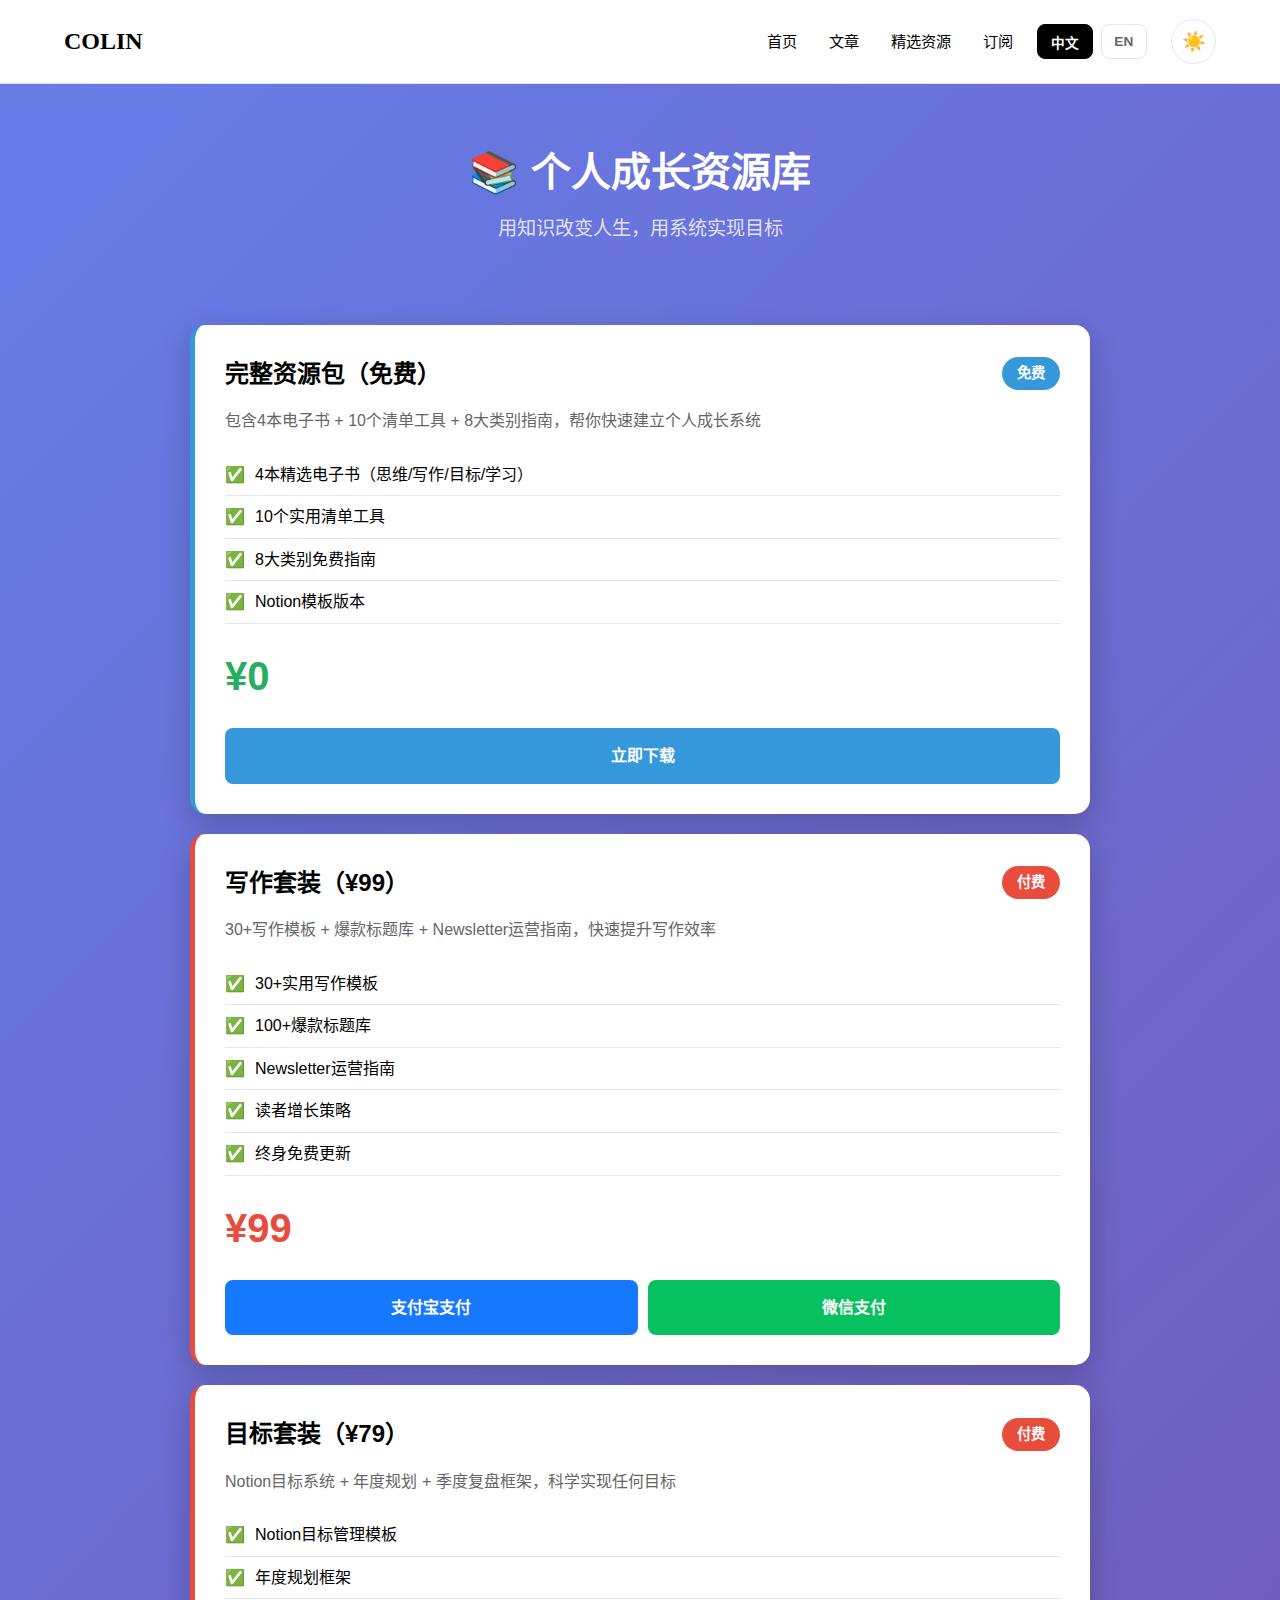
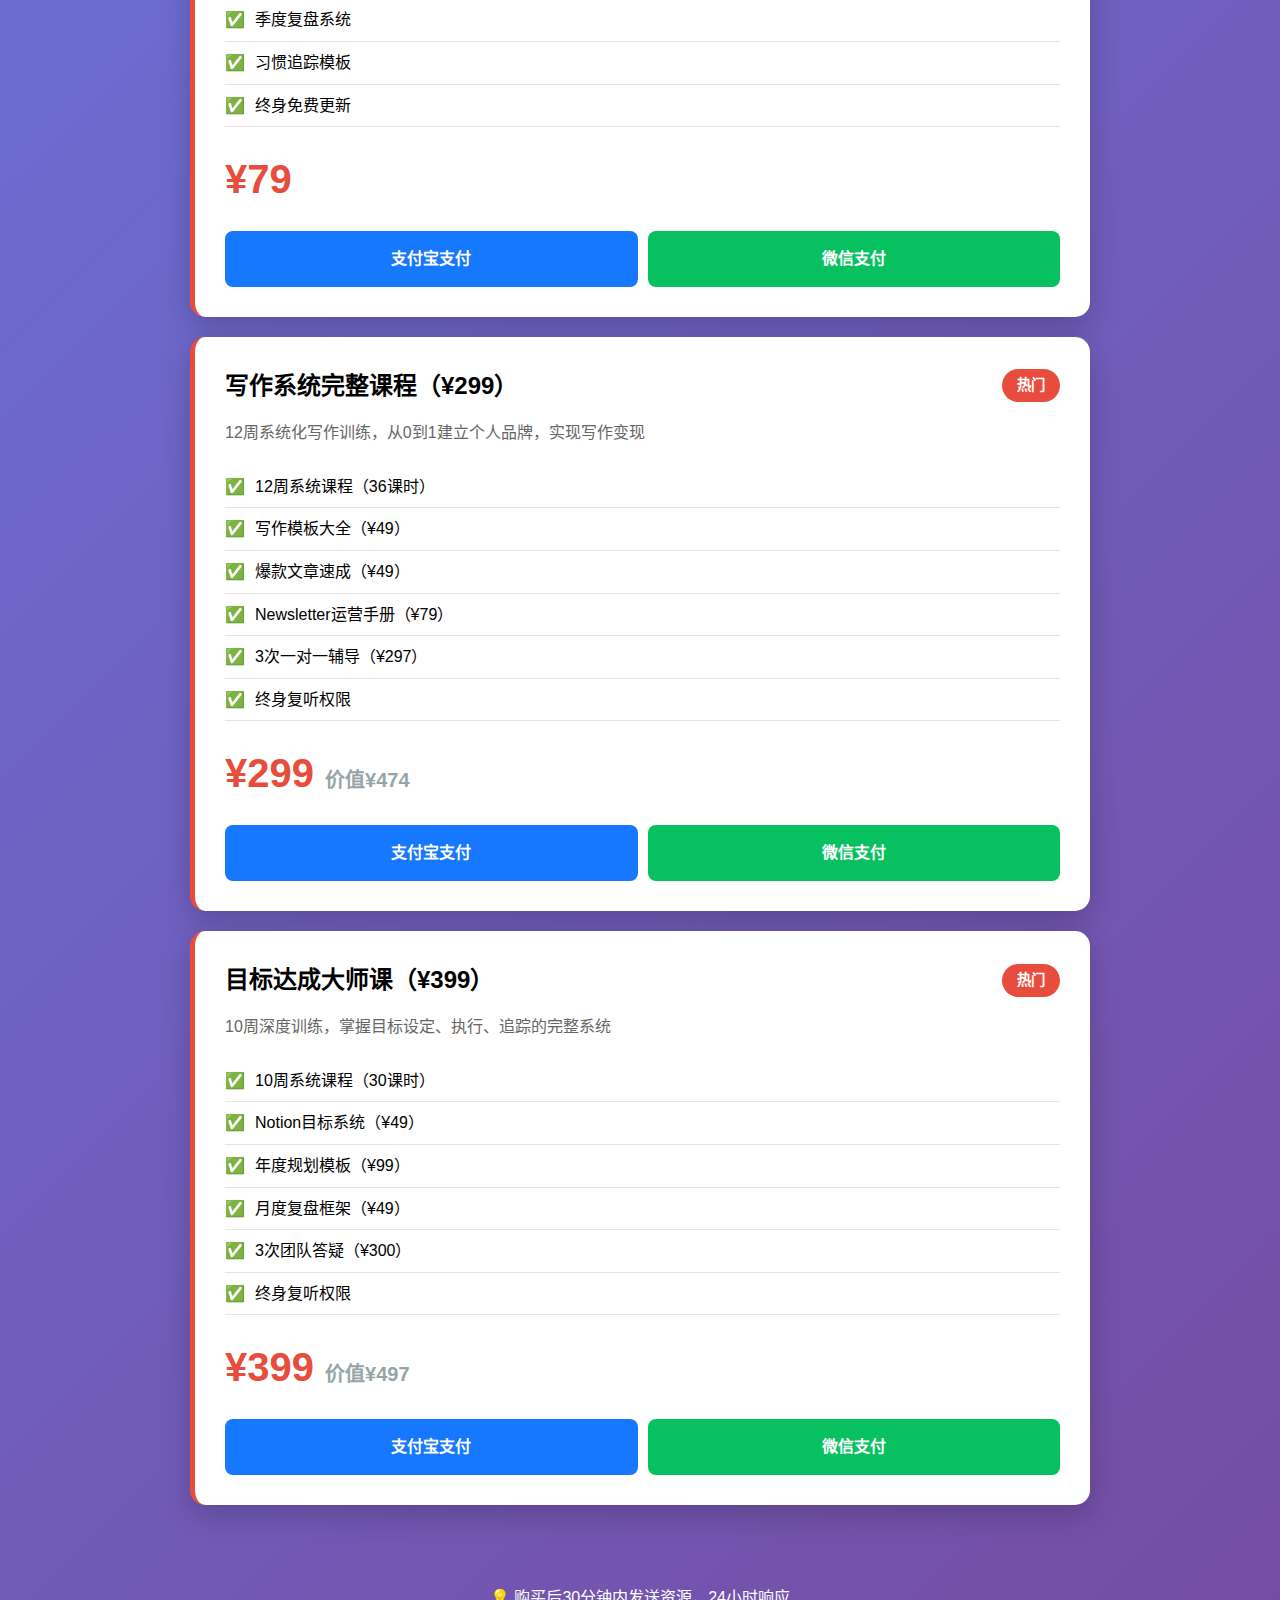
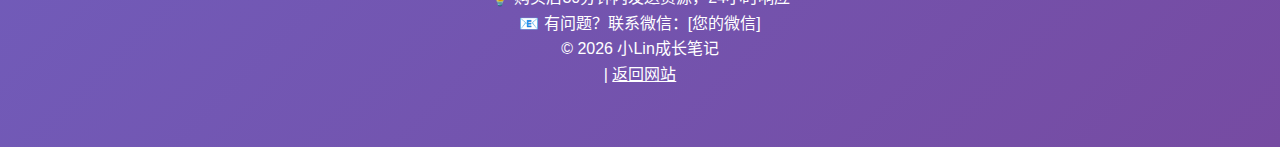
<file: 支付页面模板.html>
<!DOCTYPE html>
<html lang="zh-CN">
<head>
    <meta charset="UTF-8">
    <meta name="viewport" content="width=device-width, initial-scale=1.0">
    <title>资源购买 - 小Lin成长笔记</title>
    <!-- Common CSS -->
    <link rel="stylesheet" href="/css/common.css">
    <style>
        * {
            margin: 0;
            padding: 0;
            box-sizing: border-box;
        }

        :root {
            --bg-primary: #ffffff;
            --bg-secondary: #f5f5f5;
            --bg-card: #ffffff;
            --text-primary: #000000;
            --text-secondary: #666666;
            --accent: #000000;
            --accent-hover: #333333;
            --border: #e5e5e5;
            --button-bg-dark: #000000;
            --button-text-dark: #ffffff;
            --color-blue-light: #667eea;
            --color-purple: #764ba2;
            --color-success: #27ae60;
            --color-error: #e74c3c;
            --color-wechat: #07c160;
            --color-alipay: #1677ff;
        }

        [data-theme="dark"] {
            --bg-primary: #0a0a0a;
            --bg-secondary: #141414;
            --bg-card: #1a1a1a;
            --text-primary: #ffffff;
            --text-secondary: #a0a0a0;
            --accent: #ffffff;
            --accent-hover: #e0e0e0;
            --border: #2a2a2a;
            --button-bg-dark: #ffffff;
            --button-text-dark: #000000;
        }

        body {
            font-family: -apple-system, BlinkMacSystemFont, "Segoe UI", Roboto, "Helvetica Neue", Arial, sans-serif;
            background: linear-gradient(135deg, var(--color-blue-light) 0%, var(--color-purple) 100%);
            min-height: 100vh;
            padding: 20px;
            color: var(--text-primary);
        }

        .container {
            max-width: 900px;
            margin: 0 auto;
            padding-top: 80px;
        }
        .header {
            text-align: center;
            color: white;
            margin-bottom: 40px;
            padding: 40px 20px;
        }
        .header h1 {
            font-size: 2.5em;
            margin-bottom: 10px;
        }
        .header p {
            font-size: 1.2em;
            opacity: 0.9;
        }
        .products {
            display: grid;
            gap: 20px;
        }
        .product {
            background: var(--bg-card);
            border-radius: 15px;
            padding: 30px;
            box-shadow: 0 10px 30px rgba(0,0,0,0.2);
            transition: transform 0.3s;
        }
        .product:hover {
            transform: translateY(-5px);
        }
        .product-free {
            border-left: 5px solid #3498db;
        }
        .product-paid {
            border-left: 5px solid #e74c3c;
        }
        .product-header {
            display: flex;
            justify-content: space-between;
            align-items: center;
            margin-bottom: 15px;
        }
        .product-title {
            font-size: 1.5em;
            font-weight: bold;
            color: var(--text-primary);
        }
        .product-tag {
            padding: 5px 15px;
            border-radius: 20px;
            font-size: 0.9em;
            font-weight: bold;
        }
        .tag-free {
            background: #3498db;
            color: white;
        }
        .tag-paid {
            background: #e74c3c;
            color: white;
        }
        .product-desc {
            color: var(--text-secondary);
            margin-bottom: 20px;
            line-height: 1.6;
        }
        .product-price {
            font-size: 2.5em;
            font-weight: bold;
            color: var(--color-error);
            margin-bottom: 20px;
        }
        .product-price-free {
            color: var(--color-success);
        }
        .features {
            list-style: none;
            margin-bottom: 20px;
            padding-left: 0;
        }
        .features li {
            padding: 8px 0;
            border-bottom: 1px solid var(--border);
            color: var(--text-primary);
        }
        .features li:before {
            content: "✅";
            margin-right: 10px;
        }
        .buttons {
            display: flex;
            gap: 10px;
            flex-wrap: wrap;
        }
        .btn {
            flex: 1;
            padding: 15px 30px;
            border: none;
            border-radius: 8px;
            font-size: 16px;
            font-weight: bold;
            cursor: pointer;
            transition: all 0.3s;
            text-decoration: none;
            text-align: center;
            min-width: 150px;
        }
        .btn:hover {
            transform: translateY(-2px);
            box-shadow: 0 5px 15px rgba(0,0,0,0.3);
        }
        .btn-free {
            background: #3498db;
            color: white;
        }
        .btn-alipay {
            background: #1677ff;
            color: white;
        }
        .btn-wechat {
            background: #07c160;
            color: white;
        }
        .footer {
            text-align: center;
            color: white;
            padding: 40px 20px;
            margin-top: 40px;
        }
        .footer a {
            color: white;
            text-decoration: underline;
        }
        .footer p {
            color: white;
        }

        /* 导航栏下拉菜单样式 */
        nav {
            position: fixed;
            top: 0;
            left: 0;
            right: 0;
            z-index: 1000;
            background: var(--bg-card);
            backdrop-filter: blur(10px);
            border-bottom: 1px solid var(--border);
            padding: 1.2rem 2rem;
        }

        nav > div {
            max-width: 1400px;
            margin: 0 auto;
            display: flex;
            align-items: center;
            justify-content: space-between;
        }

        nav a {
            color: var(--text-primary);
            text-decoration: none;
            transition: color 0.3s;
        }

        nav a:hover {
            color: var(--accent);
        }

        nav ul {
            display: flex;
            gap: 2rem;
            list-style: none;
            align-items: center;
            margin: 0;
            padding: 0;
        }

        nav > div > ul > li > a {
            font-size: 0.95rem;
        }

        nav > div > ul > li > .dropdown-arrow {
            font-size: 0.6rem;
            margin-left: 0.3rem;
            transition: transform 0.3s;
            display: inline-block;
        }

        nav > div > ul > li:hover > .dropdown-arrow {
            transform: rotate(180deg);
        }

        nav .nav-dropdown > ul,
        nav ul li > ul {
            position: absolute;
            top: 100%;
            left: 0;
            background: var(--bg-card);
            min-width: 200px;
            border-radius: 8px;
            box-shadow: 0 4px 20px rgba(0,0,0,0.15);
            border: 1px solid var(--border);
            opacity: 0;
            visibility: hidden;
            transform: translateY(10px);
            transition: all 0.3s ease;
            padding: 0.5rem 0;
            z-index: 1000;
            list-style: none;
            margin: 0;
        }

        nav .nav-dropdown:hover > ul,
        nav ul li:hover > ul {
            opacity: 1;
            visibility: visible;
            transform: translateY(0);
        }

        nav .nav-dropdown > ul > li,
        nav ul li > ul > li {
            position: relative;
        }

        nav .nav-dropdown > ul > li > a,
        nav ul li > ul > li > a {
            display: block;
            padding: 0.6rem 1rem;
            color: var(--text-secondary);
            font-size: 0.9rem;
            white-space: nowrap;
            transition: all 0.2s;
        }

        nav .nav-dropdown > ul > li > a:hover,
        nav ul li > ul > li > a:hover {
            background: var(--bg-secondary);
            color: var(--text-primary);
            padding-left: 1.3rem;
        }

        /* 二级子菜单 */
        nav .nav-dropdown > ul > li > ul,
        nav ul li > ul > li > ul {
            position: absolute;
            left: 100%;
            top: 0;
            min-width: 200px;
            transform: translateX(-10px);
            z-index: 1001;
            padding: 0;
        }

        nav .nav-dropdown > ul > li:hover > ul,
        nav ul li > ul > li:hover > ul {
            opacity: 1;
            visibility: visible;
            transform: translateX(0);
        }

        nav .nav-dropdown > ul > li > ul > li > a,
        nav ul li > ul > li > ul > li > a {
            font-size: 0.85rem;
        }
    
        /* Navigation styles */
        .nav-container {
            max-width: 1400px;
            margin: 0 auto;
            display: flex;
            align-items: center;
            justify-content: space-between;
            padding: 0 2rem;
        }

        .logo {
            font-size: 1.5rem;
            font-weight: bold;
            font-family: Georgia, serif;
            color: var(--text-primary);
            text-decoration: none;
        }

        .nav-right {
            display: flex;
            align-items: center;
            gap: 1.5rem;
        }

        .nav-links {
            display: flex;
            gap: 2rem;
            list-style: none;
            align-items: center;
            margin: 0;
            padding: 0;
        }

        .nav-links a {
            color: var(--text-primary);
            text-decoration: none;
            transition: color 0.3s;
            font-size: 0.95rem;
        }

        .nav-links a:hover {
            color: var(--accent);
        }

        .dropdown-arrow {
            font-size: 0.6rem;
            margin-left: 0.3rem;
            transition: transform 0.3s;
            display: inline-block;
        }

        .nav-dropdown:hover > .dropdown-arrow {
            transform: rotate(180deg);
        }

        .dropdown-menu {
            position: absolute;
            top: 100%;
            left: 0;
            background: var(--bg-card);
            min-width: 200px;
            border-radius: 8px;
            box-shadow: 0 4px 20px rgba(0,0,0,0.15);
            border: 1px solid var(--border);
            opacity: 0;
            visibility: hidden;
            transform: translateY(10px);
            transition: all 0.3s ease;
            padding: 0.5rem 0;
            z-index: 1000;
            list-style: none;
            margin: 0;
        }

        .nav-dropdown:hover > .dropdown-menu {
            opacity: 1;
            visibility: visible;
            transform: translateY(0);
        }

        .dropdown-menu > li {
            position: relative;
        }

        .dropdown-menu > li > a {
            display: block;
            padding: 0.6rem 1rem;
            color: var(--text-secondary);
            font-size: 0.9rem;
            white-space: nowrap;
            transition: all 0.2s;
            text-decoration: none;
        }

        .dropdown-menu > li > a:hover {
            background: var(--bg-secondary);
            color: var(--text-primary);
        }

        .dropdown-section {
            position: relative;
        }

        .dropdown-submenu {
            position: absolute;
            left: 100%;
            top: 0;
            min-width: 200px;
            transform: translateX(-10px);
            opacity: 0;
            visibility: hidden;
            transition: all 0.3s ease;
            z-index: 1001;
            list-style: none;
            margin: 0;
            padding: 0;
            background: var(--bg-card);
            border-radius: 8px;
            box-shadow: 0 4px 20px rgba(0,0,0,0.15);
            border: 1px solid var(--border);
        }

        .dropdown-section:hover > .dropdown-submenu {
            opacity: 1;
            visibility: visible;
            transform: translateX(0);
        }

        .dropdown-submenu > li > a {
            display: block;
            padding: 0.5rem 1rem;
            color: var(--text-secondary);
            font-size: 0.85rem;
            white-space: nowrap;
            transition: all 0.2s;
            text-decoration: none;
        }

        .dropdown-submenu > li > a:hover {
            background: var(--bg-secondary);
            color: var(--text-primary);
        }

        .lang-switcher {
            display: flex;
            gap: 0.5rem;
        }

        .lang-btn {
            padding: 0.4rem 0.8rem;
            border: 1px solid var(--border);
            background: var(--bg-card);
            border-radius: 8px;
            cursor: pointer;
            font-size: 0.85rem;
            font-weight: 600;
            color: var(--text-secondary);
            transition: all 0.3s;
        }

        .lang-btn.active {
            background: var(--accent);
            color: var(--button-text-dark);
        }

        .theme-switcher {
            width: 45px;
            height: 45px;
            border-radius: 50%;
            background: var(--bg-card);
            border: 1px solid var(--border);
            display: flex;
            align-items: center;
            justify-content: center;
            cursor: pointer;
            font-size: 1.2rem;
            transition: all 0.3s;
        }

        .theme-switcher:hover {
            background: var(--bg-secondary);
        }

    </style>
</head>
<body>
    <!-- 导航栏 -->
    <nav>
        <div class="nav-container">
            <a href="index.html" class="logo">COLIN</a>
            <div class="nav-right">
                <ul class="nav-links">
                    <li><a href="index.html" data-zh="首页" data-en="Home">首页</a></li>
                    <li class="nav-dropdown">
                        <a href="#articles" data-zh="文章" data-en="Articles">
                            <span data-zh="文章" data-en="Articles">文章</span>
                            <span class="dropdown-arrow">▼</span>
                        </a>
                        <ul class="dropdown-menu">
                            <li><a href="archive.html" data-zh="📚 文章归档" data-en="📚 Archive">📚 文章归档</a></li>
                        </ul>
                    </li>
                    <li class="nav-dropdown">
                        <a href="#resources" data-zh="精选资源" data-en="Resources">
                            <span data-zh="精选资源" data-en="Resources">精选资源</span>
                            <span class="dropdown-arrow">▼</span>
                        </a>
                        <ul class="dropdown-menu">
                            <li class="dropdown-section">
                                <a href="products.html?category=writing" data-zh="✍️ 写作指南" data-en="✍️ Writing Guide">✍️ 写作指南</a>
                                <ul class="dropdown-submenu">
                                    <li><a href="products.html?category=writing#payment-writing-single" data-zh="📝 写作模板大全（¥49）" data-en="📝 Writing Templates (¥49)">📝 写作模板大全（¥49）</a></li>
                                    <li><a href="products.html?category=writing#payment-writing-single" data-zh="🎯 爆款标题库（¥39）" data-en="🎯 Viral Title Library (¥39)">🎯 爆款标题库（¥39）</a></li>
                                    <li><a href="products.html?category=writing#payment-writing-single" data-zh="📬 Newsletter指南（¥39）" data-en="📬 Newsletter Guide (¥39)">📬 Newsletter指南（¥39）</a></li>
                                    <li><a href="products.html?category=writing#payment-writing-single" data-zh="🎨 Notion模板（¥29）" data-en="🎨 Notion Templates (¥29)">🎨 Notion模板（¥29）</a></li>
                                    <li><a href="products.html?category=writing#payment-writing" data-zh="🔥 写作套装（¥99）" data-en="🔥 Writing Bundle (¥99)">🔥 写作套装（¥99）</a></li>
                                </ul>
                            </li>
                            <li class="dropdown-section">
                                <a href="products.html?category=goals" data-zh="🎯 目标规划" data-en="🎯 Goal Planning">🎯 目标规划</a>
                                <ul class="dropdown-submenu">
                                    <li><a href="products.html?category=goals#payment-goals-single" data-zh="🎯 Notion目标系统（¥49）" data-en="🎯 Notion Goal System (¥49)">🎯 Notion目标系统（¥49）</a></li>
                                    <li><a href="products.html?category=goals#payment-goals-single" data-zh="📊 年度规划模板（¥29）" data-en="📊 Annual Planning Template (¥29)">📊 年度规划模板（¥29）</a></li>
                                    <li><a href="products.html?category=goals#payment-goals-single" data-zh="📈 Excel追踪表（¥19）" data-en="📈 Excel Tracker (¥19)">📈 Excel追踪表（¥19）</a></li>
                                    <li><a href="products.html?category=goals#payment-goals" data-zh="🔥 目标套装（¥79）" data-en="🔥 Goal Bundle (¥79)">🔥 目标套装（¥79）</a></li>
                                </ul>
                            </li>
                            <li class="dropdown-section">
                                <a href="products.html?category=thinking" data-zh="🧠 思维模型" data-en="🧠 Mental Models">🧠 思维模型</a>
                                <ul class="dropdown-submenu">
                                    <li><a href="products.html?category=thinking#payment-thinking-single" data-zh="🧠 第一性原理（¥39）" data-en="🧠 First Principles (¥39)">🧠 第一性原理（¥39）</a></li>
                                    <li><a href="products.html?category=thinking#payment-thinking-single" data-zh="🔄 逆向思维（¥39）" data-en="🔄 Inverse Thinking (¥39)">🔄 逆向思维（¥39）</a></li>
                                    <li><a href="products.html?category=thinking#payment-thinking-single" data-zh="🌐 系统思考（¥49）" data-en="🌐 Systems Thinking (¥49)">🌐 系统思考（¥49）</a></li>
                                    <li><a href="products.html?category=thinking#payment-thinking" data-zh="🔥 思维套装（¥79）" data-en="🔥 Thinking Bundle (¥79)">🔥 思维套装（¥79）</a></li>
                                </ul>
                            </li>
                            <li class="dropdown-section">
                                <a href="products.html?category=learning" data-zh="📚 学习方法" data-en="📚 Learning Methods">📚 学习方法</a>
                                <ul class="dropdown-submenu">
                                    <li><a href="products.html?category=learning#payment-learning-single" data-zh="📚 主动学习法（¥39）" data-en="📚 Active Learning (¥39)">📚 主动学习法（¥39）</a></li>
                                    <li><a href="products.html?category=learning#payment-learning-single" data-zh="🎯 费曼技巧（¥39）" data-en="🎯 Feynman Technique (¥39)">🎯 费曼技巧（¥39）</a></li>
                                    <li><a href="products.html?category=learning#payment-learning-single" data-zh="📖 间隔重复（¥39）" data-en="📖 Spaced Repetition (¥39)">📖 间隔重复（¥39）</a></li>
                                    <li><a href="products.html?category=learning#payment-learning" data-zh="🔥 学习套装（¥79）" data-en="🔥 Learning Bundle (¥79)">🔥 学习套装（¥79）</a></li>
                                </ul>
                            </li>
                        </ul>
                    </li>
                    <li><a href="subscribe.html" data-zh="订阅" data-en="Subscribe">订阅</a></li>
                </ul>
                <div class="lang-switcher">
                    <button type="button" class="lang-btn active" data-lang="zh">中文</button>
                    <button type="button" class="lang-btn" data-lang="en">EN</button>
                </div>
                <button type="button" class="theme-switcher" aria-label="Toggle theme">
                    <span class="theme-icon">🌙</span>
                </button>
            </div>
        </div>
    </nav>

    <div class="container">
        <div class="header">
            <h1 style="color: white;" data-zh="📚 个人成长资源库" data-en="📚 Personal Growth Resource Library">📚 个人成长资源库</h1>
            <p style="color: rgba(255,255,255,0.9);" data-zh="用知识改变人生，用系统实现目标" data-en="Change Your Life with Knowledge, Achieve Goals with Systems">用知识改变人生，用系统实现目标</p>
        </div>

        <div class="products">
            <!-- 免费资源 -->
            <div class="product product-free">
                <div class="product-header">
                    <h2 class="product-title" data-zh="完整资源包（免费）" data-en="Complete Resource Bundle (Free)">完整资源包（免费）</h2>
                    <span class="product-tag tag-free" data-zh="免费" data-en="Free">免费</span>
                </div>
                <p class="product-desc" data-zh="包含4本电子书 + 10个清单工具 + 8大类别指南，帮你快速建立个人成长系统" data-en="Includes 4 ebooks + 10 checklist tools + 8 category guides to help you quickly build a personal growth system">包含4本电子书 + 10个清单工具 + 8大类别指南，帮你快速建立个人成长系统</p>
                <ul class="features">
                    <li data-zh="4本精选电子书（思维/写作/目标/学习）" data-en="4 curated ebooks (Thinking/Writing/Goals/Learning)">4本精选电子书（思维/写作/目标/学习）</li>
                    <li data-zh="10个实用清单工具" data-en="10 practical checklist tools">10个实用清单工具</li>
                    <li data-zh="8大类别免费指南" data-en="8 free category guides">8大类别免费指南</li>
                    <li data-zh="Notion模板版本" data-en="Notion template version">Notion模板版本</li>
                </ul>
                <div class="product-price product-price-free">¥0</div>
                <div class="buttons">
                    <a href="[云盘分享链接]" class="btn btn-free" data-zh="立即下载" data-en="Download Now">立即下载</a>
                </div>
            </div>

            <!-- 写作套装 -->
            <div class="product product-paid">
                <div class="product-header">
                    <h2 class="product-title" data-zh="写作套装（¥99）" data-en="Writing Bundle (¥99)">写作套装（¥99）</h2>
                    <span class="product-tag tag-paid" data-zh="付费" data-en="Paid">付费</span>
                </div>
                <p class="product-desc" data-zh="30+写作模板 + 爆款标题库 + Newsletter运营指南，快速提升写作效率" data-en="30+ writing templates + Viral title library + Newsletter guide, quickly boost writing efficiency">30+写作模板 + 爆款标题库 + Newsletter运营指南，快速提升写作效率</p>
                <ul class="features">
                    <li data-zh="30+实用写作模板" data-en="30+ practical writing templates">30+实用写作模板</li>
                    <li data-zh="100+爆款标题库" data-en="100+ viral title library">100+爆款标题库</li>
                    <li data-zh="Newsletter运营指南" data-en="Newsletter operation guide">Newsletter运营指南</li>
                    <li data-zh="读者增长策略" data-en="Reader growth strategies">读者增长策略</li>
                    <li data-zh="终身免费更新" data-en="Lifetime free updates">终身免费更新</li>
                </ul>
                <div class="product-price">¥99</div>
                <div class="buttons">
                    <a href="[支付宝链接]" class="btn btn-alipay" data-zh="支付宝支付" data-en="Pay with Alipay">支付宝支付</a>
                    <a href="[微信链接]" class="btn btn-wechat" data-zh="微信支付" data-en="Pay with WeChat">微信支付</a>
                </div>
            </div>

            <!-- 目标套装 -->
            <div class="product product-paid">
                <div class="product-header">
                    <h2 class="product-title" data-zh="目标套装（¥79）" data-en="Goal Bundle (¥79)">目标套装（¥79）</h2>
                    <span class="product-tag tag-paid" data-zh="付费" data-en="Paid">付费</span>
                </div>
                <p class="product-desc" data-zh="Notion目标系统 + 年度规划 + 季度复盘框架，科学实现任何目标" data-en="Notion goal system + Annual planning + Quarterly review framework, achieve any goal scientifically">Notion目标系统 + 年度规划 + 季度复盘框架，科学实现任何目标</p>
                <ul class="features">
                    <li data-zh="Notion目标管理模板" data-en="Notion goal management template">Notion目标管理模板</li>
                    <li data-zh="年度规划框架" data-en="Annual planning framework">年度规划框架</li>
                    <li data-zh="季度复盘系统" data-en="Quarterly review system">季度复盘系统</li>
                    <li data-zh="习惯追踪模板" data-en="Habit tracker template">习惯追踪模板</li>
                    <li data-zh="终身免费更新" data-en="Lifetime free updates">终身免费更新</li>
                </ul>
                <div class="product-price">¥79</div>
                <div class="buttons">
                    <a href="[支付宝链接]" class="btn btn-alipay" data-zh="支付宝支付" data-en="Pay with Alipay">支付宝支付</a>
                    <a href="[微信链接]" class="btn btn-wechat" data-zh="微信支付" data-en="Pay with WeChat">微信支付</a>
                </div>
            </div>

            <!-- 写作系统完整课程 -->
            <div class="product product-paid">
                <div class="product-header">
                    <h2 class="product-title" data-zh="写作系统完整课程（¥299）" data-en="Complete Writing System Course (¥299)">写作系统完整课程（¥299）</h2>
                    <span class="product-tag tag-paid" data-zh="热门" data-en="Popular">热门</span>
                </div>
                <p class="product-desc" data-zh="12周系统化写作训练，从0到1建立个人品牌，实现写作变现" data-en="12-week systematic writing training, build personal brand from 0 to 1, monetize writing">12周系统化写作训练，从0到1建立个人品牌，实现写作变现</p>
                <ul class="features">
                    <li data-zh="12周系统课程（36课时）" data-en="12-week systematic course (36 lessons)">12周系统课程（36课时）</li>
                    <li data-zh="写作模板大全（¥49）" data-en="Writing template collection (¥49)">写作模板大全（¥49）</li>
                    <li data-zh="爆款文章速成（¥49）" data-en="Viral article quick guide (¥49)">爆款文章速成（¥49）</li>
                    <li data-zh="Newsletter运营手册（¥79）" data-en="Newsletter operation manual (¥79)">Newsletter运营手册（¥79）</li>
                    <li data-zh="3次一对一辅导（¥297）" data-en="3 one-on-one coaching sessions (¥297)">3次一对一辅导（¥297）</li>
                    <li data-zh="终身复听权限" data-en="Lifetime access to replay">终身复听权限</li>
                </ul>
                <div class="product-price">¥299 <span style="font-size: 0.5em; color: #95a5a6;" data-zh="价值¥474" data-en="Value ¥474">价值¥474</span></div>
                <div class="buttons">
                    <a href="[支付宝链接]" class="btn btn-alipay" data-zh="支付宝支付" data-en="Pay with Alipay">支付宝支付</a>
                    <a href="[微信链接]" class="btn btn-wechat" data-zh="微信支付" data-en="Pay with WeChat">微信支付</a>
                </div>
            </div>

            <!-- 目标达成大师课 -->
            <div class="product product-paid">
                <div class="product-header">
                    <h2 class="product-title" data-zh="目标达成大师课（¥399）" data-en="Goal Achievement Masterclass (¥399)">目标达成大师课（¥399）</h2>
                    <span class="product-tag tag-paid" data-zh="热门" data-en="Popular">热门</span>
                </div>
                <p class="product-desc" data-zh="10周深度训练，掌握目标设定、执行、追踪的完整系统" data-en="10-week intensive training, master the complete system of goal setting, execution, and tracking">10周深度训练，掌握目标设定、执行、追踪的完整系统</p>
                <ul class="features">
                    <li data-zh="10周系统课程（30课时）" data-en="10-week systematic course (30 lessons)">10周系统课程（30课时）</li>
                    <li data-zh="Notion目标系统（¥49）" data-en="Notion goal system (¥49)">Notion目标系统（¥49）</li>
                    <li data-zh="年度规划模板（¥99）" data-en="Annual planning template (¥99)">年度规划模板（¥99）</li>
                    <li data-zh="月度复盘框架（¥49）" data-en="Monthly review framework (¥49)">月度复盘框架（¥49）</li>
                    <li data-zh="3次团队答疑（¥300）" data-en="3 group Q&A sessions (¥300)">3次团队答疑（¥300）</li>
                    <li data-zh="终身复听权限" data-en="Lifetime access to replay">终身复听权限</li>
                </ul>
                <div class="product-price">¥399 <span style="font-size: 0.5em; color: #95a5a6;" data-zh="价值¥497" data-en="Value ¥497">价值¥497</span></div>
                <div class="buttons">
                    <a href="[支付宝链接]" class="btn btn-alipay" data-zh="支付宝支付" data-en="Pay with Alipay">支付宝支付</a>
                    <a href="[微信链接]" class="btn btn-wechat" data-zh="微信支付" data-en="Pay with WeChat">微信支付</a>
                </div>
            </div>

        </div>

        <div class="footer">
            <p data-zh="💡 购买后30分钟内发送资源，24小时响应" data-en="💡 Resources sent within 30 minutes after purchase, 24-hour response">💡 购买后30分钟内发送资源，24小时响应</p>
            <p data-zh="📧 有问题？联系微信：[您的微信]" data-en="📧 Questions? Contact WeChat: [Your WeChat]">📧 有问题？联系微信：[您的微信]</p>
            <p data-zh="© 2026 小Lin成长笔记" data-en="© 2026 XiaoLin Growth Notes">© 2026 小Lin成长笔记</p> | <a href="[您的网站]" data-zh="返回网站" data-en="Back to Website">返回网站</a>
        </div>
    </div>

    <script src="/js/common.js" defer></script>

    <script>
        // 深色模式初始化
        let currentTheme = localStorage.getItem('preferred-theme') || 'light';
        let currentLang = localStorage.getItem('preferred-lang') || 'zh';
        document.documentElement.setAttribute('data-theme', currentTheme);

        const themeIcon = document.querySelector('.theme-icon');
        const themeSwitcher = document.querySelector('.theme-switcher');

        // 主题标签翻译
        const themeLabels = {
            zh: {
                dark: '切换到浅色主题',
                light: '切换到深色主题'
            },
            en: {
                dark: 'Switch to light theme',
                light: 'Switch to dark theme'
            }
        };

        function toggleTheme() {
            currentTheme = currentTheme === 'dark' ? 'light' : 'dark';
            document.documentElement.setAttribute('data-theme', currentTheme);

            if (themeIcon) {
                themeIcon.textContent = currentTheme === 'dark' ? '🌙' : '☀️';
            }
            if (themeSwitcher) {
                themeSwitcher.setAttribute('aria-pressed', currentTheme === 'dark' ? 'true' : 'false');
                themeSwitcher.setAttribute('aria-label', themeLabels[currentLang][currentTheme]);
            }

            localStorage.setItem('preferred-theme', currentTheme);
        }

        // 初始化主题
        if (themeIcon) {
            themeIcon.textContent = currentTheme === 'dark' ? '🌙' : '☀️';
        }

        if (themeSwitcher) {
            themeSwitcher.addEventListener('click', toggleTheme);
        }

        // 语言切换功能
        let currentLang = localStorage.getItem('preferred-lang') || 'zh';

        function switchLanguage(lang) {
            currentLang = lang;

            // 更新按钮状态和 ARIA 属性
            document.querySelectorAll('.lang-btn').forEach(btn => {
                btn.classList.remove('active');
                btn.style.background = 'var(--bg-card)';
                btn.style.color = 'var(--text-secondary)';
                btn.setAttribute('aria-pressed', 'false');
                if (btn.dataset.lang === lang) {
                    btn.classList.add('active');
                    btn.style.background = 'var(--accent)';
                    btn.style.color = 'var(--button-text-dark)';
                    btn.setAttribute('aria-pressed', 'true');
                }
            });

            // 更新所有带语言数据的元素
            document.querySelectorAll('[data-zh][data-en]').forEach(el => {
                const textContent = el.dataset[lang];
                if (!textContent) return;

                if (el.tagName === 'INPUT' || el.tagName === 'TEXTAREA') {
                    el.placeholder = el.dataset[lang + 'Placeholder'] || textContent;
                } else if (el.tagName === 'BUTTON' || el.tagName === 'A' || el.tagName === 'SPAN' || el.tagName === 'P' || el.tagName === 'DIV' || el.tagName === 'H1' || el.tagName === 'H2' || el.tagName === 'H3') {
                    el.textContent = textContent;
                } else {
                    el.innerHTML = textContent;
                }
            });

            // 更新title属性
            document.querySelectorAll('[data-zh-title][data-en-title]').forEach(el => {
                el.setAttribute('title', el.dataset[lang + 'Title']);
            });

            // 更新页面语言属性
            document.documentElement.lang = lang === 'zh' ? 'zh-CN' : 'en';

            // 保存语言偏好
            localStorage.setItem('preferred-lang', lang);
        }

        function initLanguage() {
            const savedLang = localStorage.getItem('preferred-lang') || 'zh';
            currentLang = savedLang;
            switchLanguage(savedLang);
        }

        // 绑定语言切换按钮
        document.querySelectorAll('.lang-btn').forEach(btn => {
            btn.addEventListener('click', () => {
                switchLanguage(btn.dataset.lang);
            });
        });

        // 初始化语言
        initLanguage();
    </script>
</body>
</html>
</file>
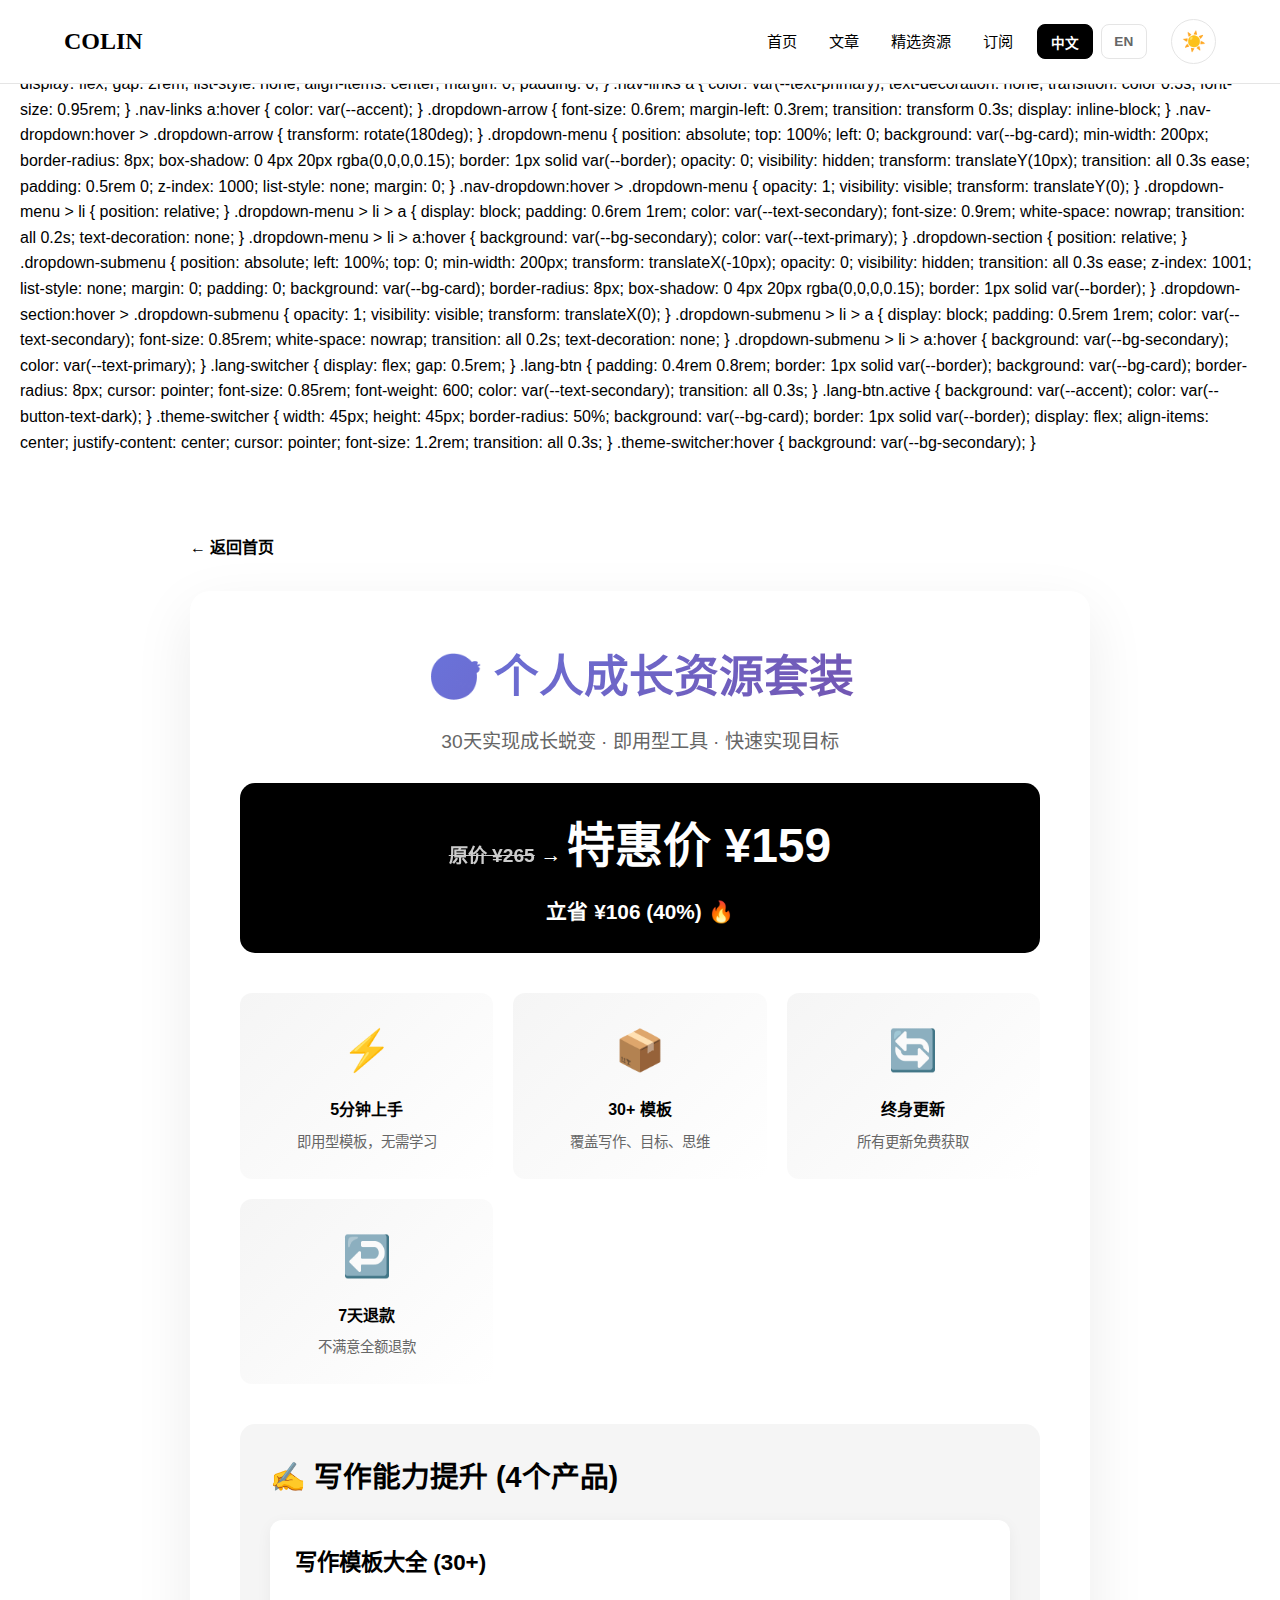
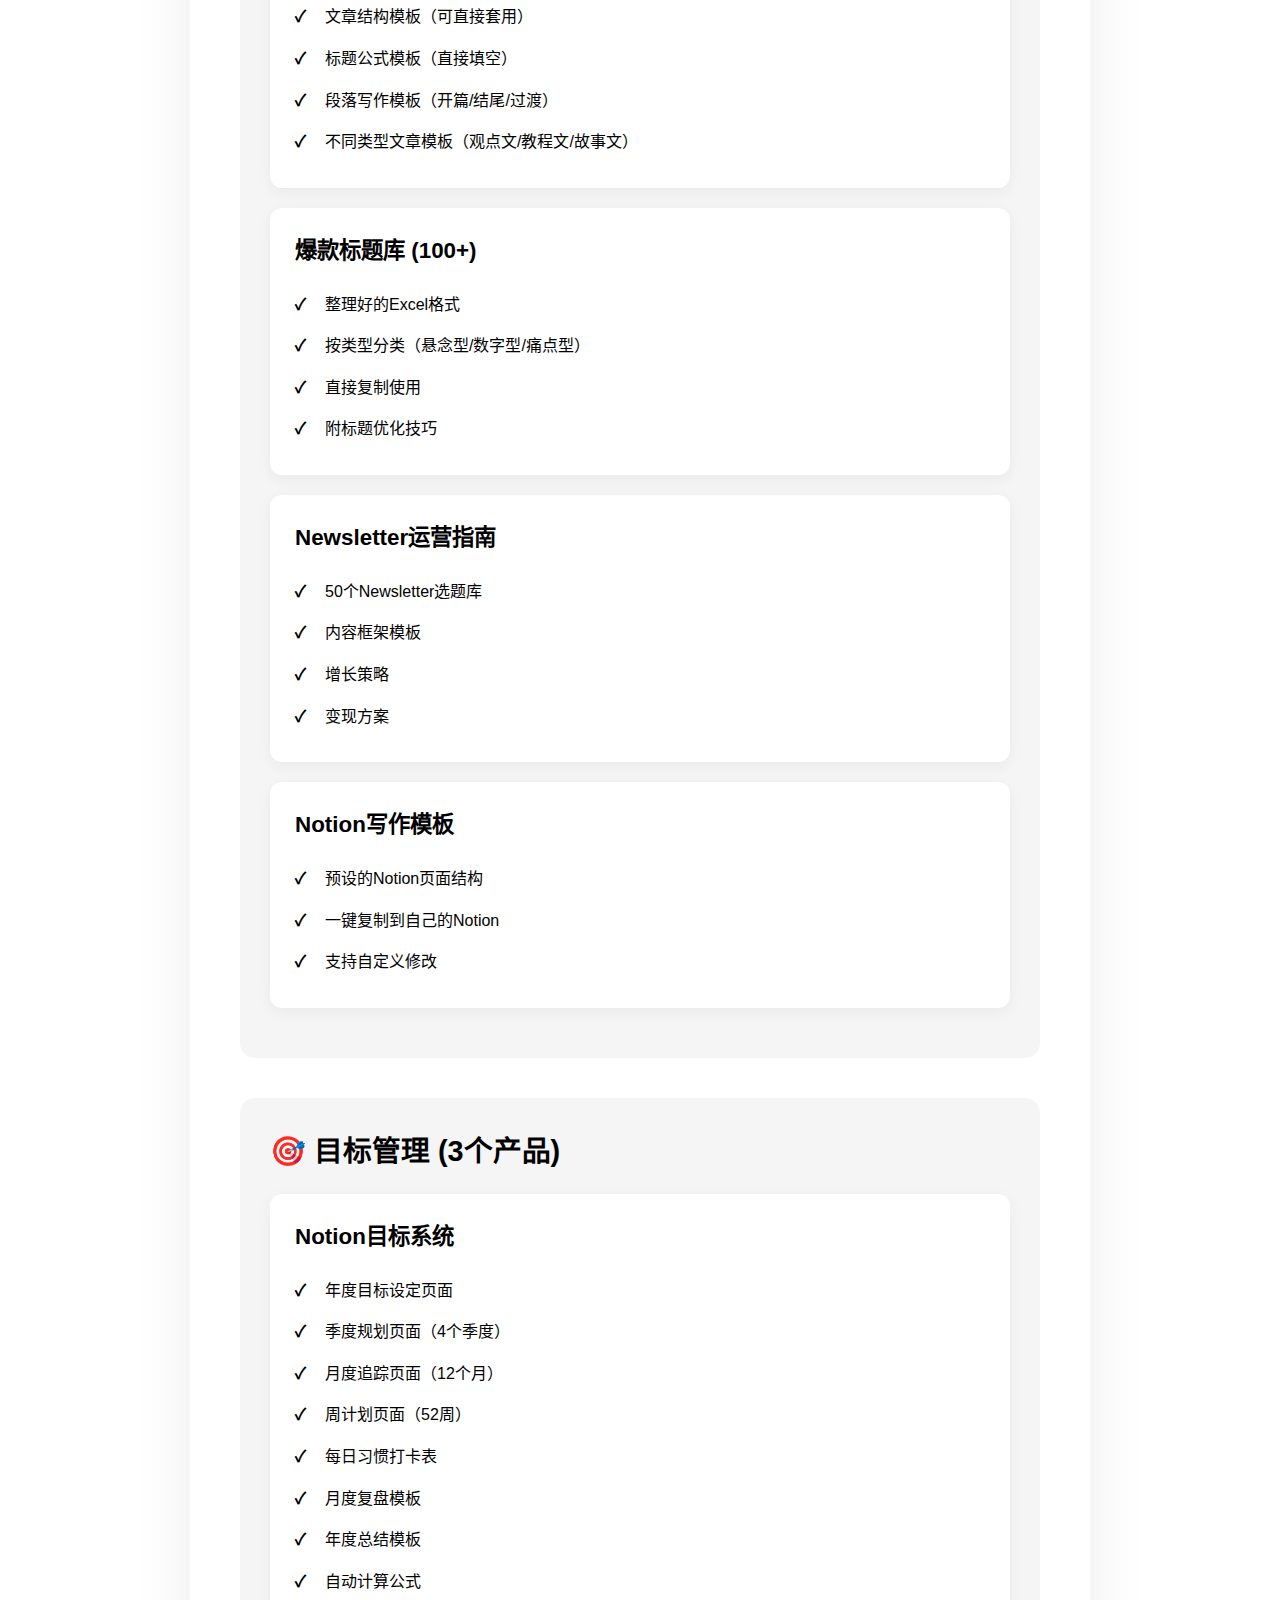
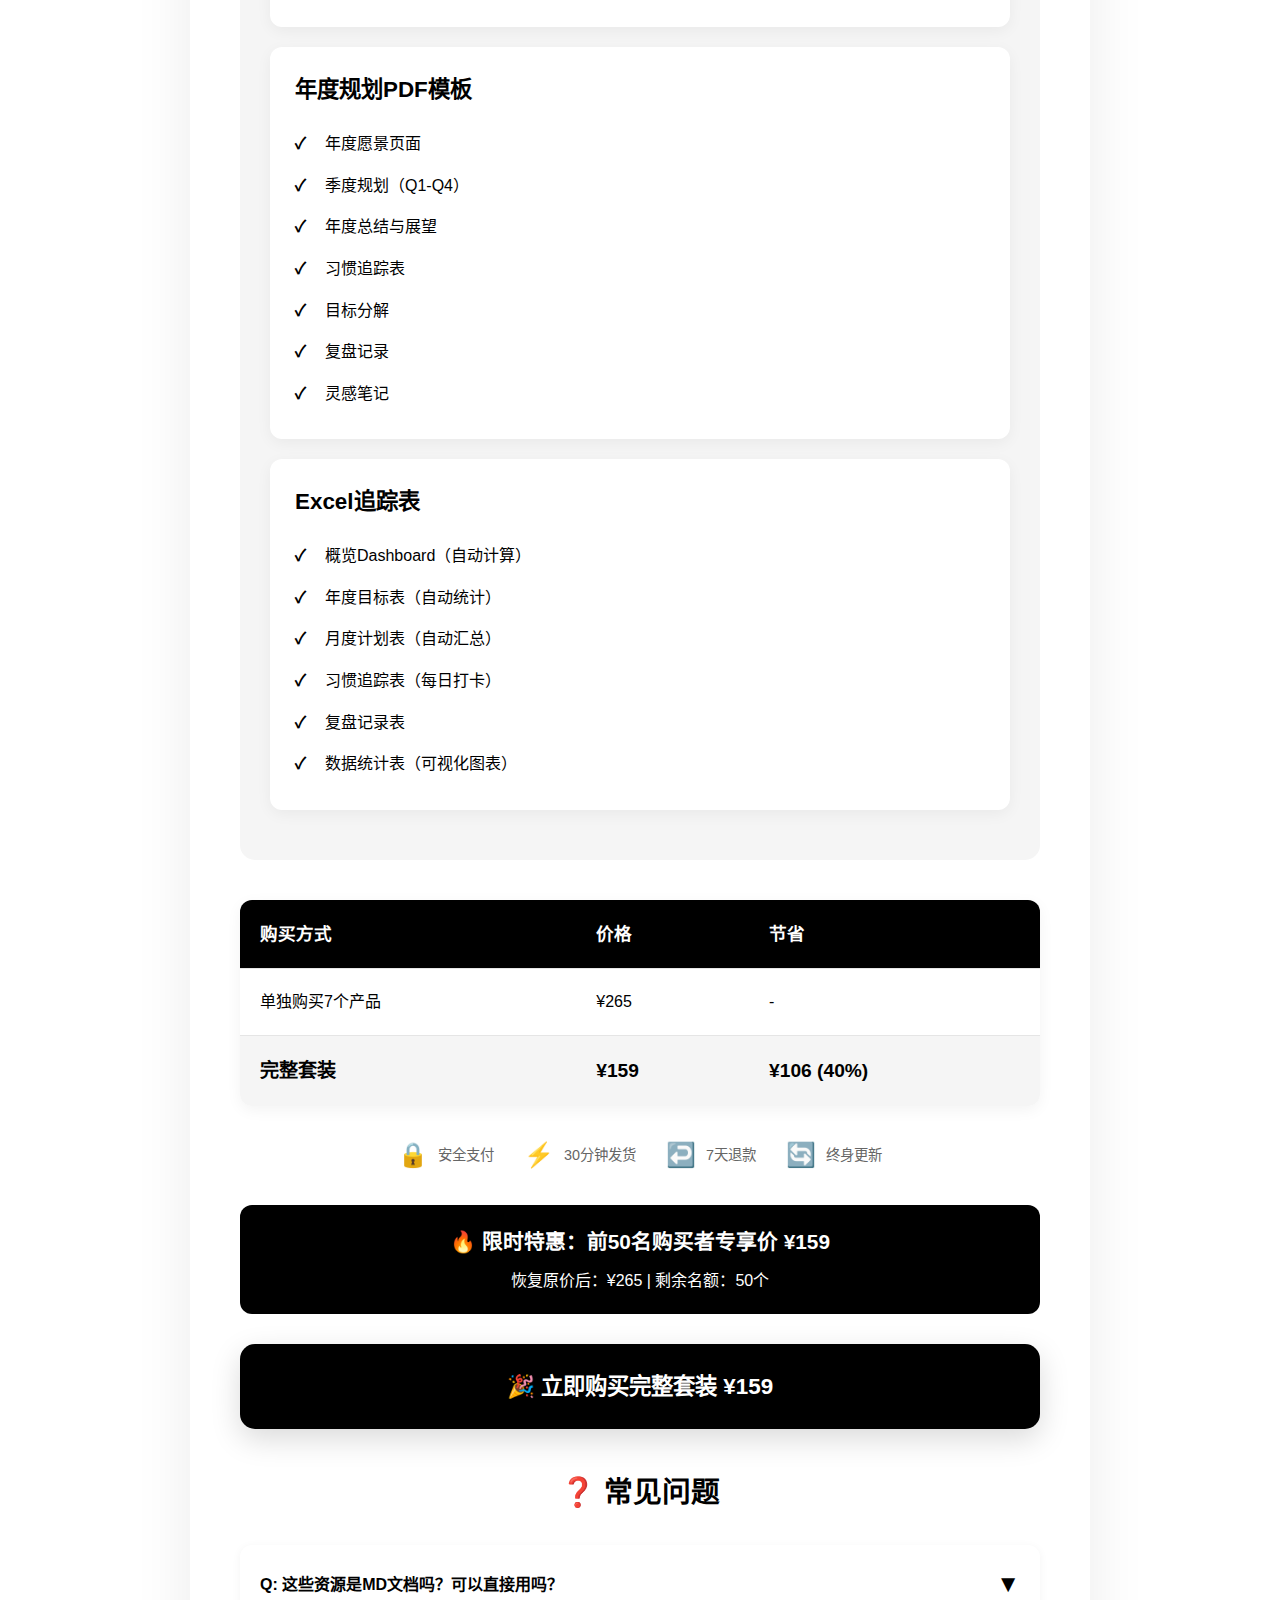
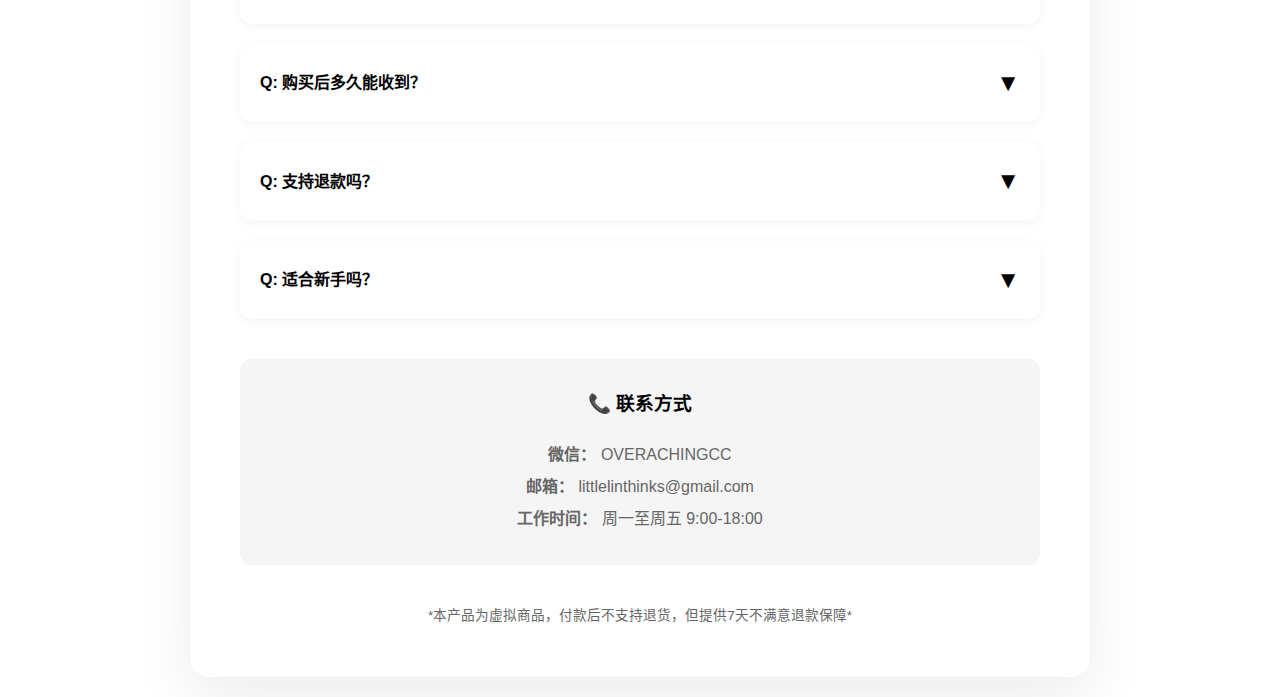
<file: 销售页面完整版.html>
<!DOCTYPE html>
<html lang="zh-CN">
<head>
    <meta charset="UTF-8">
    <!-- Content Security Policy (统一策略) -->
    <meta http-equiv="Content-Security-Policy" content="default-src 'self'; script-src 'self' 'unsafe-inline' https://cdn.jsdelivr.net https://www.googletagmanager.com https://cdnjs.cloudflare.com; style-src 'self' 'unsafe-inline' https://cdn.jsdelivr.net https://fonts.googleapis.com; img-src 'self' data: https: http:; font-src 'self' data: https://fonts.gstatic.com; connect-src 'self' https://api.github.com https://www.google-analytics.com;">

    <meta name="viewport" content="width=device-width, initial-scale=1.0">
    <title>知识付费产品 - 销售页面 | COLIN</title>
    <meta name="description" content="精选写作、目标、思维、学习四大成长套装，30天完成蜕变。包含30+模板、100+爆款标题，立即开始你的成长之旅。">
    <meta name="keywords" content="写作套装,目标套装,思维套装,学习套装,个人成长,效率工具,知识付费">

    <!-- Google Analytics 4 -->
    <script async src="https://www.googletagmanager.com/gtag/js?id=G-MPQTS8G2HD"></script>
    <script>
        window.dataLayer = window.dataLayer || [];
        function gtag(){dataLayer.push(arguments);}
        gtag('js', new Date());
        gtag('config', 'G-MPQTS8G2HD');
    </script>

    <!-- Favicon -->
    <link rel="icon" type="image/svg+xml" href="data:image/svg+xml,<svg xmlns='http://www.w3.org/2000/svg' viewBox='0 0 100 100'><rect width='100' height='100' fill='%23000000' rx='12'/><text x='50' y='75' font-family='Georgia, Times New Roman, serif' font-size='72' font-weight='bold' fill='white' text-anchor='middle' letter-spacing='-1'>C</text></svg>">

    <!-- Common CSS -->
    <link rel="stylesheet" href="/css/common.css">

    <style>
        * {
            margin: 0;
            padding: 0;
            box-sizing: border-box;
        }

        :root {
            --bg-primary: #ffffff;
            --bg-secondary: #f5f5f5;
            --bg-card: #ffffff;
            --text-primary: #000000;
            --text-secondary: #666666;
            --accent: #000000;
            --accent-hover: #333333;
            --border: #e5e5e5;
            --button-bg-dark: #000000;
            --button-text-dark: #ffffff;
            --color-blue-light: #667eea;
            --color-purple: #764ba2;
            --color-success: #27ae60;
            --color-warning: #f39c12;
            --color-error: #e74c3c;
            --color-gray-100: #f8f9fa;
            --color-gray-200: #e0e0e0;
            --color-gray-500: #999;
            --color-gray-800: #2c3e50;
            --color-gray-900: #1a1a1a;
        }

        /* 深色模式 */
        [data-theme="dark"] {
            --bg-primary: #0a0a0a;
            --bg-secondary: #141414;
            --bg-card: #1a1a1a;
            --text-primary: #ffffff;
            --text-secondary: #a0a0a0;
            --accent: #ffffff;
            --accent-hover: #e0e0e0;
            --border: #2a2a2a;
            --button-bg-dark: #ffffff;
            --button-text-dark: #000000;
            --color-gray-100: #1a1a1a;
            --color-gray-200: #2a2a2a;
            --color-gray-500: #999999;
            --color-gray-800: #e0e0e0;
            --color-gray-900: #f5f5f5;
        }

        body {
            font-family: -apple-system, BlinkMacSystemFont, 'Segoe UI', 'PingFang SC', 'Hiragino Sans GB', 'Microsoft YaHei', sans-serif;
            line-height: 1.6;
            background: var(--bg-primary);
            min-height: 100vh;
            padding: 20px;
            color: var(--text-primary);
        }

        .container {
            max-width: 900px;
            margin: 0 auto;
            padding-top: 80px;
        }

        .sales-card {
            background: var(--bg-card);
            border-radius: 20px;
            padding: 50px;
            box-shadow: 0 20px 60px rgba(0,0,0,0.08);
        }

        .back-link {
            display: inline-block;
            margin-bottom: 30px;
            color: var(--text-primary);
            text-decoration: none;
            font-weight: 600;
            transition: all 0.3s;
        }

        .back-link:hover {
            color: var(--accent-hover);
        }

        /* Header */
        .header {
            text-align: center;
            margin-bottom: 40px;
        }

        .header h1 {
            font-size: 2.8rem;
            color: var(--text-primary);
            margin-bottom: 15px;
            background: linear-gradient(135deg, var(--color-blue-light) 0%, var(--color-purple) 100%);
            -webkit-background-clip: text;
            -webkit-text-fill-color: transparent;
            background-clip: text;
        }

        .header .subtitle {
            color: var(--text-secondary);
            font-size: 1.2rem;
            margin-bottom: 20px;
        }

        .price-banner {
            background: var(--button-bg-dark);
            color: var(--button-text-dark);
            padding: 25px 40px;
            border-radius: 15px;
            margin: 25px 0;
            font-weight: bold;
            font-size: 1.3rem;
            animation: pulse 2s infinite;
        }

        @keyframes pulse {
            0%, 100% { transform: scale(1); }
            50% { transform: scale(1.02); }
        }

        .price-banner .price {
            font-size: 3rem;
            font-weight: bold;
            color: var(--button-text-dark);
        }

        .price-banner .original {
            text-decoration: line-through;
            opacity: 0.8;
            font-size: 1.2rem;
            color: var(--button-text-dark);
        }

        /* Product List */
        .product-section {
            margin: 40px 0;
            padding: 30px;
            background: var(--bg-secondary);
            border-radius: 15px;
        }

        .product-section h2 {
            font-size: 1.8rem;
            color: var(--text-primary);
            margin-bottom: 20px;
            display: flex;
            align-items: center;
            gap: 10px;
        }

        .product-item {
            background: var(--bg-card);
            padding: 25px;
            border-radius: 12px;
            margin-bottom: 20px;
            box-shadow: 0 4px 15px rgba(0,0,0,0.05);
            transition: all 0.3s;
        }

        .product-item:hover {
            transform: translateY(-3px);
            box-shadow: 0 8px 25px rgba(0,0,0,0.1);
        }

        .product-item h3 {
            font-size: 1.4rem;
            color: var(--text-primary);
            margin-bottom: 15px;
            display: flex;
            justify-content: space-between;
            align-items: center;
        }

        .product-item .price {
            background: var(--button-bg-dark);
            color: var(--button-text-dark);
            padding: 5px 15px;
            border-radius: 20px;
            font-size: 0.9rem;
            font-weight: bold;
        }

        .product-item ul {
            list-style: none;
            padding-left: 0;
        }

        .product-item li {
            padding: 8px 0;
            padding-left: 30px;
            position: relative;
            color: var(--text-primary);
        }

        .product-item li:before {
            content: "✓";
            position: absolute;
            left: 0;
            color: var(--accent);
            font-weight: bold;
        }

        /* Comparison Table */
        .comparison-table {
            width: 100%;
            border-collapse: collapse;
            margin: 30px 0;
            background: var(--bg-card);
            border-radius: 12px;
            overflow: hidden;
            box-shadow: 0 4px 15px rgba(0,0,0,0.05);
        }

        .comparison-table th,
        .comparison-table td {
            padding: 20px;
            text-align: left;
            border-bottom: 1px solid var(--border);
            color: var(--text-primary);
        }

        .comparison-table th {
            background: var(--button-bg-dark);
            color: var(--button-text-dark);
            font-weight: bold;
            font-size: 1.1rem;
        }

        .comparison-table tr:last-child td {
            border-bottom: none;
        }

        .comparison-table .highlight {
            background: var(--bg-secondary);
            font-weight: bold;
            color: var(--text-primary);
            font-size: 1.2rem;
        }

        /* Features */
        .features-grid {
            display: grid;
            grid-template-columns: repeat(auto-fit, minmax(200px, 1fr));
            gap: 20px;
            margin: 30px 0;
        }

        .feature-box {
            text-align: center;
            padding: 25px;
            background: linear-gradient(135deg, var(--bg-secondary) 0%, var(--bg-primary) 100%);
            border-radius: 12px;
            transition: all 0.3s;
        }

        .feature-box:hover {
            transform: translateY(-5px);
            box-shadow: 0 8px 25px rgba(0,0,0,0.1);
        }

        .feature-icon {
            font-size: 2.5rem;
            margin-bottom: 15px;
        }

        .feature-title {
            font-weight: bold;
            color: var(--text-primary);
            margin-bottom: 8px;
        }

        .feature-desc {
            color: var(--text-secondary);
            font-size: 0.9rem;
        }

        /* FAQ */
        .faq-section {
            margin: 40px 0;
        }

        .faq-section h3 {
            text-align: center;
            font-size: 1.8rem;
            color: var(--text-primary);
            margin-bottom: 30px;
        }

        .faq-item {
            margin-bottom: 20px;
            padding: 20px;
            background: var(--bg-card);
            border-radius: 12px;
            box-shadow: 0 2px 10px rgba(0,0,0,0.05);
            cursor: pointer;
            transition: all 0.3s;
        }

        .faq-item:hover {
            box-shadow: 0 4px 15px rgba(0,0,0,0.1);
        }

        .faq-question {
            font-weight: bold;
            color: var(--text-primary);
            display: flex;
            justify-content: space-between;
            align-items: center;
        }

        .faq-answer {
            margin-top: 15px;
            color: var(--text-secondary);
            line-height: 1.8;
            padding-top: 15px;
            border-top: 1px solid var(--border);
            display: none;
        }

        /* CTA Button */
        .cta-button {
            display: block;
            width: 100%;
            padding: 25px 40px;
            background: var(--button-bg-dark);
            color: var(--button-text-dark);
            text-align: center;
            text-decoration: none;
            border-radius: 15px;
            font-size: 1.4rem;
            font-weight: bold;
            margin: 30px 0;
            box-shadow: 0 10px 30px rgba(0, 0, 0, 0.15);
            transition: all 0.3s;
        }

        .cta-button:hover {
            transform: translateY(-5px);
            background: var(--accent-hover);
        }

        /* Urgency Banner */
        .urgency-banner {
            background: var(--button-bg-dark);
            color: var(--button-text-dark);
            padding: 20px;
            border-radius: 12px;
            text-align: center;
            margin: 30px 0;
            animation: pulse 2s infinite;
        }

        .urgency-banner strong {
            font-size: 1.3rem;
            color: var(--button-text-dark);
        }

        /* Trust Badges */
        .trust-badges {
            display: flex;
            justify-content: center;
            gap: 30px;
            margin: 30px 0;
            flex-wrap: wrap;
        }

        .trust-badge {
            display: flex;
            align-items: center;
            gap: 10px;
            color: var(--text-secondary);
            font-size: 0.9rem;
        }

        .trust-badge-icon {
            font-size: 1.5rem;
        }

        /* Contact */
        .contact-section {
            background: var(--bg-secondary);
            padding: 30px;
            border-radius: 12px;
            margin: 30px 0;
            text-align: center;
        }

        .contact-section h3 {
            margin-bottom: 20px;
            color: var(--text-primary);
        }

        .contact-info {
            color: var(--text-secondary);
            line-height: 2;
        }

        /* Mobile Responsive */
        @media (max-width: 768px) {
            .sales-card {
                padding: 30px 20px;
            }

            .header h1 {
                font-size: 2rem;
            }

            .price-banner {
                padding: 20px;
                font-size: 1.1rem;
            }

            .comparison-table th,
            .comparison-table td {
                padding: 12px;
                font-size: 0.9rem;
            }
        }

        /* 返回顶部按钮 */
        .back-to-top {
            position: fixed;
            bottom: 30px;
            right: 30px;
            width: 50px;
            height: 50px;
            background: var(--button-bg-dark);
            color: var(--button-text-dark);
            border: none;
            border-radius: 50%;
            cursor: pointer;
            opacity: 1;
            visibility: visible;
            transition: all 0.3s;
            font-size: 24px;
            box-shadow: 0 4px 12px rgba(0, 0, 0, 0.15);
            z-index: 9999;
        }

        .back-to-top:hover {
            background: #333333;
            transform: translateY(-3px);
        }

        .back-to-top.hidden {
            opacity: 0;
            visibility: hidden;
            transform: translateY(20px);
        }

        .back-to-top.visible {
            opacity: 1;
            visibility: visible;
        }

        /* 导航栏下拉菜单样式 */
        nav {
            position: fixed;
            top: 0;
            left: 0;
            right: 0;
            z-index: 1000;
            background: var(--bg-card);
            backdrop-filter: blur(10px);
            border-bottom: 1px solid var(--border);
            padding: 1.2rem 2rem;
        }

        nav > div {
            max-width: 1400px;
            margin: 0 auto;
            display: flex;
            align-items: center;
            justify-content: space-between;
        }

        nav a {
            color: var(--text-primary);
            text-decoration: none;
            transition: color 0.3s;
        }

        nav a:hover {
            color: var(--accent);
        }

        nav ul {
            display: flex;
            gap: 2rem;
            list-style: none;
            align-items: center;
            margin: 0;
            padding: 0;
        }

        nav > div > ul > li > a {
            font-size: 0.95rem;
        }

        nav > div > ul > li > .dropdown-arrow {
            font-size: 0.6rem;
            margin-left: 0.3rem;
            transition: transform 0.3s;
            display: inline-block;
        }

        nav > div > ul > li:hover > .dropdown-arrow {
            transform: rotate(180deg);
        }

        nav .nav-dropdown > ul,
        nav ul li > ul {
            position: absolute;
            top: 100%;
            left: 0;
            background: var(--bg-card);
            min-width: 200px;
            border-radius: 8px;
            box-shadow: 0 4px 20px rgba(0,0,0,0.15);
            border: 1px solid var(--border);
            opacity: 0;
            visibility: hidden;
            transform: translateY(10px);
            transition: all 0.3s ease;
            padding: 0.5rem 0;
            z-index: 1000;
            list-style: none;
            margin: 0;
        }

        nav .nav-dropdown:hover > ul,
        nav ul li:hover > ul {
            opacity: 1;
            visibility: visible;
            transform: translateY(0);
        }

        nav .nav-dropdown > ul > li,
        nav ul li > ul > li {
            position: relative;
        }

        nav .nav-dropdown > ul > li > a,
        nav ul li > ul > li > a {
            display: block;
            padding: 0.6rem 1rem;
            color: var(--text-secondary);
            font-size: 0.9rem;
            white-space: nowrap;
            transition: all 0.2s;
        }

        nav .nav-dropdown > ul > li > a:hover,
        nav ul li > ul > li > a:hover {
            background: var(--bg-secondary);
            color: var(--text-primary);
            padding-left: 1.3rem;
        }

        /* 二级子菜单 */
        nav .nav-dropdown > ul > li > ul,
        nav ul li > ul > li > ul {
            position: absolute;
            left: 100%;
            top: 0;
            min-width: 200px;
            transform: translateX(-10px);
            z-index: 1001;
            padding: 0;
        }

        nav .nav-dropdown > ul > li:hover > ul,
        nav ul li > ul > li:hover > ul {
            opacity: 1;
            visibility: visible;
            transform: translateX(0);
        }

        nav .nav-dropdown > ul > li > ul > li > a,
        nav ul li > ul > li > ul > li > a {
            font-size: 0.85rem;
        }
    
        /* Navigation styles */
        .nav-container {
            max-width: 1400px;
            margin: 0 auto;
            display: flex;
            align-items: center;
            justify-content: space-between;
            padding: 0 2rem;
        }

        .logo {
            font-size: 1.5rem;
            font-weight: bold;
            font-family: Georgia, serif;
            color: var(--text-primary);
            text-decoration: none;
        }

        .nav-right {
            display: flex;
            align-items: center;
            gap: 1.5rem;
        }

        .nav-links {
            display: flex;
            gap: 2rem;
            list-style: none;
            align-items: center;
            margin: 0;
            padding: 0;
        }

        .nav-links a {
            color: var(--text-primary);
            text-decoration: none;
            transition: color 0.3s;
            font-size: 0.95rem;
        }

        .nav-links a:hover {
            color: var(--accent);
        }

        .dropdown-arrow {
            font-size: 0.6rem;
            margin-left: 0.3rem;
            transition: transform 0.3s;
            display: inline-block;
        }

        .nav-dropdown:hover > .dropdown-arrow {
            transform: rotate(180deg);
        }

        .dropdown-menu {
            position: absolute;
            top: 100%;
            left: 0;
            background: var(--bg-card);
            min-width: 200px;
            border-radius: 8px;
            box-shadow: 0 4px 20px rgba(0,0,0,0.15);
            border: 1px solid var(--border);
            opacity: 0;
            visibility: hidden;
            transform: translateY(10px);
            transition: all 0.3s ease;
            padding: 0.5rem 0;
            z-index: 1000;
            list-style: none;
            margin: 0;
        }

        .nav-dropdown:hover > .dropdown-menu {
            opacity: 1;
            visibility: visible;
            transform: translateY(0);
        }

        .dropdown-menu > li {
            position: relative;
        }

        .dropdown-menu > li > a {
            display: block;
            padding: 0.6rem 1rem;
            color: var(--text-secondary);
            font-size: 0.9rem;
            white-space: nowrap;
            transition: all 0.2s;
            text-decoration: none;
        }

        .dropdown-menu > li > a:hover {
            background: var(--bg-secondary);
            color: var(--text-primary);
        }

        .dropdown-section {
            position: relative;
        }

        .dropdown-submenu {
            position: absolute;
            left: 100%;
            top: 0;
            min-width: 200px;
            transform: translateX(-10px);
            opacity: 0;
            visibility: hidden;
            transition: all 0.3s ease;
            z-index: 1001;
            list-style: none;
            margin: 0;
            padding: 0;
            background: var(--bg-card);
            border-radius: 8px;
            box-shadow: 0 4px 20px rgba(0,0,0,0.15);
            border: 1px solid var(--border);
        }

        .dropdown-section:hover > .dropdown-submenu {
            opacity: 1;
            visibility: visible;
            transform: translateX(0);
        }

        .dropdown-submenu > li > a {
            display: block;
            padding: 0.5rem 1rem;
            color: var(--text-secondary);
            font-size: 0.85rem;
            white-space: nowrap;
            transition: all 0.2s;
            text-decoration: none;
        }

        .dropdown-submenu > li > a:hover {
            background: var(--bg-secondary);
            color: var(--text-primary);
        }

        .lang-switcher {
            display: flex;
            gap: 0.5rem;
        }

        .lang-btn {
            padding: 0.4rem 0.8rem;
            border: 1px solid var(--border);
            background: var(--bg-card);
            border-radius: 8px;
            cursor: pointer;
            font-size: 0.85rem;
            font-weight: 600;
            color: var(--text-secondary);
            transition: all 0.3s;
        }

        .lang-btn.active {
            background: var(--accent);
            color: var(--button-text-dark);
        }

        .theme-switcher {
            width: 45px;
            height: 45px;
            border-radius: 50%;
            background: var(--bg-card);
            border: 1px solid var(--border);
            display: flex;
            align-items: center;
            justify-content: center;
            cursor: pointer;
            font-size: 1.2rem;
            transition: all 0.3s;
        }

        .theme-switcher:hover {
            background: var(--bg-secondary);
        }

    </style>
    
        /* Navigation styles */
        .nav-container {
            max-width: 1400px;
            margin: 0 auto;
            display: flex;
            align-items: center;
            justify-content: space-between;
            padding: 0 2rem;
        }

        .logo {
            font-size: 1.5rem;
            font-weight: bold;
            font-family: Georgia, serif;
            color: var(--text-primary);
            text-decoration: none;
        }

        .nav-right {
            display: flex;
            align-items: center;
            gap: 1.5rem;
        }

        .nav-links {
            display: flex;
            gap: 2rem;
            list-style: none;
            align-items: center;
            margin: 0;
            padding: 0;
        }

        .nav-links a {
            color: var(--text-primary);
            text-decoration: none;
            transition: color 0.3s;
            font-size: 0.95rem;
        }

        .nav-links a:hover {
            color: var(--accent);
        }

        .dropdown-arrow {
            font-size: 0.6rem;
            margin-left: 0.3rem;
            transition: transform 0.3s;
            display: inline-block;
        }

        .nav-dropdown:hover > .dropdown-arrow {
            transform: rotate(180deg);
        }

        .dropdown-menu {
            position: absolute;
            top: 100%;
            left: 0;
            background: var(--bg-card);
            min-width: 200px;
            border-radius: 8px;
            box-shadow: 0 4px 20px rgba(0,0,0,0.15);
            border: 1px solid var(--border);
            opacity: 0;
            visibility: hidden;
            transform: translateY(10px);
            transition: all 0.3s ease;
            padding: 0.5rem 0;
            z-index: 1000;
            list-style: none;
            margin: 0;
        }

        .nav-dropdown:hover > .dropdown-menu {
            opacity: 1;
            visibility: visible;
            transform: translateY(0);
        }

        .dropdown-menu > li {
            position: relative;
        }

        .dropdown-menu > li > a {
            display: block;
            padding: 0.6rem 1rem;
            color: var(--text-secondary);
            font-size: 0.9rem;
            white-space: nowrap;
            transition: all 0.2s;
            text-decoration: none;
        }

        .dropdown-menu > li > a:hover {
            background: var(--bg-secondary);
            color: var(--text-primary);
        }

        .dropdown-section {
            position: relative;
        }

        .dropdown-submenu {
            position: absolute;
            left: 100%;
            top: 0;
            min-width: 200px;
            transform: translateX(-10px);
            opacity: 0;
            visibility: hidden;
            transition: all 0.3s ease;
            z-index: 1001;
            list-style: none;
            margin: 0;
            padding: 0;
            background: var(--bg-card);
            border-radius: 8px;
            box-shadow: 0 4px 20px rgba(0,0,0,0.15);
            border: 1px solid var(--border);
        }

        .dropdown-section:hover > .dropdown-submenu {
            opacity: 1;
            visibility: visible;
            transform: translateX(0);
        }

        .dropdown-submenu > li > a {
            display: block;
            padding: 0.5rem 1rem;
            color: var(--text-secondary);
            font-size: 0.85rem;
            white-space: nowrap;
            transition: all 0.2s;
            text-decoration: none;
        }

        .dropdown-submenu > li > a:hover {
            background: var(--bg-secondary);
            color: var(--text-primary);
        }

        .lang-switcher {
            display: flex;
            gap: 0.5rem;
        }

        .lang-btn {
            padding: 0.4rem 0.8rem;
            border: 1px solid var(--border);
            background: var(--bg-card);
            border-radius: 8px;
            cursor: pointer;
            font-size: 0.85rem;
            font-weight: 600;
            color: var(--text-secondary);
            transition: all 0.3s;
        }

        .lang-btn.active {
            background: var(--accent);
            color: var(--button-text-dark);
        }

        .theme-switcher {
            width: 45px;
            height: 45px;
            border-radius: 50%;
            background: var(--bg-card);
            border: 1px solid var(--border);
            display: flex;
            align-items: center;
            justify-content: center;
            cursor: pointer;
            font-size: 1.2rem;
            transition: all 0.3s;
        }

        .theme-switcher:hover {
            background: var(--bg-secondary);
        }

    </style>
    <link rel="canonical" href="https://thecolin.vip/">
    <!-- Open Graph / Facebook -->
    <meta property="og:type" content="website">
    <meta property="og:url" content="https://thecolin.vip/">
    <meta property="og:title" content="COLIN - 探索深邃思想">
    <meta property="og:description" content="深度思考 · 终身学习 · 持续成长">
    <meta property="og:image" content="https://thecolin.vip/og-image.jpg">
    
    <!-- Twitter -->
    <meta property="twitter:card" content="summary_large_image">
    <meta property="twitter:url" content="https://thecolin.vip/">
    <meta property="twitter:title" content="COLIN - 探索深邃思想">
    <meta property="twitter:description" content="深度思考 · 终身学习 · 持续成长">
    <meta property="twitter:image" content="https://thecolin.vip/og-image.jpg">
</head>
<body>
    <!-- 导航栏 -->
    <nav role="navigation">
        <div class="nav-container">
            <a href="index.html" class="logo">COLIN</a>
            <div class="nav-right">
                <ul class="nav-links">
                    <li><a href="index.html" data-zh="首页" data-en="Home">首页</a></li>
                    <li class="nav-dropdown">
                        <a href="#articles" data-zh="文章" data-en="Articles">
                            <span data-zh="文章" data-en="Articles">文章</span>
                            <span class="dropdown-arrow">▼</span>
                        </a>
                        <ul class="dropdown-menu">
                            <li><a href="archive.html" data-zh="📚 文章归档" data-en="📚 Archive">📚 文章归档</a></li>
                        </ul>
                    </li>
                    <li class="nav-dropdown">
                        <a href="#resources" data-zh="精选资源" data-en="Resources">
                            <span data-zh="精选资源" data-en="Resources">精选资源</span>
                            <span class="dropdown-arrow">▼</span>
                        </a>
                        <ul class="dropdown-menu">
                            <li class="dropdown-section">
                                <a href="products.html?category=writing" data-zh="✍️ 写作指南" data-en="✍️ Writing Guide" style="font-weight: bold; color: var(--accent);">✍️ 写作指南</a>
                                <ul class="dropdown-submenu">
                                    <li><a href="products.html?category=writing#payment-writing-single" data-zh="📝 写作模板大全（¥49）" data-en="📝 Writing Templates (¥49)">📝 写作模板大全（¥49）</a></li>
                                    <li><a href="products.html?category=writing#payment-writing-single" data-zh="🎯 爆款标题库（¥39）" data-en="🎯 Viral Title Library (¥39)">🎯 爆款标题库（¥39）</a></li>
                                    <li><a href="products.html?category=writing#payment-writing-single" data-zh="📬 Newsletter指南（¥39）" data-en="📬 Newsletter Guide (¥39)">📬 Newsletter指南（¥39）</a></li>
                                    <li><a href="products.html?category=writing#payment-writing-single" data-zh="🎨 Notion模板（¥29）" data-en="🎨 Notion Templates (¥29)">🎨 Notion模板（¥29）</a></li>
                                    <li><a href="products.html?category=writing#payment-writing" data-zh="🔥 写作套装（¥99）" data-en="🔥 Writing Bundle (¥99)" style="font-weight: bold; color: var(--accent);">🔥 写作套装（¥99）</a></li>
                                </ul>
                            </li>
                            <li class="dropdown-section">
                                <a href="products.html?category=goals" data-zh="🎯 目标规划" data-en="🎯 Goal Planning" style="font-weight: bold; color: var(--accent);">🎯 目标规划</a>
                                <ul class="dropdown-submenu">
                                    <li><a href="products.html?category=goals#payment-goals-single" data-zh="🎯 Notion目标系统（¥49）" data-en="🎯 Notion Goal System (¥49)">🎯 Notion目标系统（¥49）</a></li>
                                    <li><a href="products.html?category=goals#payment-goals-single" data-zh="📊 年度规划模板（¥29）" data-en="📊 Annual Planning Template (¥29)">📊 年度规划模板（¥29）</a></li>
                                    <li><a href="products.html?category=goals#payment-goals-single" data-zh="📈 Excel追踪表（¥19）" data-en="📈 Excel Tracker (¥19)">📈 Excel追踪表（¥19）</a></li>
                                    <li><a href="products.html?category=goals#payment-goals" data-zh="🔥 目标套装（¥79）" data-en="🔥 Goal Bundle (¥79)" style="font-weight: bold; color: var(--accent);">🔥 目标套装（¥79）</a></li>
                                </ul>
                            </li>
                            <li class="dropdown-section">
                                <a href="products.html?category=thinking" data-zh="🧠 思维模型" data-en="🧠 Mental Models" style="font-weight: bold; color: var(--accent);">🧠 思维模型</a>
                                <ul class="dropdown-submenu">
                                    <li><a href="products.html?category=thinking#payment-thinking-single" data-zh="🧠 第一性原理（¥39）" data-en="🧠 First Principles (¥39)">🧠 第一性原理（¥39）</a></li>
                                    <li><a href="products.html?category=thinking#payment-thinking-single" data-zh="🔄 逆向思维（¥39）" data-en="🔄 Inverse Thinking (¥39)">🔄 逆向思维（¥39）</a></li>
                                    <li><a href="products.html?category=thinking#payment-thinking-single" data-zh="🌐 系统思考（¥49）" data-en="🌐 Systems Thinking (¥49)">🌐 系统思考（¥49）</a></li>
                                    <li><a href="products.html?category=thinking#payment-thinking" data-zh="🔥 思维套装（¥79）" data-en="🔥 Thinking Bundle (¥79)" style="font-weight: bold; color: var(--accent);">🔥 思维套装（¥79）</a></li>
                                </ul>
                            </li>
                            <li class="dropdown-section">
                                <a href="products.html?category=learning" data-zh="📚 学习方法" data-en="📚 Learning Methods" style="font-weight: bold; color: var(--accent);">📚 学习方法</a>
                                <ul class="dropdown-submenu">
                                    <li><a href="products.html?category=learning#payment-learning-single" data-zh="📚 主动学习法（¥39）" data-en="📚 Active Learning (¥39)">📚 主动学习法（¥39）</a></li>
                                    <li><a href="products.html?category=learning#payment-learning-single" data-zh="🎯 费曼技巧（¥39）" data-en="🎯 Feynman Technique (¥39)">🎯 费曼技巧（¥39）</a></li>
                                    <li><a href="products.html?category=learning#payment-learning-single" data-zh="📖 间隔重复（¥39）" data-en="📖 Spaced Repetition (¥39)">📖 间隔重复（¥39）</a></li>
                                    <li><a href="products.html?category=learning#payment-learning" data-zh="🔥 学习套装（¥79）" data-en="🔥 Learning Bundle (¥79)" style="font-weight: bold; color: var(--accent);">🔥 学习套装（¥79）</a></li>
                                </ul>
                            </li>
                        </ul>
                    </li>
                    <li><a href="subscribe.html" data-zh="订阅" data-en="Subscribe">订阅</a></li>
                </ul>
                <div class="lang-switcher">
                    <button class="lang-btn active" data-lang="zh">中文</button>
                    <button class="lang-btn" data-lang="en">EN</button>
                </div>
                <button class="theme-switcher" aria-label="Toggle theme">
                    <span class="theme-icon">🌙</span>
                </button>
            </div>
        </div>
    </nav>




    <div class="container">
        <a href="index.html" class="back-link" data-zh="← 返回首页" data-en="← Back to Home">← 返回首页</a>

        <div class="sales-card">
            <div class="header">
                <h1 data-zh="🎯 个人成长资源套装" data-en="🎯 Personal Growth Resource Bundle">🎯 个人成长资源套装</h1>
                <p class="subtitle" data-zh="30天实现成长蜕变 · 即用型工具 · 快速实现目标" data-en="30-Day Transformation · Ready-to-Use Tools · Achieve Goals Fast">30天实现成长蜕变 · 即用型工具 · 快速实现目标</p>

                <div class="price-banner">
                    <div style="margin-bottom: 10px;">
                        <span class="original" data-zh="原价 ¥265" data-en="Original ¥265">原价 ¥265</span>
                        <span> → </span>
                        <span class="price" data-zh="特惠价 ¥159" data-en="Special ¥159">特惠价 ¥159</span>
                    </div>
                    <div data-zh="立省 ¥106 (40%) 🔥" data-en="Save ¥106 (40%) 🔥">立省 ¥106 (40%) 🔥</div>
                </div>
            </div>

            <!-- Features -->
            <div class="features-grid">
                <div class="feature-box">
                    <div class="feature-icon">⚡</div>
                    <div class="feature-title" data-zh="5分钟上手" data-en="Ready in 5 Minutes">5分钟上手</div>
                    <div class="feature-desc" data-zh="即用型模板，无需学习" data-en="Ready-to-use templates, no learning required">即用型模板，无需学习</div>
                </div>
                <div class="feature-box">
                    <div class="feature-icon">📦</div>
                    <div class="feature-title" data-zh="30+ 模板" data-en="30+ Templates">30+ 模板</div>
                    <div class="feature-desc" data-zh="覆盖写作、目标、思维" data-en="Covering writing, goals, and thinking">覆盖写作、目标、思维</div>
                </div>
                <div class="feature-box">
                    <div class="feature-icon">🔄</div>
                    <div class="feature-title" data-zh="终身更新" data-en="Lifetime Updates">终身更新</div>
                    <div class="feature-desc" data-zh="所有更新免费获取" data-en="Get all future updates for free">所有更新免费获取</div>
                </div>
                <div class="feature-box">
                    <div class="feature-icon">↩️</div>
                    <div class="feature-title" data-zh="7天退款" data-en="7-Day Refund">7天退款</div>
                    <div class="feature-desc" data-zh="不满意全额退款" data-en="Full refund if not satisfied">不满意全额退款</div>
                </div>
            </div>

            <!-- Product Sections -->
            <div class="product-section">
                <h2 data-zh="✍️ 写作能力提升 (4个产品)" data-en="✍️ Writing Mastery (4 Products)">✍️ 写作能力提升 (4个产品)</h2>

                <div class="product-item">
                    <h3 data-zh="写作模板大全 (30+)" data-en="Writing Template Collection (30+)"><span data-zh="写作模板大全 (30+)" data-en="Writing Template Collection (30+)">写作模板大全 (30+)</span> <span class="price">¥49</span></h3>
                    <ul>
                        <li data-zh="文章结构模板（可直接套用）" data-en="Article structure templates (ready to use)">文章结构模板（可直接套用）</li>
                        <li data-zh="标题公式模板（直接填空）" data-en="Title formula templates (fill in the blanks)">标题公式模板（直接填空）</li>
                        <li data-zh="段落写作模板（开篇/结尾/过渡）" data-en="Paragraph templates (opening/closing/transition)">段落写作模板（开篇/结尾/过渡）</li>
                        <li data-zh="不同类型文章模板（观点文/教程文/故事文）" data-en="Various article type templates (opinion/tutorial/story)">不同类型文章模板（观点文/教程文/故事文）</li>
                    </ul>
                </div>

                <div class="product-item">
                    <h3 data-zh="爆款标题库 (100+)" data-en="Viral Title Library (100+)"><span data-zh="爆款标题库 (100+)" data-en="Viral Title Library (100+)">爆款标题库 (100+)</span> <span class="price">¥39</span></h3>
                    <ul>
                        <li data-zh="整理好的Excel格式" data-en="Well-organized Excel format">整理好的Excel格式</li>
                        <li data-zh="按类型分类（悬念型/数字型/痛点型）" data-en="Categorized by type (suspense/number/pain-point)">按类型分类（悬念型/数字型/痛点型）</li>
                        <li data-zh="直接复制使用" data-en="Copy and use directly">直接复制使用</li>
                        <li data-zh="附标题优化技巧" data-en="Includes title optimization tips">附标题优化技巧</li>
                    </ul>
                </div>

                <div class="product-item">
                    <h3 data-zh="Newsletter运营指南" data-en="Newsletter Operation Guide"><span data-zh="Newsletter运营指南" data-en="Newsletter Operation Guide">Newsletter运营指南</span> <span class="price">¥59</span></h3>
                    <ul>
                        <li data-zh="50个Newsletter选题库" data-en="50 Newsletter topic library">50个Newsletter选题库</li>
                        <li data-zh="内容框架模板" data-en="Content framework templates">内容框架模板</li>
                        <li data-zh="增长策略" data-en="Growth strategies">增长策略</li>
                        <li data-zh="变现方案" data-en="Monetization plans">变现方案</li>
                    </ul>
                </div>

                <div class="product-item">
                    <h3 data-zh="Notion写作模板" data-en="Notion Writing Templates"><span data-zh="Notion写作模板" data-en="Notion Writing Templates">Notion写作模板</span> <span class="price">¥30</span></h3>
                    <ul>
                        <li data-zh="预设的Notion页面结构" data-en="Pre-configured Notion page structure">预设的Notion页面结构</li>
                        <li data-zh="一键复制到自己的Notion" data-en="One-click copy to your own Notion">一键复制到自己的Notion</li>
                        <li data-zh="支持自定义修改" data-en="Supports custom modifications">支持自定义修改</li>
                    </ul>
                </div>
            </div>

            <div class="product-section">
                <h2 data-zh="🎯 目标管理 (3个产品)" data-en="🎯 Goal Management (3 Products)">🎯 目标管理 (3个产品)</h2>

                <div class="product-item">
                    <h3 data-zh="Notion目标系统" data-en="Notion Goal System"><span data-zh="Notion目标系统" data-en="Notion Goal System">Notion目标系统</span> <span class="price">¥79</span></h3>
                    <ul>
                        <li data-zh="年度目标设定页面" data-en="Annual goal setting page">年度目标设定页面</li>
                        <li data-zh="季度规划页面（4个季度）" data-en="Quarterly planning pages (4 quarters)">季度规划页面（4个季度）</li>
                        <li data-zh="月度追踪页面（12个月）" data-en="Monthly tracking pages (12 months)">月度追踪页面（12个月）</li>
                        <li data-zh="周计划页面（52周）" data-en="Weekly planning pages (52 weeks)">周计划页面（52周）</li>
                        <li data-zh="每日习惯打卡表" data-en="Daily habit tracker">每日习惯打卡表</li>
                        <li data-zh="月度复盘模板" data-en="Monthly review template">月度复盘模板</li>
                        <li data-zh="年度总结模板" data-en="Annual summary template">年度总结模板</li>
                        <li data-zh="自动计算公式" data-en="Auto-calculation formulas">自动计算公式</li>
                    </ul>
                </div>

                <div class="product-item">
                    <h3 data-zh="年度规划PDF模板" data-en="Annual Planning PDF Template"><span data-zh="年度规划PDF模板" data-en="Annual Planning PDF Template">年度规划PDF模板</span> <span class="price">¥49</span></h3>
                    <ul>
                        <li data-zh="年度愿景页面" data-en="Annual vision page">年度愿景页面</li>
                        <li data-zh="季度规划（Q1-Q4）" data-en="Quarterly planning (Q1-Q4)">季度规划（Q1-Q4）</li>
                        <li data-zh="年度总结与展望" data-en="Annual summary and outlook">年度总结与展望</li>
                        <li data-zh="习惯追踪表" data-en="Habit tracker">习惯追踪表</li>
                        <li data-zh="目标分解" data-en="Goal breakdown">目标分解</li>
                        <li data-zh="复盘记录" data-en="Review records">复盘记录</li>
                        <li data-zh="灵感笔记" data-en="Inspiration notes">灵感笔记</li>
                    </ul>
                </div>

                <div class="product-item">
                    <h3 data-zh="Excel追踪表" data-en="Excel Tracker"><span data-zh="Excel追踪表" data-en="Excel Tracker">Excel追踪表</span> <span class="price">¥59</span></h3>
                    <ul>
                        <li data-zh="概览Dashboard（自动计算）" data-en="Overview Dashboard (auto-calculation)">概览Dashboard（自动计算）</li>
                        <li data-zh="年度目标表（自动统计）" data-en="Annual goal table (auto-stats)">年度目标表（自动统计）</li>
                        <li data-zh="月度计划表（自动汇总）" data-en="Monthly planning table (auto-summary)">月度计划表（自动汇总）</li>
                        <li data-zh="习惯追踪表（每日打卡）" data-en="Habit tracker (daily check-in)">习惯追踪表（每日打卡）</li>
                        <li data-zh="复盘记录表" data-en="Review record table">复盘记录表</li>
                        <li data-zh="数据统计表（可视化图表）" data-en="Data statistics table (visual charts)">数据统计表（可视化图表）</li>
                    </ul>
                </div>
            </div>

            <!-- Comparison Table -->
            <table class="comparison-table">
                <thead>
                    <tr>
                        <th data-zh="购买方式" data-en="Purchase Option">购买方式</th>
                        <th data-zh="价格" data-en="Price">价格</th>
                        <th data-zh="节省" data-en="Savings">节省</th>
                    </tr>
                </thead>
                <tbody>
                    <tr>
                        <td data-zh="单独购买7个产品" data-en="Buy 7 products separately">单独购买7个产品</td>
                        <td>¥265</td>
                        <td data-zh="-" data-en="-">-</td>
                    </tr>
                    <tr>
                        <td class="highlight" data-zh="完整套装" data-en="Complete Bundle">完整套装</td>
                        <td class="highlight">¥159</td>
                        <td class="highlight">¥106 (40%)</td>
                    </tr>
                </tbody>
            </table>

            <!-- Trust Badges -->
            <div class="trust-badges">
                <div class="trust-badge">
                    <span class="trust-badge-icon">🔒</span>
                    <span data-zh="安全支付" data-en="Secure Payment">安全支付</span>
                </div>
                <div class="trust-badge">
                    <span class="trust-badge-icon">⚡</span>
                    <span data-zh="30分钟发货" data-en="Delivery in 30 minutes">30分钟发货</span>
                </div>
                <div class="trust-badge">
                    <span class="trust-badge-icon">↩️</span>
                    <span data-zh="7天退款" data-en="7-Day Refund">7天退款</span>
                </div>
                <div class="trust-badge">
                    <span class="trust-badge-icon">🔄</span>
                    <span data-zh="终身更新" data-en="Lifetime Updates">终身更新</span>
                </div>
            </div>

            <!-- Urgency -->
            <div class="urgency-banner">
                <strong data-zh="🔥 限时特惠：前50名购买者专享价 ¥159" data-en="🔥 Limited Time Offer: First 50 buyers get ¥159">🔥 限时特惠：前50名购买者专享价 ¥159</strong>
                <div style="margin-top: 10px;" data-zh="恢复原价后：¥265 | 剩余名额：50个" data-en="After price restoration: ¥265 | Remaining spots: 50">恢复原价后：¥265 | 剩余名额：50个</div>
            </div>

            <!-- CTA Button -->
            <a href="products.html" class="cta-button" data-zh="🎉 立即购买完整套装 ¥159" data-en="🎉 Buy Complete Bundle ¥159" onclick="gtag('event', 'cta_click', {'event_category': 'engagement', 'event_label': 'sales_page_buy_button'});">
                🎉 立即购买完整套装 ¥159
            </a>

            <!-- FAQ -->
            <div class="faq-section" style="margin: 40px 0;">
                <h3 style="text-align: center; font-size: 1.8rem; color: var(--text-primary); margin-bottom: 30px;" data-zh="❓ 常见问题" data-en="❓ FAQ">❓ 常见问题</h3>

                <div class="faq-item">
                    <div class="faq-question">
                        <span data-zh="Q: 这些资源是MD文档吗？可以直接用吗？" data-en="Q: Are these resources MD files? Can I use them directly?">Q: 这些资源是MD文档吗？可以直接用吗？</span>
                        <span style="font-size: 1.5rem;">▼</span>
                    </div>
                    <div class="faq-answer">
                        <span data-zh="A: 不是普通的MD文档！所有产品都是即用型模板：" data-en="A: Not just MD files! All products are ready-to-use templates:">A: 不是普通的MD文档！所有产品都是即用型模板：</span>
                        <br data-zh="" data-en="">
                        <span data-zh="- Notion模板：一键复制到Notion即可使用" data-en="- Notion templates: One-click copy to Notion">- Notion模板：一键复制到Notion即可使用</span>
                        <br data-zh="" data-en="">
                        <span data-zh="- PDF模板：打印出来直接填写" data-en="- PDF templates: Print and fill directly">- PDF模板：打印出来直接填写</span>
                        <br data-zh="" data-en="">
                        <span data-zh="- Excel说明：复制公式到Excel即可自动计算" data-en="- Excel files: Copy formulas to Excel for auto-calculation">- Excel说明：复制公式到Excel即可自动计算</span>
                    </div>
                </div>

                <div class="faq-item">
                    <div class="faq-question">
                        <span data-zh="Q: 购买后多久能收到？" data-en="Q: How long after purchase will I receive the resources?">Q: 购买后多久能收到？</span>
                        <span style="font-size: 1.5rem;">▼</span>
                    </div>
                    <div class="faq-answer">
                        <span data-zh="A: 付款后30分钟内发送到您的邮箱或微信。" data-en="A: Sent to your email or WeChat within 30 minutes after payment.">A: 付款后30分钟内发送到您的邮箱或微信。</span>
                    </div>
                </div>

                <div class="faq-item">
                    <div class="faq-question">
                        <span data-zh="Q: 支持退款吗？" data-en="Q: Do you support refunds?">Q: 支持退款吗？</span>
                        <span style="font-size: 1.5rem;">▼</span>
                    </div>
                    <div class="faq-answer">
                        <span data-zh="A: 支持！7天内不满意可无理由退款。" data-en="A: Yes! 7-day no-questions-asked refund policy.">A: 支持！7天内不满意可无理由退款。</span>
                    </div>
                </div>

                <div class="faq-item">
                    <div class="faq-question">
                        <span data-zh="Q: 适合新手吗？" data-en="Q: Is it suitable for beginners?">Q: 适合新手吗？</span>
                        <span style="font-size: 1.5rem;">▼</span>
                    </div>
                    <div class="faq-answer">
                        <span data-zh="A: 非常适合！所有模板都是填空式使用，无需任何基础。" data-en="A: Perfect for beginners! All templates are fill-in-the-blank, no prior experience needed.">A: 非常适合！所有模板都是填空式使用，无需任何基础。</span>
                    </div>
                </div>
            </div>

            <!-- Contact -->
            <div class="contact-section">
                <h3 data-zh="📞 联系方式" data-en="📞 Contact">📞 联系方式</h3>
                <div class="contact-info">
                    <div><strong data-zh="微信：" data-en="WeChat: ">微信：</strong> OVERACHINGCC</div>
                    <div><strong data-zh="邮箱：" data-en="Email: ">邮箱：</strong> littlelinthinks@gmail.com</div>
                    <div><strong data-zh="工作时间：" data-en="Working Hours: ">工作时间：</strong> <span data-zh="周一至周五 9:00-18:00" data-en="Mon-Fri 9:00-18:00">周一至周五 9:00-18:00</span></div>
                </div>
            </div>

            <div style="text-align: center; margin-top: 40px; color: var(--text-secondary); font-size: 0.85rem;">
                <span data-zh="*本产品为虚拟商品，付款后不支持退货，但提供7天不满意退款保障*" data-en="*This is a virtual product. Non-returnable after payment, but 7-day satisfaction guarantee refund available.*">*本产品为虚拟商品，付款后不支持退货，但提供7天不满意退款保障*</span>
            </div>
        </div>
    </div>

    <script src="/js/common.js" defer></script>

    <script>
        // FAQ 切换功能
        document.querySelectorAll('.faq-item').forEach(item => {
            item.addEventListener('click', () => {
                const answer = item.querySelector('.faq-answer');
                answer.style.display = answer.style.display === 'none' ? 'block' : 'none';
            });
        });

        // 初始化隐藏所有答案
        document.querySelectorAll('.faq-answer').forEach(answer => {
            answer.style.display = 'none';
        });

        // 深色模式初始化
        let currentTheme = localStorage.getItem('preferred-theme') || 'light';
        let currentLang = localStorage.getItem('preferred-lang') || 'zh';
        document.documentElement.setAttribute('data-theme', currentTheme);

        const themeIcon = document.querySelector('.theme-icon');
        const themeSwitcher = document.querySelector('.theme-switcher');

        // 主题标签翻译
        const themeLabels = {
            zh: {
                dark: '切换到浅色主题',
                light: '切换到深色主题'
            },
            en: {
                dark: 'Switch to light theme',
                light: 'Switch to dark theme'
            }
        };

        function toggleTheme() {
            currentTheme = currentTheme === 'dark' ? 'light' : 'dark';
            document.documentElement.setAttribute('data-theme', currentTheme);

            if (themeIcon) {
                themeIcon.textContent = currentTheme === 'dark' ? '🌙' : '☀️';
            }
            if (themeSwitcher) {
                themeSwitcher.setAttribute('aria-pressed', currentTheme === 'dark' ? 'true' : 'false');
                themeSwitcher.setAttribute('aria-label', themeLabels[currentLang][currentTheme]);
            }

            localStorage.setItem('preferred-theme', currentTheme);
        }

        // 初始化主题
        if (themeIcon) {
            themeIcon.textContent = currentTheme === 'dark' ? '🌙' : '☀️';
        }

        if (themeSwitcher) {
            themeSwitcher.addEventListener('click', toggleTheme);
        }

        // 导航链接hover效果
        document.querySelectorAll('.nav-links a').forEach(link => {
            link.addEventListener('mouseenter', () => {
                link.style.color = 'var(--accent-hover)';
            });
            link.addEventListener('mouseleave', () => {
                link.style.color = 'var(--text-primary)';
            });
        });

        // 语言切换功能
        let currentLang = localStorage.getItem('preferred-lang') || 'zh';

        function switchLanguage(lang) {
            currentLang = lang;

            // 更新按钮状态和 ARIA 属性
            document.querySelectorAll('.lang-btn').forEach(btn => {
                btn.classList.remove('active');
                btn.style.background = 'var(--bg-card)';
                btn.style.color = 'var(--text-secondary)');
                btn.setAttribute('aria-pressed', 'false');
                if (btn.dataset.lang === lang) {
                    btn.classList.add('active');
                    btn.style.background = 'var(--accent)';
                    btn.style.color = 'var(--button-text-dark)';
                    btn.setAttribute('aria-pressed', 'true');
                }
            });

            // 更新所有带语言数据的元素
            document.querySelectorAll('[data-zh][data-en]').forEach(el => {
                const textContent = el.dataset[lang];
                if (!textContent) return;

                if (el.tagName === 'INPUT' || el.tagName === 'TEXTAREA') {
                    el.placeholder = el.dataset[lang + 'Placeholder'] || textContent;
                } else if (el.tagName === 'BUTTON' || el.tagName === 'A' || el.tagName === 'SPAN' || el.tagName === 'P' || el.tagName === 'DIV' || el.tagName === 'H1' || el.tagName === 'H2' || el.tagName === 'H3') {
                    el.textContent = textContent;
                } else {
                    el.innerHTML = textContent;
                }
            });

            // 更新aria-label属性
            document.querySelectorAll('[data-aria-zh][data-aria-en]').forEach(el => {
                el.setAttribute('aria-label', el.dataset['aria' + lang.charAt(0).toUpperCase() + lang.slice(1)]);
            });

            // 更新页面语言属性
            document.documentElement.lang = lang === 'zh' ? 'zh-CN' : 'en';

            // 保存语言偏好
            localStorage.setItem('preferred-lang', lang);
        }

        function initLanguage() {
            const savedLang = localStorage.getItem('preferred-lang') || 'zh';
            currentLang = savedLang;
            switchLanguage(savedLang);
        }

        // 绑定语言切换按钮
        document.querySelectorAll('.lang-btn').forEach(btn => {
            btn.addEventListener('click', () => {
                switchLanguage(btn.dataset.lang);
            });
        });

        // 初始化语言
        initLanguage();
    </script>
</body>
</html>
</file>
<file: css/common.css>
/**
 * COLIN Blog - Common CSS
 * Shared styles across all pages
 */

/* ===== CSS 变量 ===== */
:root {
    /* 浅色模式 */
    --bg-primary: #ffffff;
    --bg-secondary: #f5f5f5;
    --bg-card: #ffffff;
    --text-primary: #000000;
    --text-secondary: #666666;
    --accent: #000000;
    --accent-hover: #333333;
    --border: #e5e5e5;
    --button-bg-dark: #000000;
    --button-text-dark: #ffffff;
    --success: #27ae60;
    --warning: #f39c12;
    --error: #e74c3c;
    --info: #3498db;
}

/* 深色模式 */
[data-theme="dark"] {
    --bg-primary: #0a0a0a;
    --bg-secondary: #141414;
    --bg-card: #1a1a1a;
    --text-primary: #ffffff;
    --text-secondary: #a0a0a0;
    --accent: #ffffff;
    --accent-hover: #e0e0e0;
    --border: #2a2a2a;
    --button-bg-dark: #ffffff;
    --button-text-dark: #000000;
}

/* ===== 全局重置 ===== */
* {
    margin: 0;
    padding: 0;
    box-sizing: border-box;
}

html {
    scroll-behavior: smooth;
}

body {
    font-family: -apple-system, BlinkMacSystemFont, 'Segoe UI', 'PingFang SC', 'Hiragino Sans GB', 'Microsoft YaHei', sans-serif;
    line-height: 1.6;
    background: var(--bg-primary);
    color: var(--text-primary);
    transition: background-color 0.3s ease, color 0.3s ease;
}

/* ===== 导航栏样式 ===== */
.nav-header {
    background: rgba(255, 255, 255, 0.98);
    padding: 1rem 2rem;
    position: fixed;
    top: 0;
    left: 0;
    right: 0;
    z-index: 1000;
    backdrop-filter: blur(10px);
    border-bottom: 1px solid var(--border);
    transition: background-color 0.3s ease;
}

[data-theme="dark"] .nav-header {
    background: rgba(10, 10, 10, 0.98);
}

.nav-content {
    max-width: 1400px;
    margin: 0 auto;
    display: flex;
    align-items: center;
    justify-content: space-between;
}

.nav-logo {
    color: #000000;
    text-decoration: none;
    font-size: 1.5rem;
    font-weight: bold;
    font-family: Georgia, serif;
    transition: color 0.3s ease;
}

[data-theme="dark"] .nav-logo {
    color: #ffffff;
}

.nav-links {
    display: flex;
    gap: 2rem;
    align-items: center;
}

.nav-link {
    color: #000000;
    text-decoration: none;
    font-size: 0.95rem;
    transition: color 0.3s ease;
    position: relative;
}

[data-theme="dark"] .nav-link {
    color: #ffffff;
}

.nav-link:hover {
    color: var(--text-secondary);
}

.nav-link::after {
    content: '';
    position: absolute;
    bottom: -4px;
    left: 0;
    width: 0;
    height: 2px;
    background: var(--accent);
    transition: width 0.3s ease;
}

.nav-link:hover::after {
    width: 100%;
}

/* ===== 主题切换按钮 ===== */
.theme-switcher {
    width: 45px;
    height: 45px;
    border-radius: 50%;
    background: var(--bg-card);
    border: 1px solid var(--border);
    display: flex;
    align-items: center;
    justify-content: center;
    cursor: pointer;
    font-size: 1.2rem;
    transition: all 0.3s ease;
}

.theme-switcher:hover {
    background: var(--accent);
    border-color: var(--accent);
    transform: rotate(180deg);
    color: var(--button-text-dark);
}

.theme-switcher:focus-visible {
    outline: 2px solid var(--accent);
    outline-offset: 2px;
}

/* ===== 语言切换按钮 ===== */
.lang-switcher {
    display: flex;
    gap: 0.5rem;
}

.lang-btn {
    padding: 0.4rem 0.8rem;
    border: 1px solid var(--border);
    background: var(--bg-card);
    border-radius: 8px;
    cursor: pointer;
    font-size: 0.85rem;
    font-weight: 600;
    color: var(--text-secondary);
    transition: all 0.3s ease;
}

.lang-btn:hover {
    border-color: var(--accent);
    color: var(--accent);
}

.lang-btn.active {
    background: var(--accent);
    color: var(--button-text-dark);
    border-color: var(--accent);
}

.lang-btn:focus-visible {
    outline: 2px solid var(--accent);
    outline-offset: 2px;
}

/* ===== 返回顶部按钮 ===== */
.back-to-top {
    position: fixed;
    bottom: 30px;
    right: 30px;
    width: 50px;
    height: 50px;
    background: var(--button-bg-dark);
    color: var(--button-text-dark);
    border: none;
    border-radius: 50%;
    cursor: pointer;
    opacity: 0;
    visibility: hidden;
    transition: all 0.3s ease;
    font-size: 24px;
    box-shadow: 0 4px 12px rgba(0, 0, 0, 0.15);
    z-index: 1000;
    display: flex;
    align-items: center;
    justify-content: center;
}

.back-to-top.visible {
    opacity: 1;
    visibility: visible;
}

.back-to-top.hidden {
    opacity: 0;
    visibility: hidden;
    transform: translateY(20px);
}

.back-to-top:hover {
    background: var(--accent-hover);
    transform: translateY(-3px);
    box-shadow: 0 6px 16px rgba(0, 0, 0, 0.2);
}

.back-to-top:focus-visible {
    outline: 2px solid var(--accent);
    outline-offset: 2px;
}

/* ===== 可访问性辅助类 ===== */
.visually-hidden {
    position: absolute !important;
    width: 1px !important;
    height: 1px !important;
    padding: 0 !important;
    margin: -1px !important;
    overflow: hidden !important;
    clip: rect(0, 0, 0, 0) !important;
    white-space: nowrap !important;
    border-width: 0 !important;
}

/* ===== 焦点可见性 ===== */
*:focus-visible {
    outline: 2px solid var(--accent);
    outline-offset: 2px;
}

/* ===== 跳过导航链接 ===== */
.skip-link {
    position: absolute;
    top: -40px;
    left: 0;
    background: var(--button-bg-dark);
    color: var(--button-text-dark);
    padding: 8px 16px;
    z-index: 10000;
    transition: top 0.3s ease;
    text-decoration: none;
    font-weight: 600;
}

.skip-link:focus {
    top: 0;
}

/* ===== 按钮通用样式 ===== */
button {
    font-family: inherit;
    cursor: pointer;
    transition: all 0.3s cubic-bezier(0.4, 0, 0.2, 1);
}

button:hover {
    transform: translateY(-2px);
    box-shadow: 0 4px 12px rgba(0, 0, 0, 0.15);
}

button:active {
    transform: translateY(0);
}

button:disabled {
    opacity: 0.6;
    cursor: not-allowed;
    transform: none;
}

/* ===== 链接通用样式 ===== */
a {
    color: inherit;
    text-decoration: none;
    transition: color 0.2s ease;
}

a:focus-visible {
    outline: 2px solid var(--accent);
    outline-offset: 2px;
}

/* ===== 响应式设计 ===== */
@media (max-width: 768px) {
    .nav-header {
        padding: 1rem;
    }

    .nav-content {
        flex-direction: row;
        gap: 1rem;
    }

    .nav-links {
        flex-wrap: wrap;
        justify-content: center;
        gap: 1rem;
    }

    .nav-link {
        font-size: 0.85rem;
    }

    .back-to-top {
        width: 40px;
        height: 40px;
        font-size: 20px;
        bottom: 20px;
        right: 20px;
    }

    .lang-btn {
        padding: 0.3rem 0.6rem;
        font-size: 0.75rem;
    }

    .theme-switcher {
        width: 40px;
        height: 40px;
        font-size: 1rem;
    }
}

/* ===== 动画效果 ===== */
@keyframes fadeIn {
    from {
        opacity: 0;
        transform: translateY(20px);
    }
    to {
        opacity: 1;
        transform: translateY(0);
    }
}

@keyframes slideIn {
    from {
        opacity: 0;
        transform: translateX(20px);
    }
    to {
        opacity: 1;
        transform: translateX(0);
    }
}

@keyframes scaleIn {
    from {
        opacity: 0;
        transform: scale(0.9);
    }
    to {
        opacity: 1;
        transform: scale(1);
    }
}

/* ===== 打印样式 ===== */
@media print {
    .back-to-top,
    .theme-switcher,
    .lang-switcher,
    .skip-link {
        display: none !important;
    }

    body {
        background: white;
        color: black;
    }
}

/* ===== 深色模式适配 ===== */
[data-theme="dark"] a:hover {
    color: rgba(255, 255, 255, 0.7);
}

[data-theme="dark"] .nav-link::after {
    background: var(--text-primary);
}
</file>
